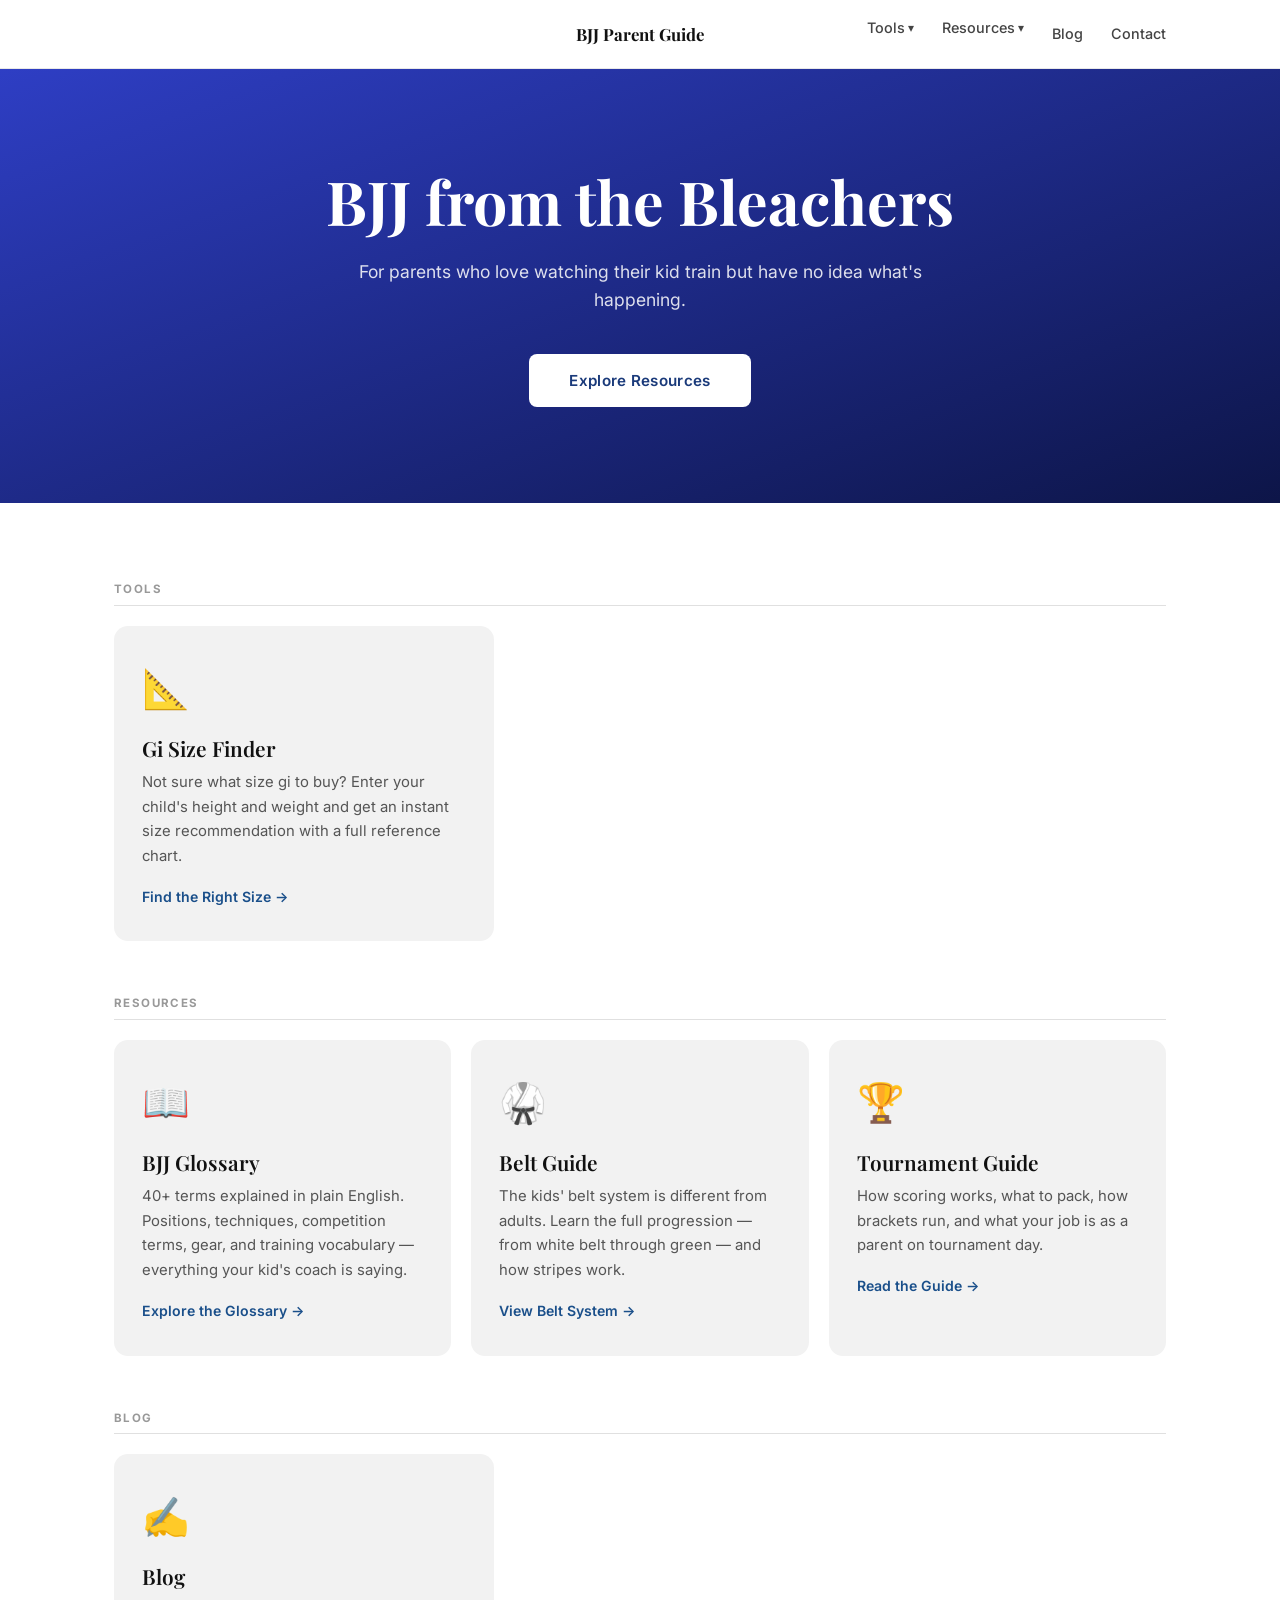
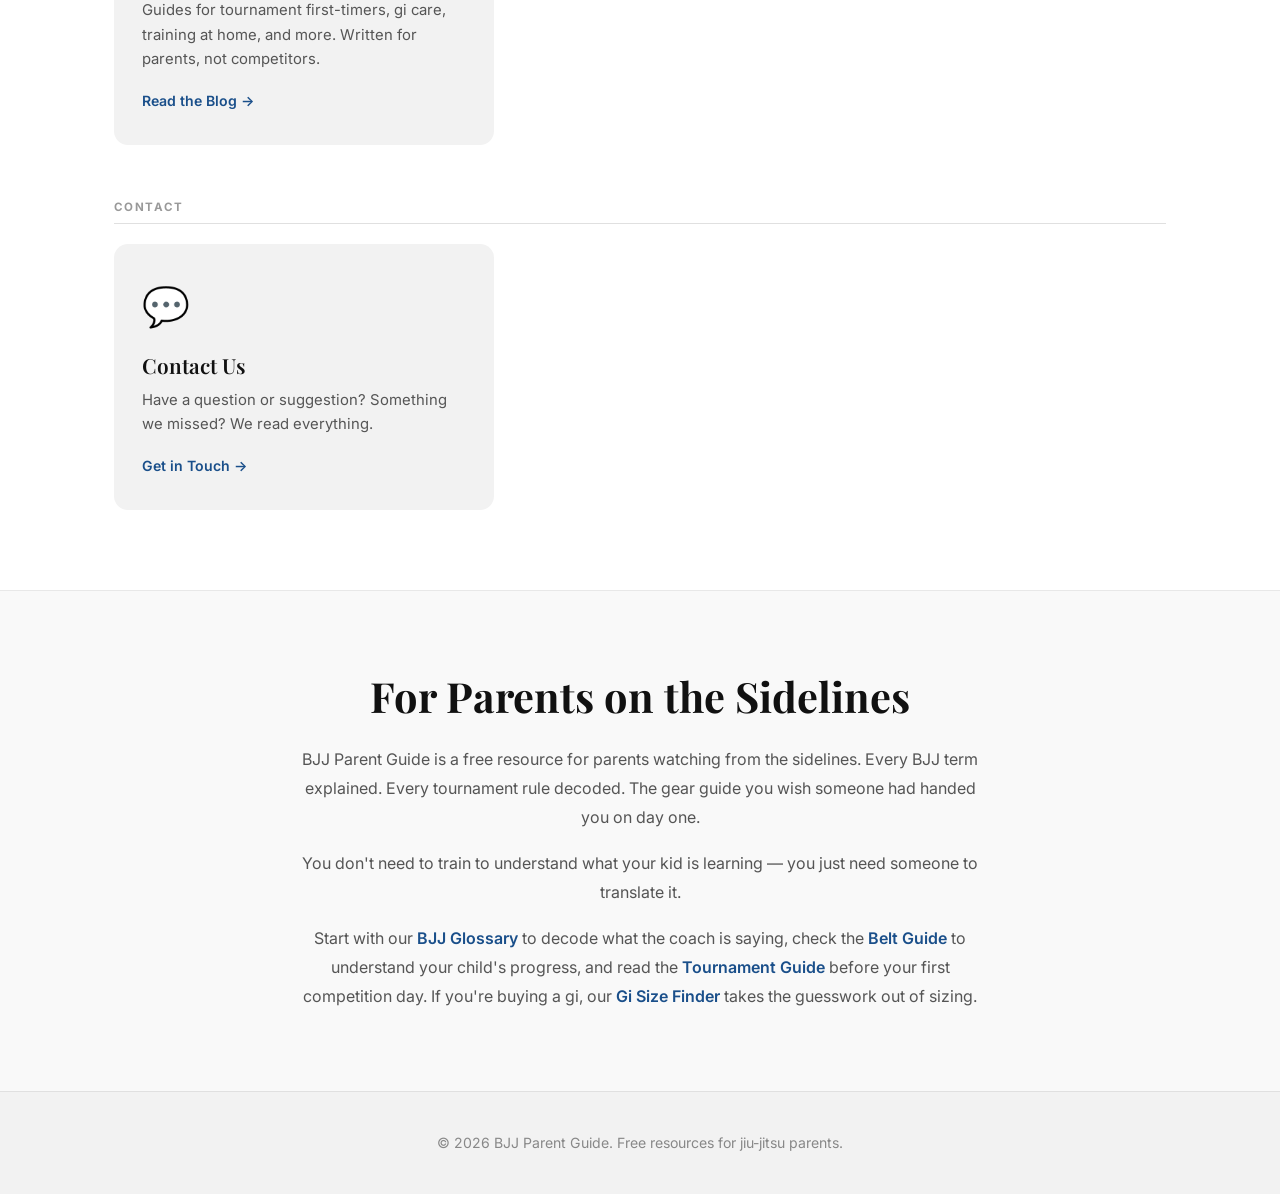
<file: Index.html>
<!DOCTYPE html>
<html lang="en">
<head>
  <meta charset="UTF-8" />
  <meta name="viewport" content="width=device-width, initial-scale=1.0" />
  <title>BJJ Parent Guide | Resources for Jiu-Jitsu Parents</title>
  <meta name="description" content="BJJ Parent Guide is a free resource for parents watching from the sidelines. Every BJJ term explained, every tournament rule decoded, and the gear guide you wish someone had given you on day one." />
  <link rel="stylesheet" href="css/style.css" />
</head>
<body>

  <nav>
    <div class="nav-container">
      <a href="index.html" class="nav-logo">BJJ Parent Guide</a>
      <button class="nav-toggle" aria-label="Toggle menu">&#9776;</button>
      <ul class="nav-links">
        <li class="nav-dropdown">
          <span class="nav-dropdown-toggle">Tools</span>
          <ul class="dropdown-menu">
            <li><a href="gi-size-finder.html">Gi Size Finder</a></li>
          </ul>
        </li>
        <li class="nav-dropdown">
          <span class="nav-dropdown-toggle">Resources</span>
          <ul class="dropdown-menu">
            <li><a href="glossary.html">BJJ Glossary</a></li>
            <li><a href="belts.html">Belt Guide</a></li>
            <li><a href="tournament.html">Tournament Guide</a></li>
          </ul>
        </li>
        <li><a href="blog.html">Blog</a></li>
        <li><a href="contact.html">Contact</a></li>
      </ul>
    </div>
  </nav>

  <!-- Hero -->
  <section class="hero">
    <h1>BJJ from the Bleachers</h1>
    <p>For parents who love watching their kid train but have no idea what's happening.</p>
    <a href="#resources" class="hero-btn">Explore Resources</a>
  </section>

  <!-- Resource Cards -->
  <section class="cards-section" id="resources">

    <!-- Tools -->
    <div class="card-group">
      <h3 class="card-group-label">Tools</h3>
      <div class="cards-grid cards-grid-sm">
        <a href="gi-size-finder.html" class="card card-gi-finder">
          <div class="card-icon">📐</div>
          <h3>Gi Size Finder</h3>
          <p>Not sure what size gi to buy? Enter your child's height and weight and get an instant size recommendation with a full reference chart.</p>
          <span class="card-arrow">Find the Right Size →</span>
        </a>
      </div>
    </div>

    <!-- Resources -->
    <div class="card-group">
      <h3 class="card-group-label">Resources</h3>
      <div class="cards-grid">
        <a href="glossary.html" class="card card-glossary">
          <div class="card-icon">📖</div>
          <h3>BJJ Glossary</h3>
          <p>40+ terms explained in plain English. Positions, techniques, competition terms, gear, and training vocabulary — everything your kid's coach is saying.</p>
          <span class="card-arrow">Explore the Glossary →</span>
        </a>
        <a href="belts.html" class="card card-belts">
          <div class="card-icon">🥋</div>
          <h3>Belt Guide</h3>
          <p>The kids' belt system is different from adults. Learn the full progression — from white belt through green — and how stripes work.</p>
          <span class="card-arrow">View Belt System →</span>
        </a>
        <a href="tournament.html" class="card card-tournament">
          <div class="card-icon">🏆</div>
          <h3>Tournament Guide</h3>
          <p>How scoring works, what to pack, how brackets run, and what your job is as a parent on tournament day.</p>
          <span class="card-arrow">Read the Guide →</span>
        </a>
      </div>
    </div>

    <!-- Blog -->
    <div class="card-group">
      <h3 class="card-group-label">Blog</h3>
      <div class="cards-grid cards-grid-sm">
        <a href="blog.html" class="card card-blog">
          <div class="card-icon">✍️</div>
          <h3>Blog</h3>
          <p>Guides for tournament first-timers, gi care, training at home, and more. Written for parents, not competitors.</p>
          <span class="card-arrow">Read the Blog →</span>
        </a>
      </div>
    </div>

    <!-- Contact -->
    <div class="card-group">
      <h3 class="card-group-label">Contact</h3>
      <div class="cards-grid cards-grid-sm">
        <a href="contact.html" class="card card-contact">
          <div class="card-icon">💬</div>
          <h3>Contact Us</h3>
          <p>Have a question or suggestion? Something we missed? We read everything.</p>
          <span class="card-arrow">Get in Touch →</span>
        </a>
      </div>
    </div>

  </section>

  <!-- About section -->
  <section class="home-about">
    <div class="home-about-inner">
      <h2>For Parents on the Sidelines</h2>
      <p>BJJ Parent Guide is a free resource for parents watching from the sidelines. Every BJJ term explained. Every tournament rule decoded. The gear guide you wish someone had handed you on day one.</p>
      <p>You don't need to train to understand what your kid is learning — you just need someone to translate it.</p>
      <p>Start with our <a href="glossary.html">BJJ Glossary</a> to decode what the coach is saying, check the <a href="belts.html">Belt Guide</a> to understand your child's progress, and read the <a href="tournament.html">Tournament Guide</a> before your first competition day. If you're buying a gi, our <a href="gi-size-finder.html">Gi Size Finder</a> takes the guesswork out of sizing.</p>
    </div>
  </section>

  <footer>
    <p>&copy; <span id="copyrightYear"></span> BJJ Parent Guide. Free resources for jiu-jitsu parents.</p>
  </footer>

  <script src="js/script.js"></script>
</body>
</html>
</file>
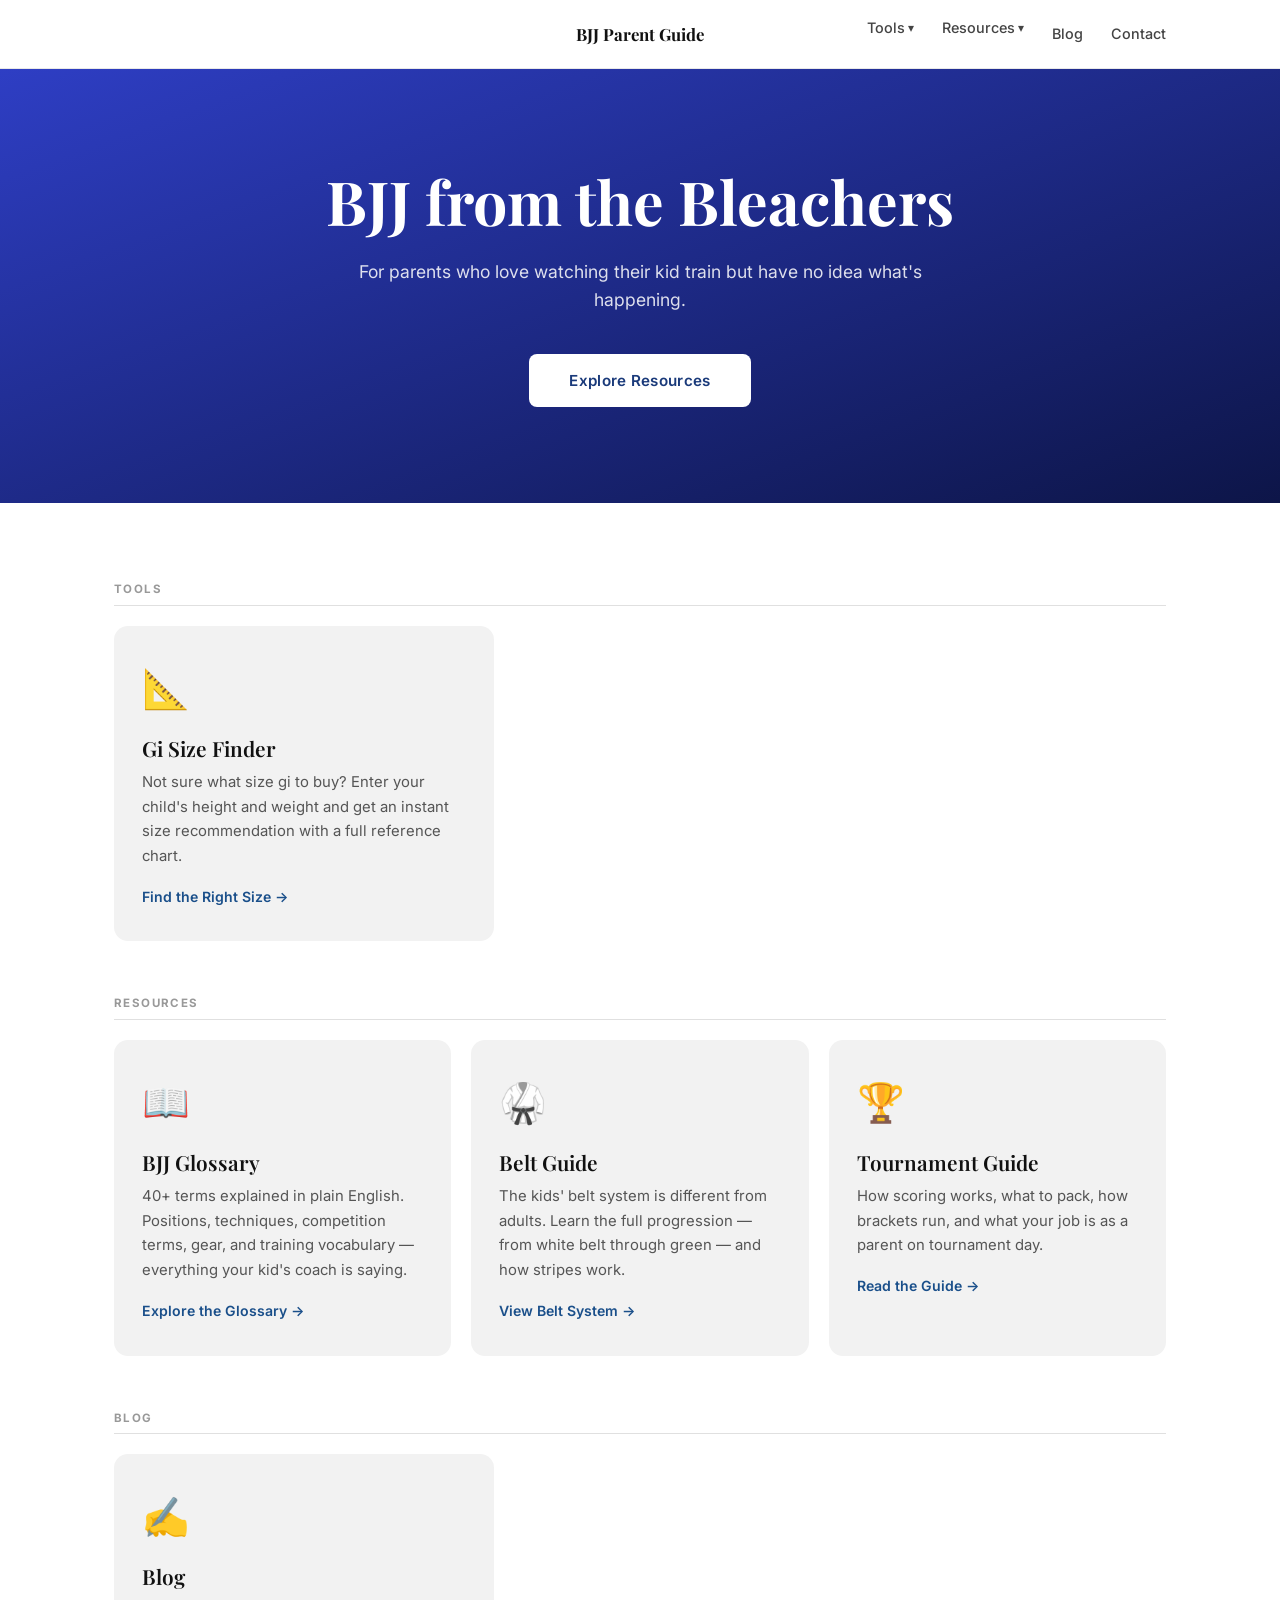
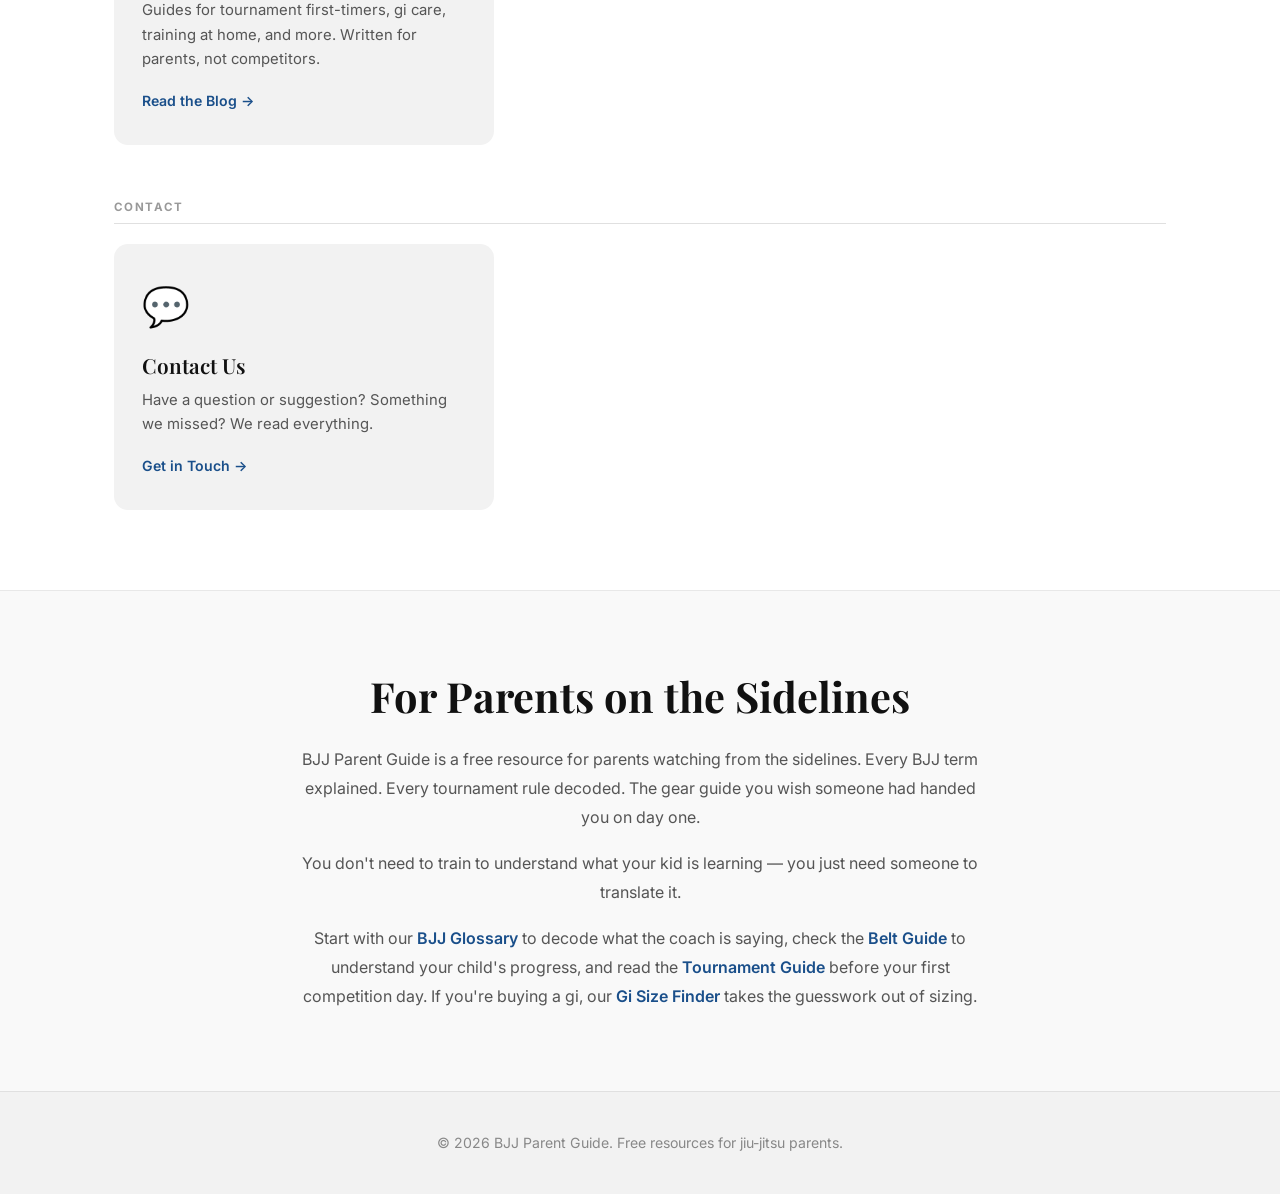
<file: index.html>
<!DOCTYPE html>
<html lang="en">
<head>
  <meta charset="UTF-8" />
  <meta name="viewport" content="width=device-width, initial-scale=1.0" />
  <title>BJJ Parent Guide | Resources for Jiu-Jitsu Parents</title>
  <meta name="description" content="BJJ Parent Guide is a free resource for parents watching from the sidelines. Every BJJ term explained, every tournament rule decoded, and the gear guide you wish someone had given you on day one." />
  <link rel="stylesheet" href="css/style.css" />
</head>
<body>

  <nav>
    <div class="nav-container">
      <a href="index.html" class="nav-logo">BJJ Parent Guide</a>
      <button class="nav-toggle" aria-label="Toggle menu">&#9776;</button>
      <ul class="nav-links">
        <li class="nav-dropdown">
          <span class="nav-dropdown-toggle">Tools</span>
          <ul class="dropdown-menu">
            <li><a href="gi-size-finder.html">Gi Size Finder</a></li>
          </ul>
        </li>
        <li class="nav-dropdown">
          <span class="nav-dropdown-toggle">Resources</span>
          <ul class="dropdown-menu">
            <li><a href="glossary.html">BJJ Glossary</a></li>
            <li><a href="belts.html">Belt Guide</a></li>
            <li><a href="tournament.html">Tournament Guide</a></li>
            <li><a href="articles.html">Articles Worth Reading</a></li>
          </ul>
        </li>
        <li><a href="blog.html">Blog</a></li>
        <li><a href="contact.html">Contact</a></li>
      </ul>
    </div>
  </nav>

  <!-- Hero -->
  <section class="hero">
    <h1>BJJ from the Bleachers</h1>
    <p>For parents who love watching their kid train but have no idea what's happening.</p>
    <a href="#resources" class="hero-btn">Explore Resources</a>
  </section>

  <!-- Resource Cards -->
  <section class="cards-section" id="resources">

    <!-- Tools -->
    <div class="card-group">
      <h3 class="card-group-label">Tools</h3>
      <div class="cards-grid cards-grid-sm">
        <a href="gi-size-finder.html" class="card card-gi-finder">
          <div class="card-icon">📐</div>
          <h3>Gi Size Finder</h3>
          <p>Not sure what size gi to buy? Enter your child's height and weight and get an instant size recommendation with a full reference chart.</p>
          <span class="card-arrow">Find the Right Size →</span>
        </a>
      </div>
    </div>

    <!-- Resources -->
    <div class="card-group">
      <h3 class="card-group-label">Resources</h3>
      <div class="cards-grid">
        <a href="glossary.html" class="card card-glossary">
          <div class="card-icon">📖</div>
          <h3>BJJ Glossary</h3>
          <p>40+ terms explained in plain English. Positions, techniques, competition terms, gear, and training vocabulary — everything your kid's coach is saying.</p>
          <span class="card-arrow">Explore the Glossary →</span>
        </a>
        <a href="belts.html" class="card card-belts">
          <div class="card-icon">🥋</div>
          <h3>Belt Guide</h3>
          <p>The kids' belt system is different from adults. Learn the full progression — from white belt through green — and how stripes work.</p>
          <span class="card-arrow">View Belt System →</span>
        </a>
        <a href="tournament.html" class="card card-tournament">
          <div class="card-icon">🏆</div>
          <h3>Tournament Guide</h3>
          <p>How scoring works, what to pack, how brackets run, and what your job is as a parent on tournament day.</p>
          <span class="card-arrow">Read the Guide →</span>
        </a>
      </div>
    </div>

    <!-- Blog -->
    <div class="card-group">
      <h3 class="card-group-label">Blog</h3>
      <div class="cards-grid cards-grid-sm">
        <a href="blog.html" class="card card-blog">
          <div class="card-icon">✍️</div>
          <h3>Blog</h3>
          <p>Guides for tournament first-timers, gi care, training at home, and more. Written for parents, not competitors.</p>
          <span class="card-arrow">Read the Blog →</span>
        </a>
      </div>
    </div>

    <!-- Contact -->
    <div class="card-group">
      <h3 class="card-group-label">Contact</h3>
      <div class="cards-grid cards-grid-sm">
        <a href="contact.html" class="card card-contact">
          <div class="card-icon">💬</div>
          <h3>Contact Us</h3>
          <p>Have a question or suggestion? Something we missed? We read everything.</p>
          <span class="card-arrow">Get in Touch →</span>
        </a>
      </div>
    </div>

  </section>

  <!-- About section -->
  <section class="home-about">
    <div class="home-about-inner">
      <h2>For Parents on the Sidelines</h2>
      <p>BJJ Parent Guide is a free resource for parents watching from the sidelines. Every BJJ term explained. Every tournament rule decoded. The gear guide you wish someone had handed you on day one.</p>
      <p>You don't need to train to understand what your kid is learning — you just need someone to translate it.</p>
      <p>Start with our <a href="glossary.html">BJJ Glossary</a> to decode what the coach is saying, check the <a href="belts.html">Belt Guide</a> to understand your child's progress, and read the <a href="tournament.html">Tournament Guide</a> before your first competition day. If you're buying a gi, our <a href="gi-size-finder.html">Gi Size Finder</a> takes the guesswork out of sizing.</p>
    </div>
  </section>

  <footer>
    <p>&copy; <span id="copyrightYear"></span> BJJ Parent Guide. Free resources for jiu-jitsu parents.</p>
  </footer>

  <script src="js/script.js"></script>
</body>
</html>
</file>
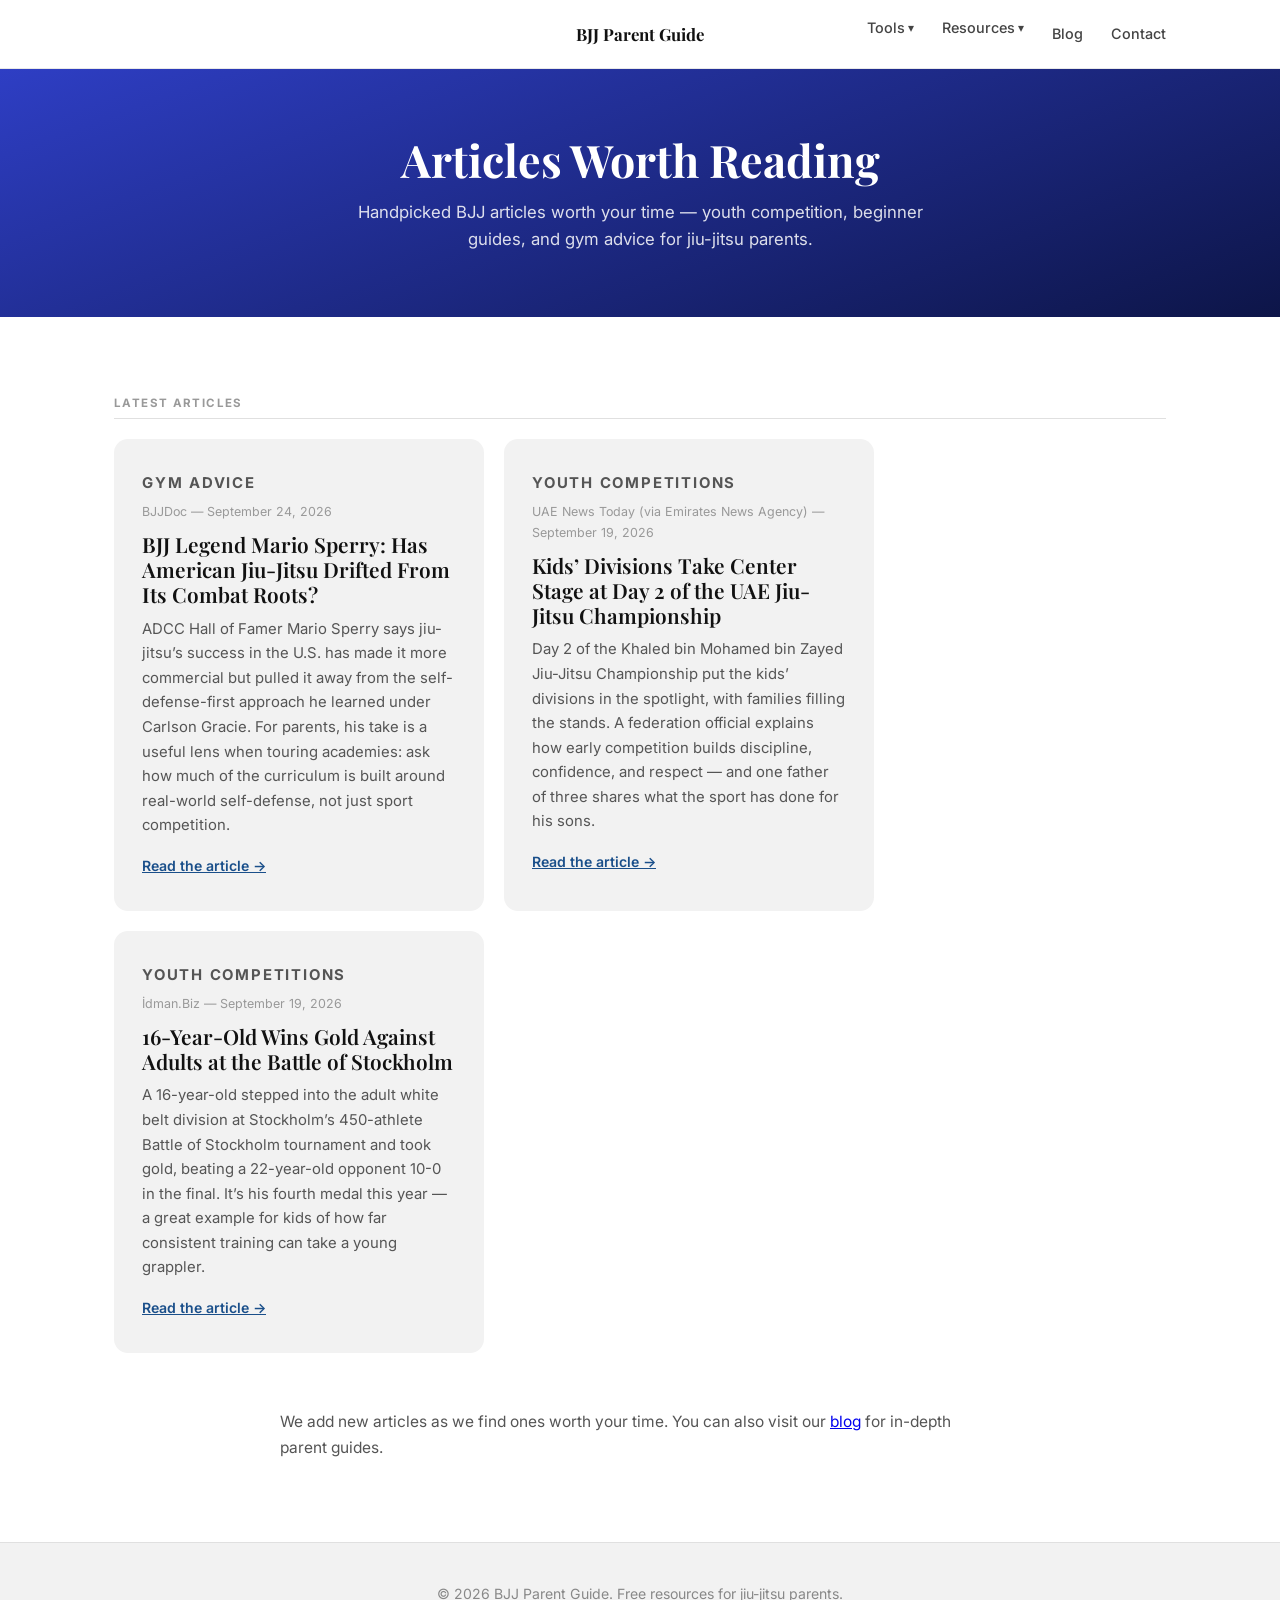
<file: articles.html>
<!DOCTYPE html>
<html lang="en">
<head>
  <meta charset="UTF-8" />
  <meta name="viewport" content="width=device-width, initial-scale=1.0" />
  <title>Articles Worth Reading | BJJ Parent Guide</title>
  <meta name="description" content="Handpicked BJJ articles worth your time: youth competition, beginner guides, gym advice, and parenting topics, curated for jiu-jitsu parents." />
  <link rel="stylesheet" href="css/style.css" />
</head>
<body>

  <nav>
    <div class="nav-container">
      <a href="index.html" class="nav-logo">BJJ Parent Guide</a>
      <button class="nav-toggle" aria-label="Toggle menu">&#9776;</button>
      <ul class="nav-links">
        <li class="nav-dropdown">
          <span class="nav-dropdown-toggle">Tools</span>
          <ul class="dropdown-menu">
            <li><a href="gi-size-finder.html">Gi Size Finder</a></li>
          </ul>
        </li>
        <li class="nav-dropdown">
          <span class="nav-dropdown-toggle">Resources</span>
          <ul class="dropdown-menu">
            <li><a href="glossary.html">BJJ Glossary</a></li>
            <li><a href="belts.html">Belt Guide</a></li>
            <li><a href="tournament.html">Tournament Guide</a></li>
            <li><a href="articles.html">Articles Worth Reading</a></li>
          </ul>
        </li>
        <li><a href="blog.html">Blog</a></li>
        <li><a href="contact.html">Contact</a></li>
      </ul>
    </div>
  </nav>

  <header class="page-header">
    <h1>Articles Worth Reading</h1>
    <p>Handpicked BJJ articles worth your time &mdash; youth competition, beginner guides, and gym advice for jiu-jitsu parents.</p>
  </header>

  <section class="cards-section">

    <div class="card-group">
      <h3 class="card-group-label">Latest Articles</h3>
      <div class="cards-grid cards-grid-md">

        <div class="card card-blog">
          <p class="card-group-label" style="border-bottom:none;padding-bottom:0;margin-bottom:0.4rem;">Gym Advice</p>
          <p style="font-size:0.78rem;color:#999;margin-bottom:0.6rem;">BJJDoc &mdash; September 24, 2026</p>
          <h3>BJJ Legend Mario Sperry: Has American Jiu-Jitsu Drifted From Its Combat Roots?</h3>
          <p>ADCC Hall of Famer Mario Sperry says jiu-jitsu&rsquo;s success in the U.S. has made it more commercial but pulled it away from the self-defense-first approach he learned under Carlson Gracie. For parents, his take is a useful lens when touring academies: ask how much of the curriculum is built around real-world self-defense, not just sport competition.</p>
          <a href="https://bjjdoc.com/2026/09/24/bjj-legend-blames-american-martial-arts-culture-for-commercialization-of-jiu-jitsu/" class="card-arrow" target="_blank" rel="noopener">Read the article &rarr;</a>
        </div>

        <div class="card card-blog">
          <p class="card-group-label" style="border-bottom:none;padding-bottom:0;margin-bottom:0.4rem;">Youth Competitions</p>
          <p style="font-size:0.78rem;color:#999;margin-bottom:0.6rem;">UAE News Today (via Emirates News Agency) &mdash; September 19, 2026</p>
          <h3>Kids&rsquo; Divisions Take Center Stage at Day 2 of the UAE Jiu-Jitsu Championship</h3>
          <p>Day 2 of the Khaled bin Mohamed bin Zayed Jiu-Jitsu Championship put the kids&rsquo; divisions in the spotlight, with families filling the stands. A federation official explains how early competition builds discipline, confidence, and respect &mdash; and one father of three shares what the sport has done for his sons.</p>
          <a href="https://uaenewstoday.com/baniyas-maintains-lead-on-day-2-of-round-7-of-khaled-bin-mohamed-bin-zayed-jiu-jitsu-championship/" class="card-arrow" target="_blank" rel="noopener">Read the article &rarr;</a>
        </div>


        <div class="card card-blog">
          <p class="card-group-label" style="border-bottom:none;padding-bottom:0;margin-bottom:0.4rem;">Youth Competitions</p>
          <p style="font-size:0.78rem;color:#999;margin-bottom:0.6rem;">&#304;dman.Biz &mdash; September 19, 2026</p>
          <h3>16-Year-Old Wins Gold Against Adults at the Battle of Stockholm</h3>
          <p>A 16-year-old stepped into the adult white belt division at Stockholm&rsquo;s 450-athlete Battle of Stockholm tournament and took gold, beating a 22-year-old opponent 10-0 in the final. It&rsquo;s his fourth medal this year &mdash; a great example for kids of how far consistent training can take a young grappler.</p>
          <a href="https://www.idman.biz/en/news/other/157012" class="card-arrow" target="_blank" rel="noopener">Read the article &rarr;</a>
        </div>

      </div>
    </div>

    <p style="max-width:720px;margin:2rem auto 0;color:#555;font-size:0.97rem;line-height:1.7;">We add new articles as we find ones worth your time. You can also visit our <a href="blog.html">blog</a> for in-depth parent guides.</p>

  </section>

  <footer>
    <p>&copy; <span id="copyrightYear"></span> BJJ Parent Guide. Free resources for jiu-jitsu parents.</p>
  </footer>

  <script src="js/script.js"></script>
</body>
</html>
</file>
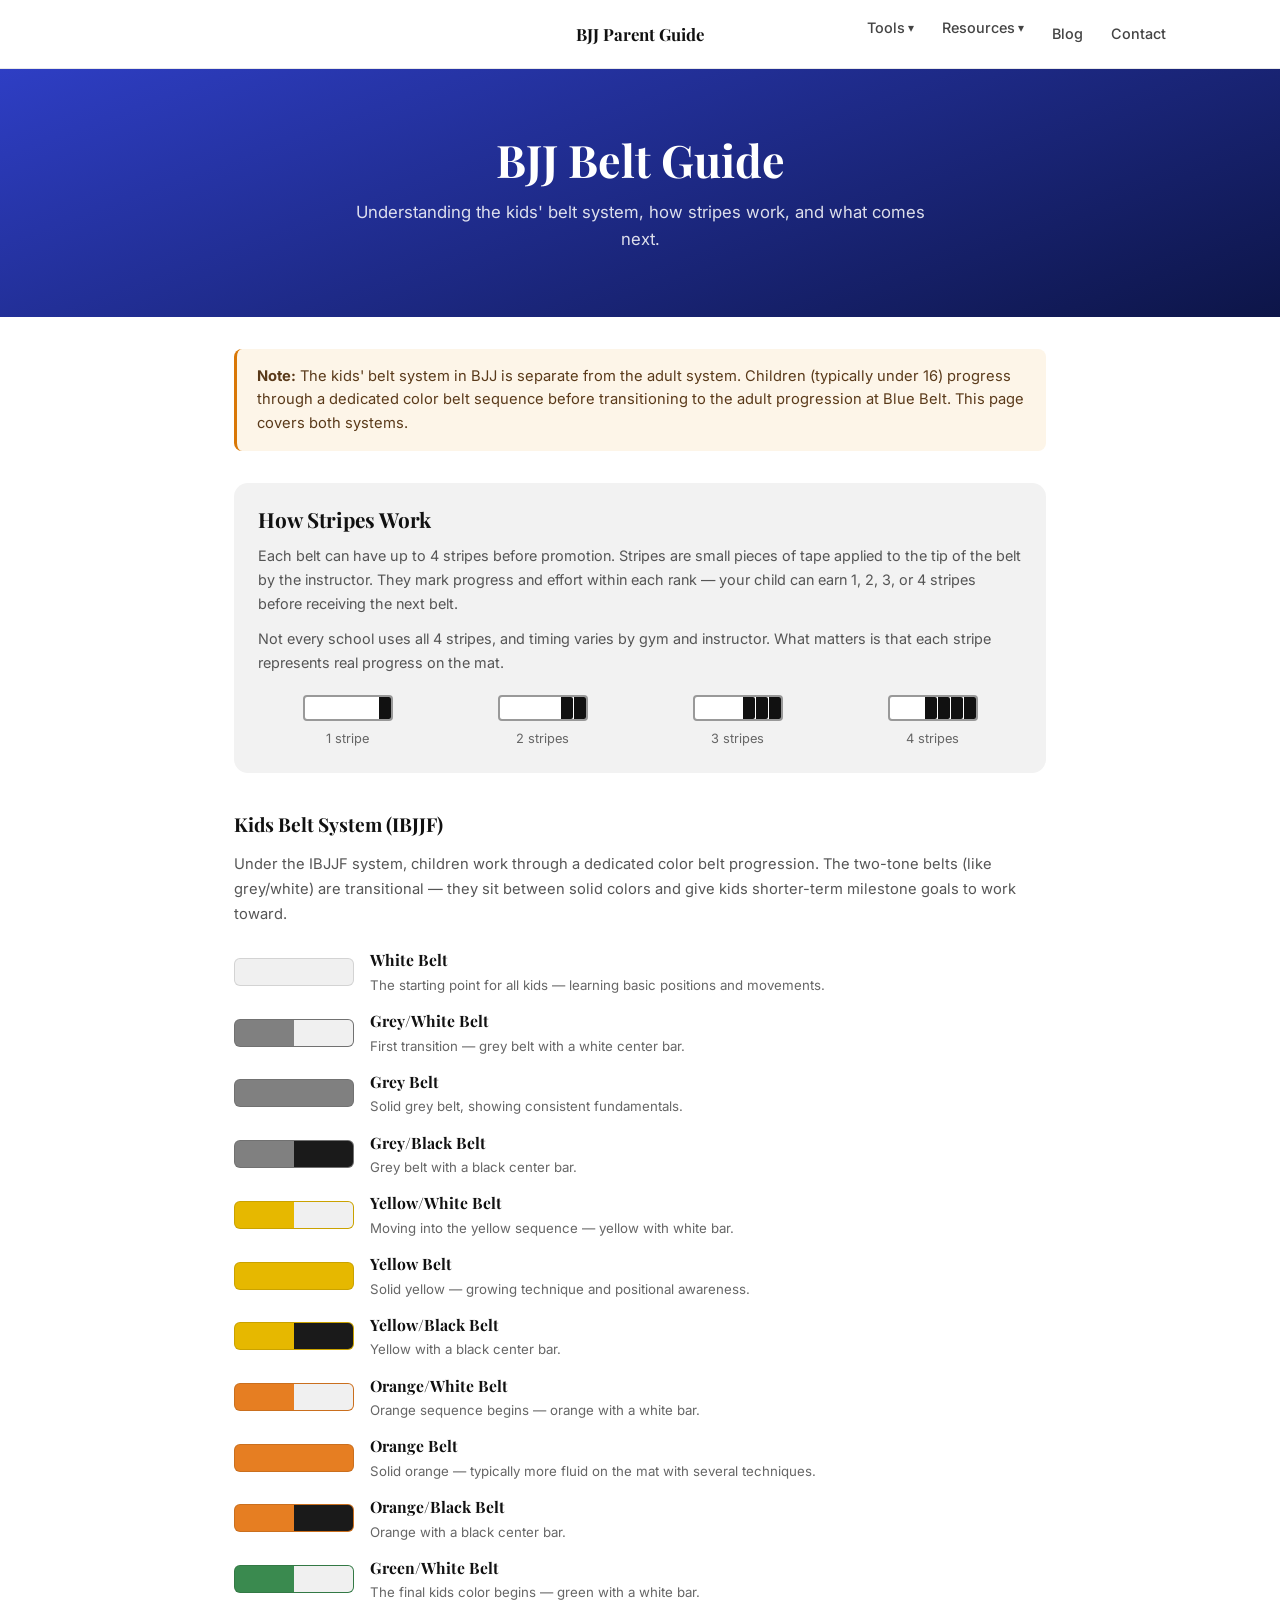
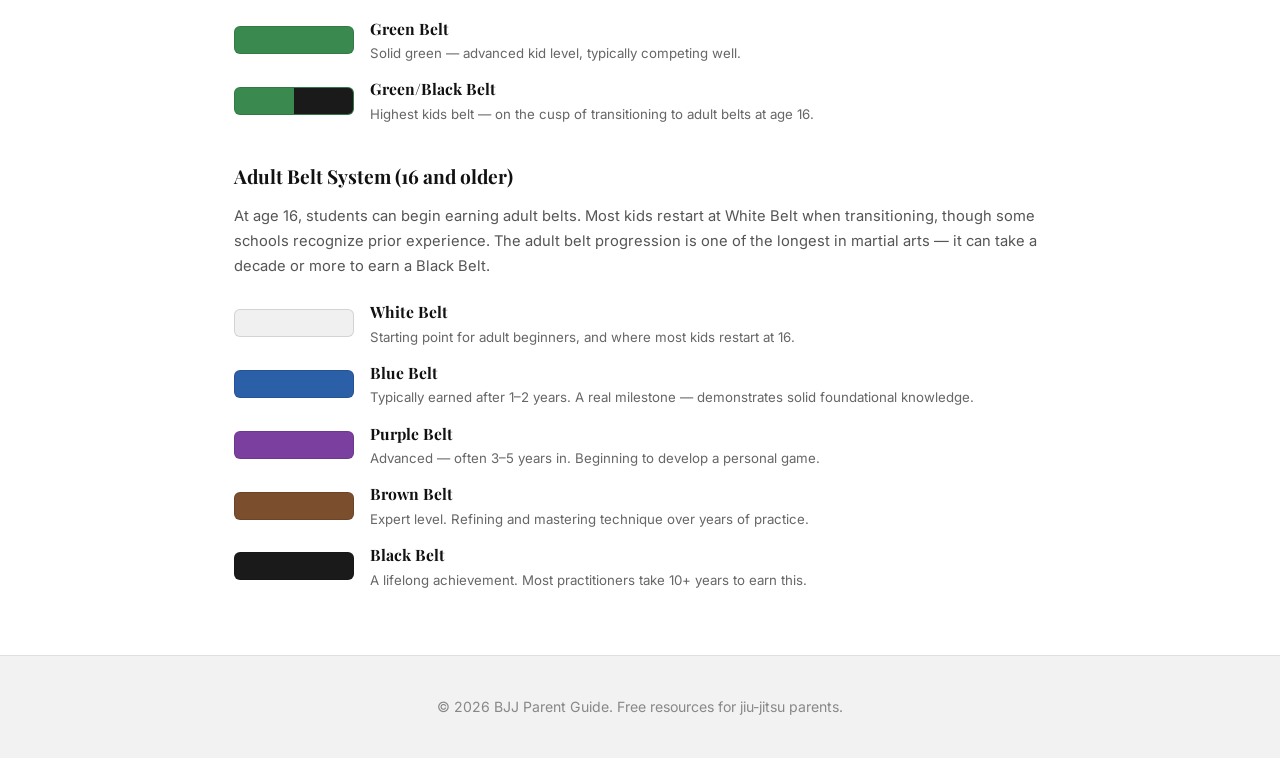
<file: belts.html>
<!DOCTYPE html>
<html lang="en">
<head>
  <meta charset="UTF-8" />
  <meta name="viewport" content="width=device-width, initial-scale=1.0" />
  <title>BJJ Belt Guide for Kids | BJJ Parent Guide</title>
  <meta name="description" content="A complete guide to the BJJ kids belt system — from white to green — plus the adult belt progression and a printable promotion tracker." />
  <link rel="stylesheet" href="css/style.css" />
</head>
<body>

  <nav>
    <div class="nav-container">
      <a href="index.html" class="nav-logo">BJJ Parent Guide</a>
      <button class="nav-toggle" aria-label="Toggle menu">&#9776;</button>
      <ul class="nav-links">
        <li class="nav-dropdown">
          <span class="nav-dropdown-toggle">Tools</span>
          <ul class="dropdown-menu">
            <li><a href="gi-size-finder.html">Gi Size Finder</a></li>
          </ul>
        </li>
        <li class="nav-dropdown">
          <span class="nav-dropdown-toggle">Resources</span>
          <ul class="dropdown-menu">
            <li><a href="glossary.html">BJJ Glossary</a></li>
            <li><a href="belts.html">Belt Guide</a></li>
            <li><a href="tournament.html">Tournament Guide</a></li>
            <li><a href="articles.html">Articles Worth Reading</a></li>
          </ul>
        </li>
        <li><a href="blog.html">Blog</a></li>
        <li><a href="contact.html">Contact</a></li>
      </ul>
    </div>
  </nav>

  <header class="page-header">
    <h1>BJJ Belt Guide</h1>
    <p>Understanding the kids' belt system, how stripes work, and what comes next.</p>
  </header>

  <div class="belts-container">

    <div class="belt-system-note">
      <strong>Note:</strong> The kids' belt system in BJJ is separate from the adult system. Children (typically under 16) progress through a dedicated color belt sequence before transitioning to the adult progression at Blue Belt. This page covers both systems.
    </div>

    <!-- Stripes Explainer -->
    <div class="stripe-explainer">
      <h2>How Stripes Work</h2>
      <p>Each belt can have up to 4 stripes before promotion. Stripes are small pieces of tape applied to the tip of the belt by the instructor. They mark progress and effort within each rank — your child can earn 1, 2, 3, or 4 stripes before receiving the next belt.</p>
      <p>Not every school uses all 4 stripes, and timing varies by gym and instructor. What matters is that each stripe represents real progress on the mat.</p>
      <div class="stripe-demo">
        <div class="stripe-demo-item">
          <div class="stripe-belt"><span class="stripe"></span></div>
          <span class="stripe-label">1 stripe</span>
        </div>
        <div class="stripe-demo-item">
          <div class="stripe-belt"><span class="stripe"></span><span class="stripe stripe-2"></span></div>
          <span class="stripe-label">2 stripes</span>
        </div>
        <div class="stripe-demo-item">
          <div class="stripe-belt"><span class="stripe"></span><span class="stripe stripe-2"></span><span class="stripe stripe-3"></span></div>
          <span class="stripe-label">3 stripes</span>
        </div>
        <div class="stripe-demo-item">
          <div class="stripe-belt"><span class="stripe"></span><span class="stripe stripe-2"></span><span class="stripe stripe-3"></span><span class="stripe stripe-4"></span></div>
          <span class="stripe-label">4 stripes</span>
        </div>
      </div>
    </div>

    <!-- Kids Belt System -->
    <h2 class="belt-section-heading">Kids Belt System (IBJJF)</h2>
    <p style="font-size:.92rem;color:#555;margin-bottom:1.25rem;line-height:1.7;">Under the IBJJF system, children work through a dedicated color belt progression. The two-tone belts (like grey/white) are transitional — they sit between solid colors and give kids shorter-term milestone goals to work toward.</p>

    <div class="belt-track">
      <div class="belt-row">
        <div class="belt-bar belt-bar-white"></div>
        <div class="belt-info">
          <div class="belt-name">White Belt</div>
          <div class="belt-note">The starting point for all kids — learning basic positions and movements.</div>
        </div>
      </div>
      <div class="belt-row">
        <div class="belt-bar belt-bar-grey belt-bar-half belt-bar-grey-white"></div>
        <div class="belt-info">
          <div class="belt-name">Grey/White Belt</div>
          <div class="belt-note">First transition — grey belt with a white center bar.</div>
        </div>
      </div>
      <div class="belt-row">
        <div class="belt-bar belt-bar-grey"></div>
        <div class="belt-info">
          <div class="belt-name">Grey Belt</div>
          <div class="belt-note">Solid grey belt, showing consistent fundamentals.</div>
        </div>
      </div>
      <div class="belt-row">
        <div class="belt-bar belt-bar-grey belt-bar-half belt-bar-grey-black"></div>
        <div class="belt-info">
          <div class="belt-name">Grey/Black Belt</div>
          <div class="belt-note">Grey belt with a black center bar.</div>
        </div>
      </div>
      <div class="belt-row">
        <div class="belt-bar belt-bar-yellow belt-bar-half belt-bar-yellow-white"></div>
        <div class="belt-info">
          <div class="belt-name">Yellow/White Belt</div>
          <div class="belt-note">Moving into the yellow sequence — yellow with white bar.</div>
        </div>
      </div>
      <div class="belt-row">
        <div class="belt-bar belt-bar-yellow"></div>
        <div class="belt-info">
          <div class="belt-name">Yellow Belt</div>
          <div class="belt-note">Solid yellow — growing technique and positional awareness.</div>
        </div>
      </div>
      <div class="belt-row">
        <div class="belt-bar belt-bar-yellow belt-bar-half belt-bar-yellow-black"></div>
        <div class="belt-info">
          <div class="belt-name">Yellow/Black Belt</div>
          <div class="belt-note">Yellow with a black center bar.</div>
        </div>
      </div>
      <div class="belt-row">
        <div class="belt-bar belt-bar-orange belt-bar-half belt-bar-orange-white"></div>
        <div class="belt-info">
          <div class="belt-name">Orange/White Belt</div>
          <div class="belt-note">Orange sequence begins — orange with a white bar.</div>
        </div>
      </div>
      <div class="belt-row">
        <div class="belt-bar belt-bar-orange"></div>
        <div class="belt-info">
          <div class="belt-name">Orange Belt</div>
          <div class="belt-note">Solid orange — typically more fluid on the mat with several techniques.</div>
        </div>
      </div>
      <div class="belt-row">
        <div class="belt-bar belt-bar-orange belt-bar-half belt-bar-orange-black"></div>
        <div class="belt-info">
          <div class="belt-name">Orange/Black Belt</div>
          <div class="belt-note">Orange with a black center bar.</div>
        </div>
      </div>
      <div class="belt-row">
        <div class="belt-bar belt-bar-green belt-bar-half belt-bar-green-white"></div>
        <div class="belt-info">
          <div class="belt-name">Green/White Belt</div>
          <div class="belt-note">The final kids color begins — green with a white bar.</div>
        </div>
      </div>
      <div class="belt-row">
        <div class="belt-bar belt-bar-green"></div>
        <div class="belt-info">
          <div class="belt-name">Green Belt</div>
          <div class="belt-note">Solid green — advanced kid level, typically competing well.</div>
        </div>
      </div>
      <div class="belt-row">
        <div class="belt-bar belt-bar-green belt-bar-half belt-bar-green-black"></div>
        <div class="belt-info">
          <div class="belt-name">Green/Black Belt</div>
          <div class="belt-note">Highest kids belt — on the cusp of transitioning to adult belts at age 16.</div>
        </div>
      </div>
    </div>

    <!-- Adult Belt System -->
    <h2 class="belt-section-heading">Adult Belt System (16 and older)</h2>
    <p style="font-size:.92rem;color:#555;margin-bottom:1.25rem;line-height:1.7;">At age 16, students can begin earning adult belts. Most kids restart at White Belt when transitioning, though some schools recognize prior experience. The adult belt progression is one of the longest in martial arts — it can take a decade or more to earn a Black Belt.</p>

    <div class="belt-track">
      <div class="belt-row">
        <div class="belt-bar belt-bar-white"></div>
        <div class="belt-info">
          <div class="belt-name">White Belt</div>
          <div class="belt-note">Starting point for adult beginners, and where most kids restart at 16.</div>
        </div>
      </div>
      <div class="belt-row">
        <div class="belt-bar belt-bar-blue"></div>
        <div class="belt-info">
          <div class="belt-name">Blue Belt</div>
          <div class="belt-note">Typically earned after 1–2 years. A real milestone — demonstrates solid foundational knowledge.</div>
        </div>
      </div>
      <div class="belt-row">
        <div class="belt-bar belt-bar-purple"></div>
        <div class="belt-info">
          <div class="belt-name">Purple Belt</div>
          <div class="belt-note">Advanced — often 3–5 years in. Beginning to develop a personal game.</div>
        </div>
      </div>
      <div class="belt-row">
        <div class="belt-bar belt-bar-brown"></div>
        <div class="belt-info">
          <div class="belt-name">Brown Belt</div>
          <div class="belt-note">Expert level. Refining and mastering technique over years of practice.</div>
        </div>
      </div>
      <div class="belt-row">
        <div class="belt-bar belt-bar-black"></div>
        <div class="belt-info">
          <div class="belt-name">Black Belt</div>
          <div class="belt-note">A lifelong achievement. Most practitioners take 10+ years to earn this.</div>
        </div>
      </div>
    </div>


  </div><!-- end .belts-container -->

  <footer>
    <p>&copy; <span id="copyrightYear"></span> BJJ Parent Guide. Free resources for jiu-jitsu parents.</p>
  </footer>

  <script src="js/script.js"></script>
</body>
</html>
</file>
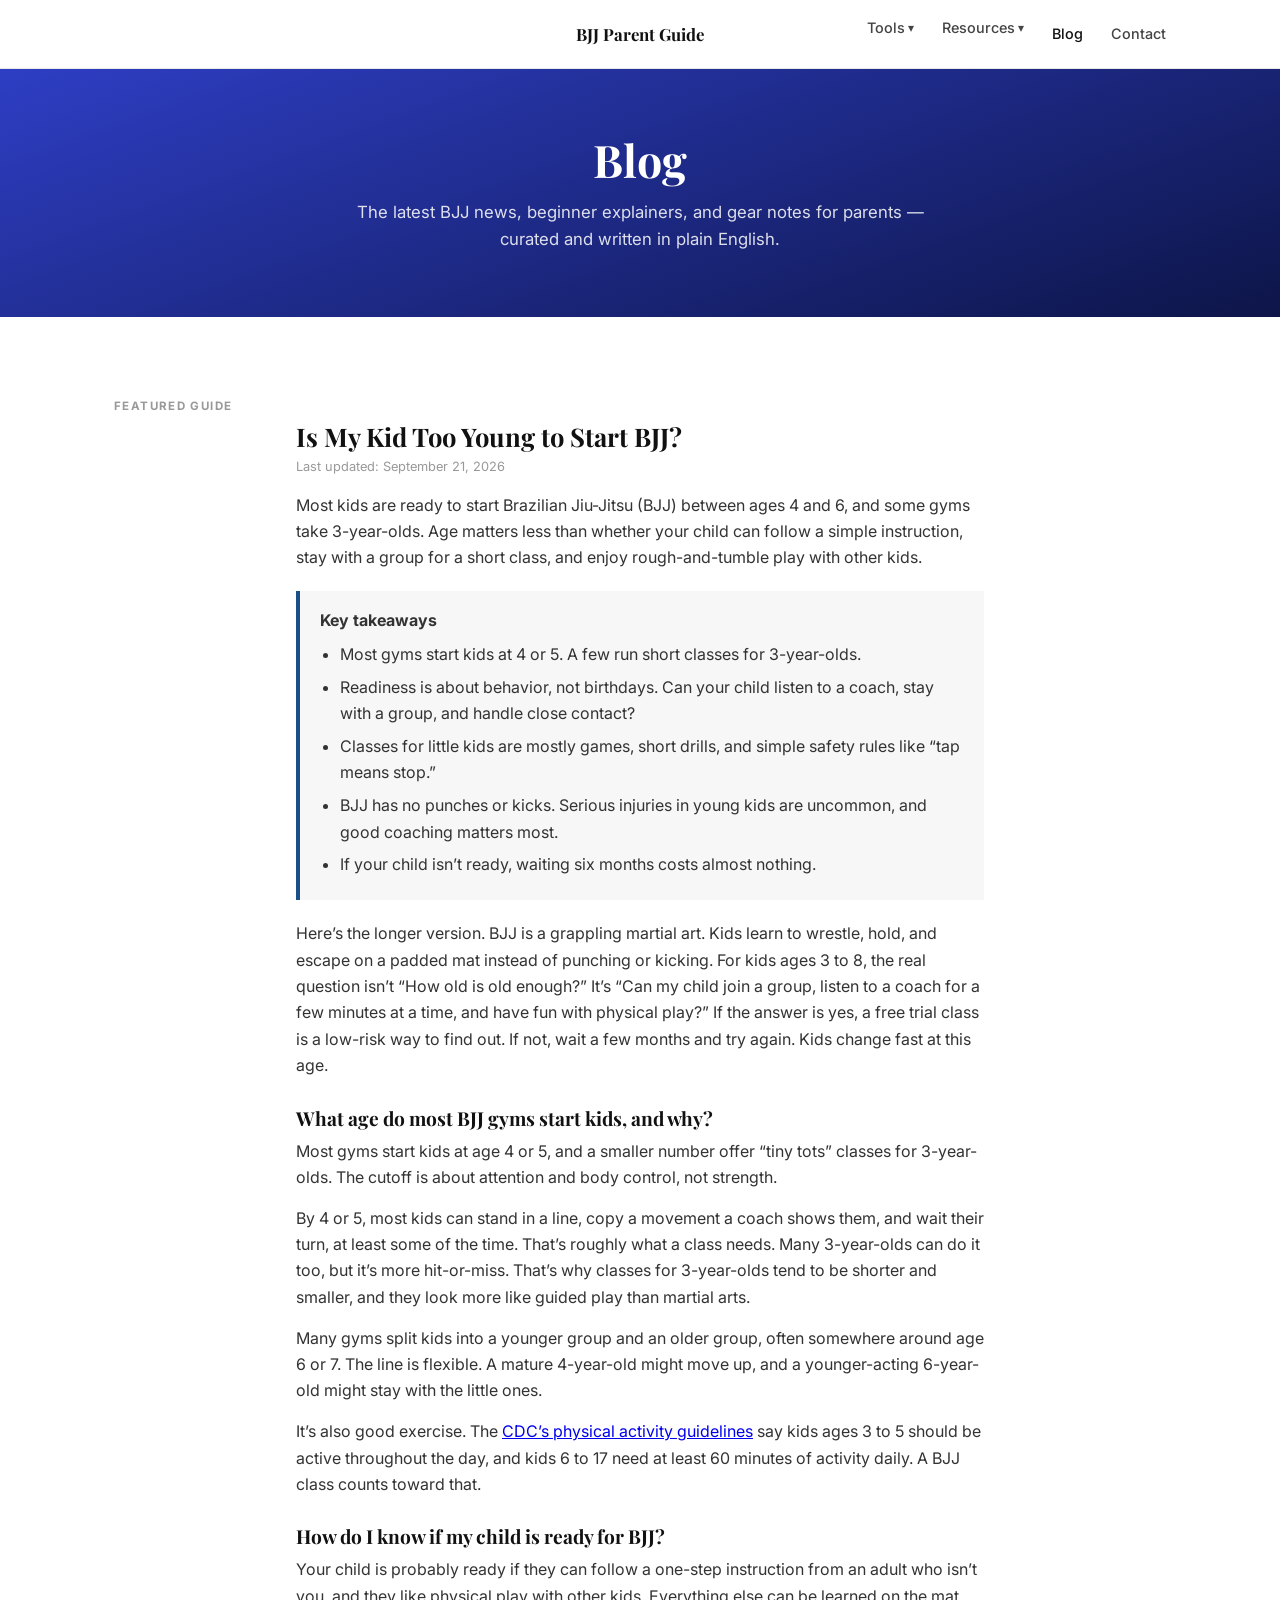
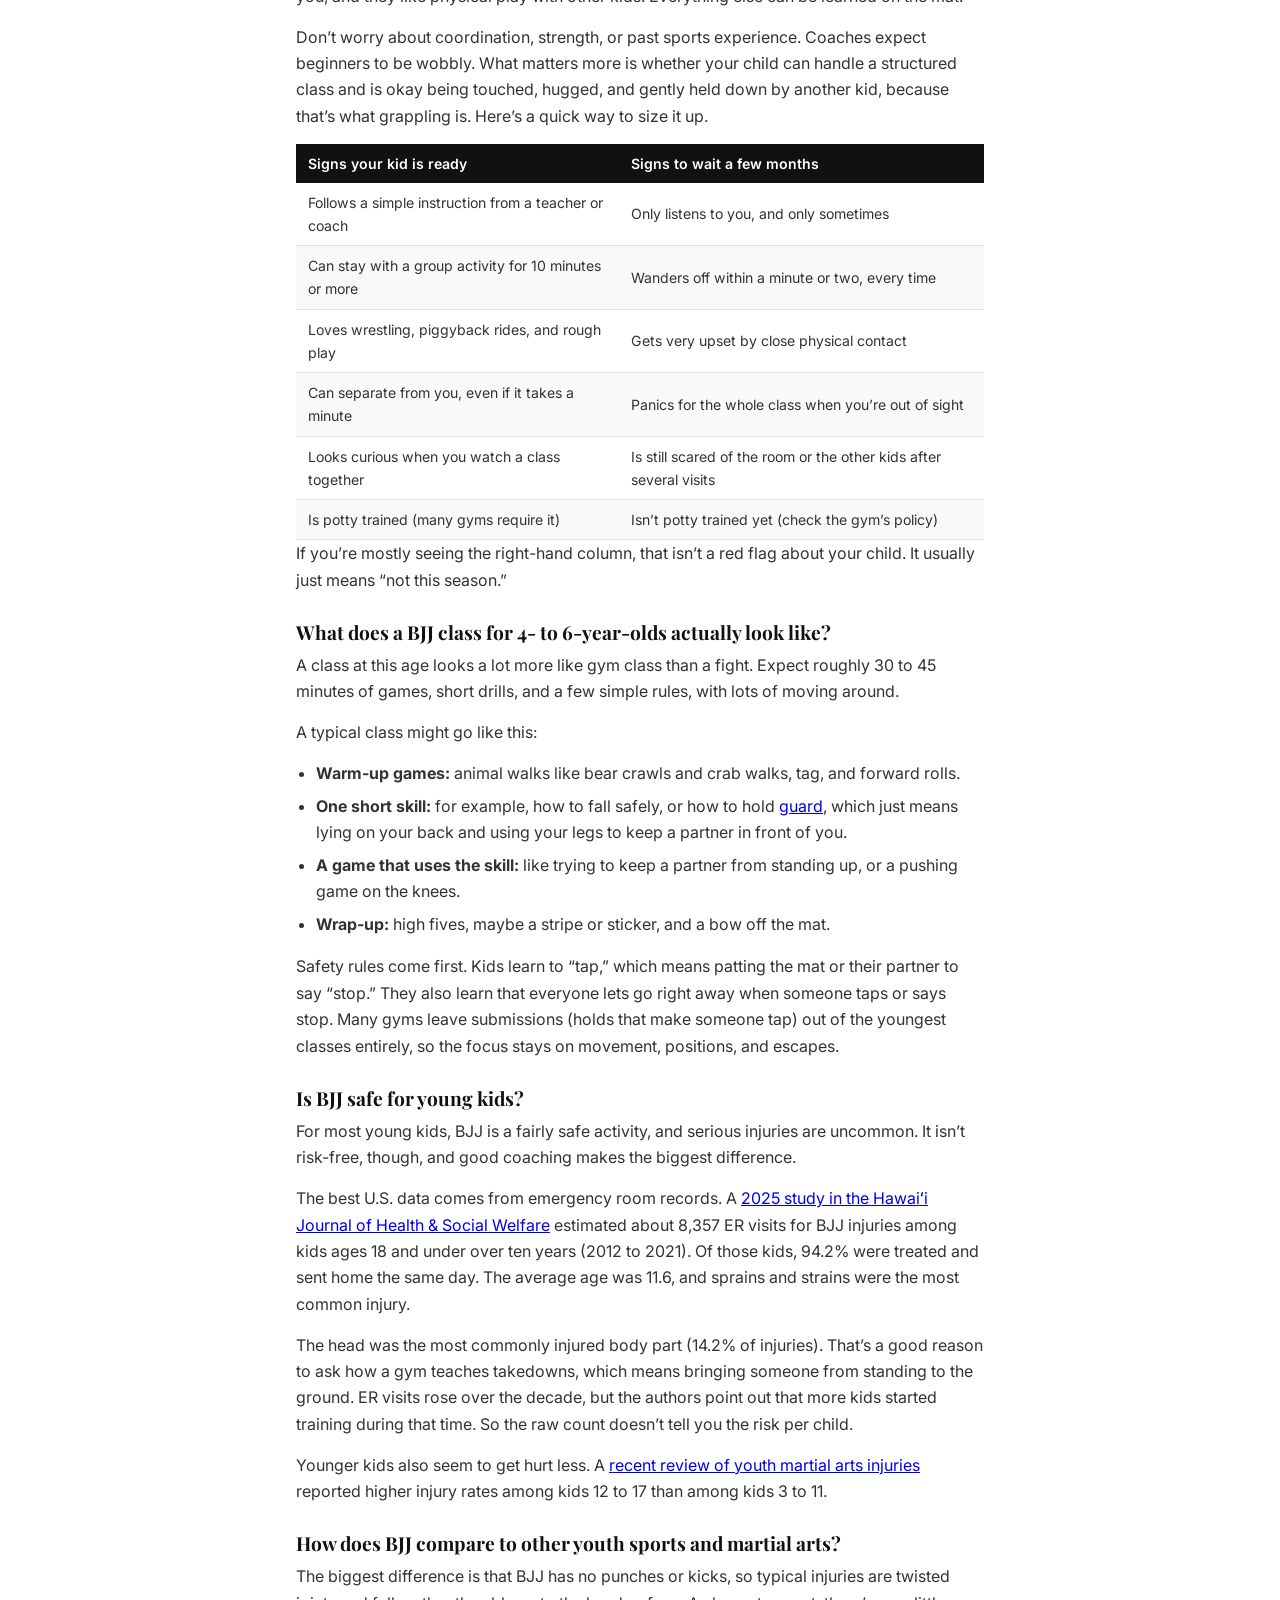
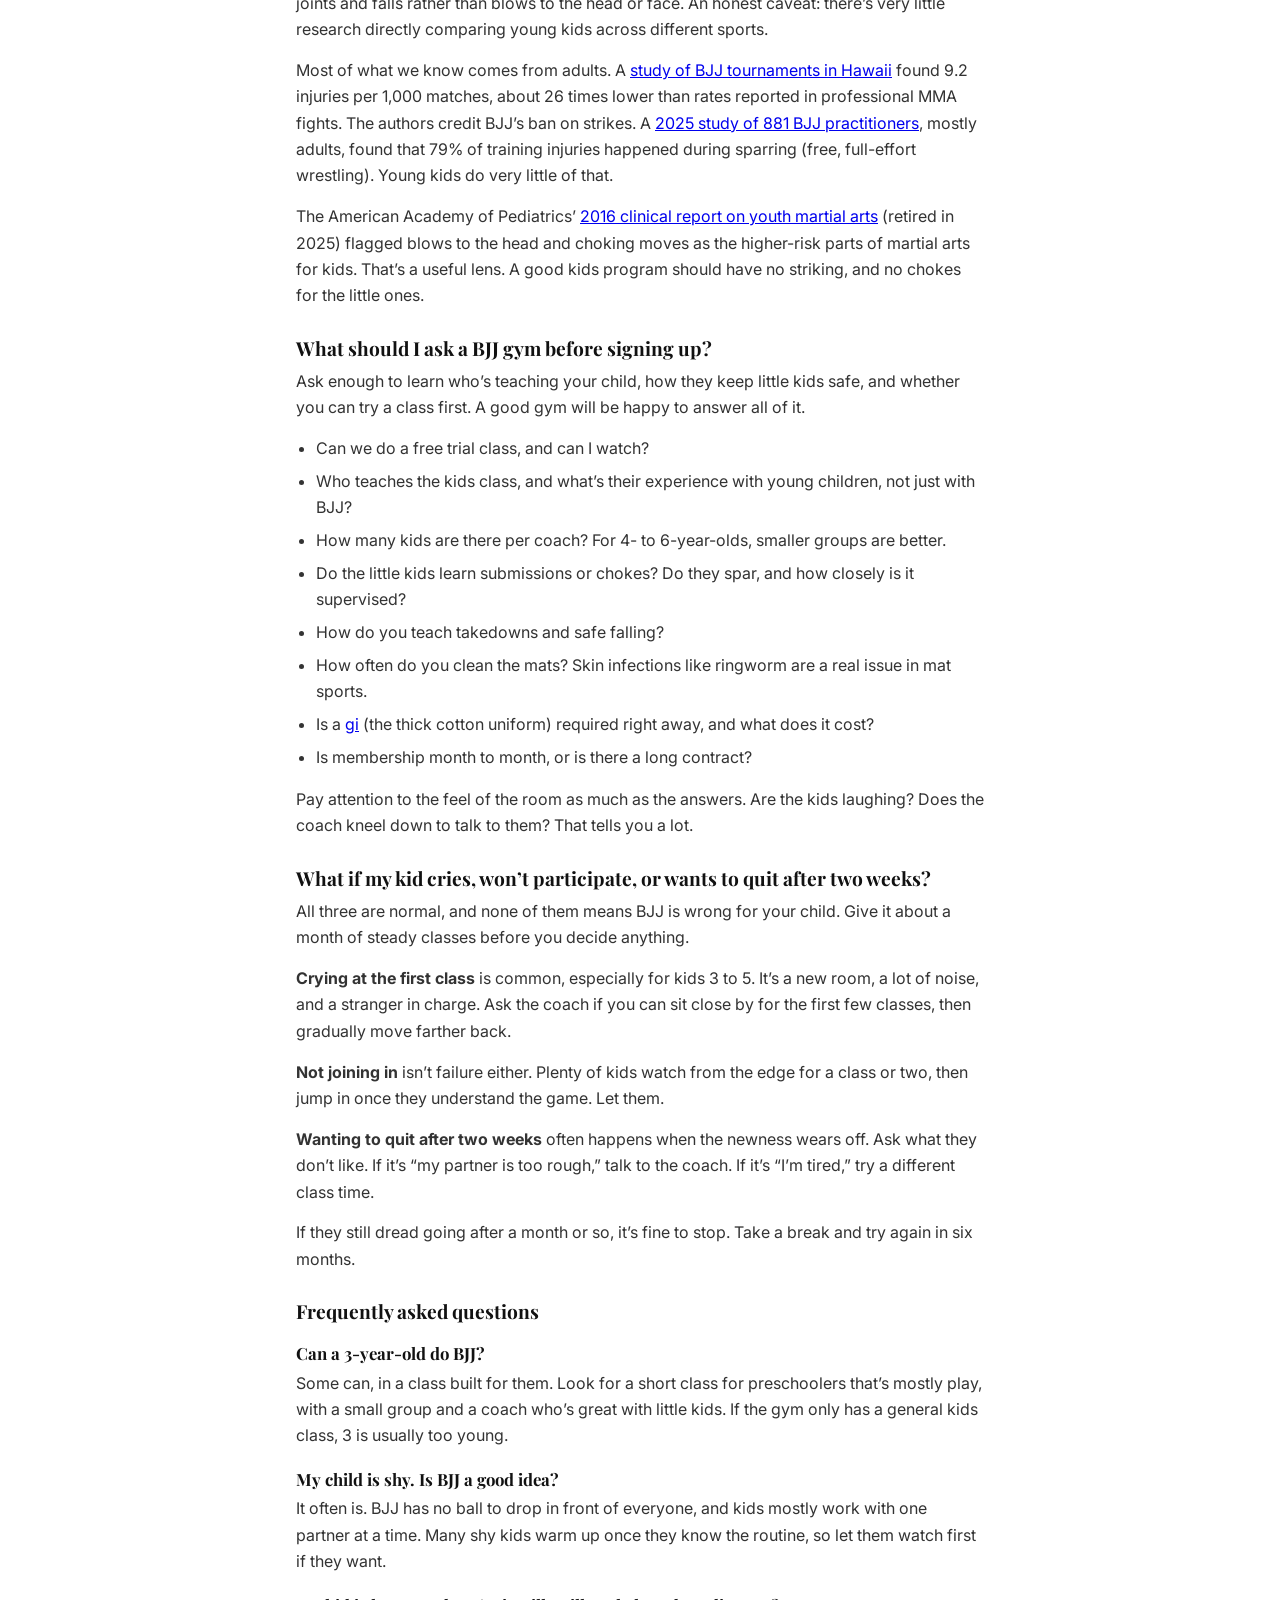
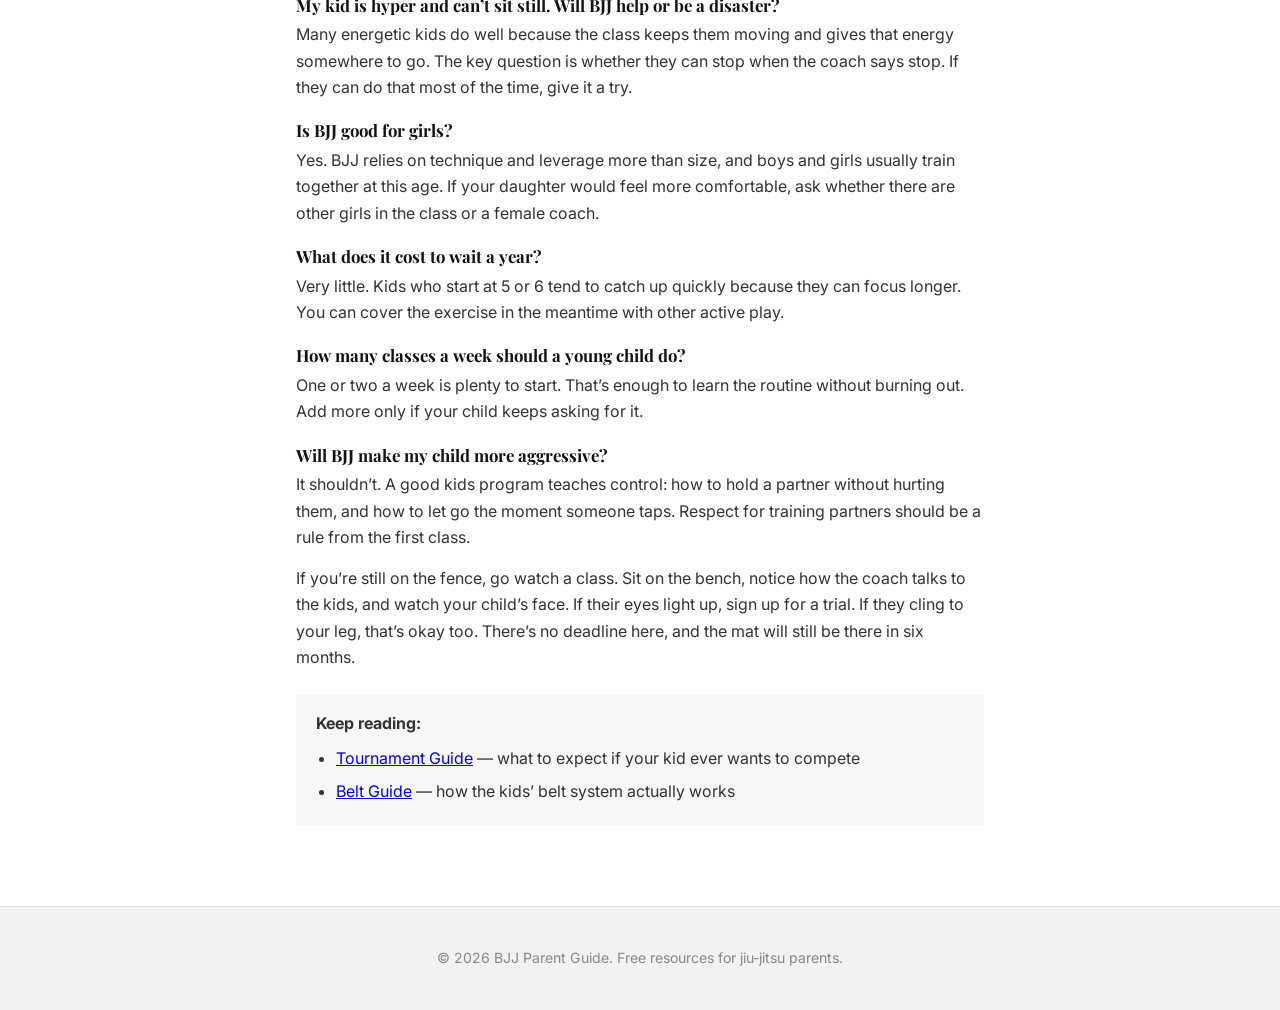
<file: blog.html>
<!DOCTYPE html>
<html lang="en">
<head>
  <meta charset="UTF-8" />
  <meta name="viewport" content="width=device-width, initial-scale=1.0" />
  <title>BJJ Blog for Parents | BJJ Parent Guide</title>
  <meta name="description" content="The BJJ Parent Guide blog: the latest jiu-jitsu news, beginner explainers, and gear notes for parents — curated and written in plain English." />
  <link rel="stylesheet" href="css/style.css" />
  <style>
    .guide-article { max-width: 720px; margin: 0 auto; padding: 0 1rem; color: #333; line-height: 1.65; }
    .guide-article h2 { font-size: 1.6rem; color: #111; margin-bottom: .25rem; }
    .guide-updated { font-size: .8rem; color: #999; margin-bottom: 1rem; }
    .guide-article h3 { font-size: 1.2rem; color: #111; margin: 1.75rem 0 .5rem; }
    .guide-article h4 { font-size: 1.05rem; color: #111; margin: 1.25rem 0 .4rem; }
    .guide-article p { margin: 0 0 .9rem; }
    .guide-article ul { margin: 0 0 1rem 1.25rem; }
    .guide-article li { margin-bottom: .4rem; }
    .guide-takeaways { background: #f7f7f7; border-left: 4px solid #1a4f8a; padding: 1rem 1.25rem; margin: 1.25rem 0; }
    .guide-takeaways p { margin-bottom: .5rem; }
    .guide-takeaways ul { margin-bottom: 0; }
    .guide-related { background: #f7f7f7; padding: 1rem 1.25rem; margin: 1.5rem 0; }
    .guide-related p { margin-bottom: .5rem; }
    .guide-related ul { margin-bottom: 0; }
  </style>
  <script type="application/ld+json">
  {
    "@context": "https://schema.org",
    "@graph": [
      {
        "@type": "Article",
        "headline": "Is My Kid Too Young to Start BJJ?",
        "description": "Most kids can start BJJ around age 4 or 5. See readiness signs, what a first class looks like, safety facts, and what to ask a gym before you sign up.",
        "datePublished": "2026-09-21",
        "dateModified": "2026-09-21",
        "publisher": {
          "@type": "Organization",
          "name": "BJJ Parent Guide",
          "url": "https://patjgmccabe.github.io/Bjj-parent-guide/"
        },
        "mainEntityOfPage": "https://patjgmccabe.github.io/Bjj-parent-guide/blog.html"
      },
      {
        "@type": "FAQPage",
        "mainEntity": [
          {"@type": "Question", "name": "Can a 3-year-old do BJJ?", "acceptedAnswer": {"@type": "Answer", "text": "Some can, in a class built for them. Look for a short class for preschoolers that's mostly play, with a small group and a coach who's great with little kids. If the gym only has a general kids class, 3 is usually too young."}},
          {"@type": "Question", "name": "My child is shy. Is BJJ a good idea?", "acceptedAnswer": {"@type": "Answer", "text": "It often is. BJJ has no ball to drop in front of everyone, and kids mostly work with one partner at a time. Many shy kids warm up once they know the routine, so let them watch first if they want."}},
          {"@type": "Question", "name": "My kid is hyper and can't sit still. Will BJJ help or be a disaster?", "acceptedAnswer": {"@type": "Answer", "text": "Many energetic kids do well because the class keeps them moving and gives that energy somewhere to go. The key question is whether they can stop when the coach says stop. If they can do that most of the time, give it a try."}},
          {"@type": "Question", "name": "Is BJJ good for girls?", "acceptedAnswer": {"@type": "Answer", "text": "Yes. BJJ relies on technique and leverage more than size, and boys and girls usually train together at this age. If your daughter would feel more comfortable, ask whether there are other girls in the class or a female coach."}},
          {"@type": "Question", "name": "What does it cost to wait a year?", "acceptedAnswer": {"@type": "Answer", "text": "Very little. Kids who start at 5 or 6 tend to catch up quickly because they can focus longer. You can cover the exercise in the meantime with other active play."}},
          {"@type": "Question", "name": "How many classes a week should a young child do?", "acceptedAnswer": {"@type": "Answer", "text": "One or two a week is plenty to start. That's enough to learn the routine without burning out. Add more only if your child keeps asking for it."}},
          {"@type": "Question", "name": "Will BJJ make my child more aggressive?", "acceptedAnswer": {"@type": "Answer", "text": "It shouldn't. A good kids program teaches control: how to hold a partner without hurting them, and how to let go the moment someone taps. Respect for training partners should be a rule from the first class."}}
        ]
      }
    ]
  }
  </script>
</head>
<body>

  <nav>
    <div class="nav-container">
      <a href="index.html" class="nav-logo">BJJ Parent Guide</a>
      <button class="nav-toggle" aria-label="Toggle menu">&#9776;</button>
      <ul class="nav-links">
        <li class="nav-dropdown">
          <span class="nav-dropdown-toggle">Tools</span>
          <ul class="dropdown-menu">
            <li><a href="gi-size-finder.html">Gi Size Finder</a></li>
          </ul>
        </li>
        <li class="nav-dropdown">
          <span class="nav-dropdown-toggle">Resources</span>
          <ul class="dropdown-menu">
            <li><a href="glossary.html">BJJ Glossary</a></li>
            <li><a href="belts.html">Belt Guide</a></li>
            <li><a href="tournament.html">Tournament Guide</a></li>
          </ul>
        </li>
        <li><a href="blog.html">Blog</a></li>
        <li><a href="contact.html">Contact</a></li>
      </ul>
    </div>
  </nav>

  <header class="page-header">
    <h1>Blog</h1>
    <p>The latest BJJ news, beginner explainers, and gear notes for parents — curated and written in plain English.</p>
  </header>

    <!-- Featured guide -->
  <section class="cards-section">
    <div class="card-group">
      <p class="card-group-label" style="border-bottom:none;padding-bottom:0;margin-bottom:0.4rem;">Featured Guide</p>
      <article class="guide-article">
        <h2>Is My Kid Too Young to Start BJJ?</h2>
        <p class="guide-updated">Last updated: September 21, 2026</p>

        <p>Most kids are ready to start Brazilian Jiu-Jitsu (BJJ) between ages 4 and 6, and some gyms take 3-year-olds. Age matters less than whether your child can follow a simple instruction, stay with a group for a short class, and enjoy rough-and-tumble play with other kids.</p>

        <div class="guide-takeaways">
          <p><strong>Key takeaways</strong></p>
          <ul>
            <li>Most gyms start kids at 4 or 5. A few run short classes for 3-year-olds.</li>
            <li>Readiness is about behavior, not birthdays. Can your child listen to a coach, stay with a group, and handle close contact?</li>
            <li>Classes for little kids are mostly games, short drills, and simple safety rules like &ldquo;tap means stop.&rdquo;</li>
            <li>BJJ has no punches or kicks. Serious injuries in young kids are uncommon, and good coaching matters most.</li>
            <li>If your child isn&rsquo;t ready, waiting six months costs almost nothing.</li>
          </ul>
        </div>

        <p>Here&rsquo;s the longer version. BJJ is a grappling martial art. Kids learn to wrestle, hold, and escape on a padded mat instead of punching or kicking. For kids ages 3 to 8, the real question isn&rsquo;t &ldquo;How old is old enough?&rdquo; It&rsquo;s &ldquo;Can my child join a group, listen to a coach for a few minutes at a time, and have fun with physical play?&rdquo; If the answer is yes, a free trial class is a low-risk way to find out. If not, wait a few months and try again. Kids change fast at this age.</p>

        <h3>What age do most BJJ gyms start kids, and why?</h3>

        <p>Most gyms start kids at age 4 or 5, and a smaller number offer &ldquo;tiny tots&rdquo; classes for 3-year-olds. The cutoff is about attention and body control, not strength.</p>

        <p>By 4 or 5, most kids can stand in a line, copy a movement a coach shows them, and wait their turn, at least some of the time. That&rsquo;s roughly what a class needs. Many 3-year-olds can do it too, but it&rsquo;s more hit-or-miss. That&rsquo;s why classes for 3-year-olds tend to be shorter and smaller, and they look more like guided play than martial arts.</p>

        <p>Many gyms split kids into a younger group and an older group, often somewhere around age 6 or 7. The line is flexible. A mature 4-year-old might move up, and a younger-acting 6-year-old might stay with the little ones.</p>

        <p>It&rsquo;s also good exercise. The <a href="https://www.cdc.gov/physical-activity-basics/guidelines/children.html" target="_blank" rel="noopener">CDC&rsquo;s physical activity guidelines</a> say kids ages 3 to 5 should be active throughout the day, and kids 6 to 17 need at least 60 minutes of activity daily. A BJJ class counts toward that.</p>

        <h3>How do I know if my child is ready for BJJ?</h3>

        <p>Your child is probably ready if they can follow a one-step instruction from an adult who isn&rsquo;t you, and they like physical play with other kids. Everything else can be learned on the mat.</p>

        <p>Don&rsquo;t worry about coordination, strength, or past sports experience. Coaches expect beginners to be wobbly. What matters more is whether your child can handle a structured class and is okay being touched, hugged, and gently held down by another kid, because that&rsquo;s what grappling is. Here&rsquo;s a quick way to size it up.</p>

        <table class="gi-table">
          <thead>
            <tr>
              <th>Signs your kid is ready</th>
              <th>Signs to wait a few months</th>
            </tr>
          </thead>
          <tbody>
            <tr>
              <td>Follows a simple instruction from a teacher or coach</td>
              <td>Only listens to you, and only sometimes</td>
            </tr>
            <tr>
              <td>Can stay with a group activity for 10 minutes or more</td>
              <td>Wanders off within a minute or two, every time</td>
            </tr>
            <tr>
              <td>Loves wrestling, piggyback rides, and rough play</td>
              <td>Gets very upset by close physical contact</td>
            </tr>
            <tr>
              <td>Can separate from you, even if it takes a minute</td>
              <td>Panics for the whole class when you&rsquo;re out of sight</td>
            </tr>
            <tr>
              <td>Looks curious when you watch a class together</td>
              <td>Is still scared of the room or the other kids after several visits</td>
            </tr>
            <tr>
              <td>Is potty trained (many gyms require it)</td>
              <td>Isn&rsquo;t potty trained yet (check the gym&rsquo;s policy)</td>
            </tr>
          </tbody>
        </table>

        <p>If you&rsquo;re mostly seeing the right-hand column, that isn&rsquo;t a red flag about your child. It usually just means &ldquo;not this season.&rdquo;</p>

        <h3>What does a BJJ class for 4- to 6-year-olds actually look like?</h3>

        <p>A class at this age looks a lot more like gym class than a fight. Expect roughly 30 to 45 minutes of games, short drills, and a few simple rules, with lots of moving around.</p>

        <p>A typical class might go like this:</p>

        <ul>
          <li><strong>Warm-up games:</strong> animal walks like bear crawls and crab walks, tag, and forward rolls.</li>
          <li><strong>One short skill:</strong> for example, how to fall safely, or how to hold <a href="glossary.html">guard</a>, which just means lying on your back and using your legs to keep a partner in front of you.</li>
          <li><strong>A game that uses the skill:</strong> like trying to keep a partner from standing up, or a pushing game on the knees.</li>
          <li><strong>Wrap-up:</strong> high fives, maybe a stripe or sticker, and a bow off the mat.</li>
        </ul>

        <p>Safety rules come first. Kids learn to &ldquo;tap,&rdquo; which means patting the mat or their partner to say &ldquo;stop.&rdquo; They also learn that everyone lets go right away when someone taps or says stop. Many gyms leave submissions (holds that make someone tap) out of the youngest classes entirely, so the focus stays on movement, positions, and escapes.</p>

        <h3>Is BJJ safe for young kids?</h3>

        <p>For most young kids, BJJ is a fairly safe activity, and serious injuries are uncommon. It isn&rsquo;t risk-free, though, and good coaching makes the biggest difference.</p>

        <p>The best U.S. data comes from emergency room records. A <a href="https://doi.org/10.62547/IYGC2678" target="_blank" rel="noopener">2025 study in the Hawaiʻi Journal of Health &amp; Social Welfare</a> estimated about 8,357 ER visits for BJJ injuries among kids ages 18 and under over ten years (2012 to 2021). Of those kids, 94.2% were treated and sent home the same day. The average age was 11.6, and sprains and strains were the most common injury.</p>

        <p>The head was the most commonly injured body part (14.2% of injuries). That&rsquo;s a good reason to ask how a gym teaches takedowns, which means bringing someone from standing to the ground. ER visits rose over the decade, but the authors point out that more kids started training during that time. So the raw count doesn&rsquo;t tell you the risk per child.</p>

        <p>Younger kids also seem to get hurt less. A <a href="https://pmc.ncbi.nlm.nih.gov/articles/PMC11889305/" target="_blank" rel="noopener">recent review of youth martial arts injuries</a> reported higher injury rates among kids 12 to 17 than among kids 3 to 11.</p>

        <h3>How does BJJ compare to other youth sports and martial arts?</h3>

        <p>The biggest difference is that BJJ has no punches or kicks, so typical injuries are twisted joints and falls rather than blows to the head or face. An honest caveat: there&rsquo;s very little research directly comparing young kids across different sports.</p>

        <p>Most of what we know comes from adults. A <a href="https://pmc.ncbi.nlm.nih.gov/articles/PMC4555620/" target="_blank" rel="noopener">study of BJJ tournaments in Hawaii</a> found 9.2 injuries per 1,000 matches, about 26 times lower than rates reported in professional MMA fights. The authors credit BJJ&rsquo;s ban on strikes. A <a href="https://pubmed.ncbi.nlm.nih.gov/40092168/" target="_blank" rel="noopener">2025 study of 881 BJJ practitioners</a>, mostly adults, found that 79% of training injuries happened during sparring (free, full-effort wrestling). Young kids do very little of that.</p>

        <p>The American Academy of Pediatrics&rsquo; <a href="https://publications.aap.org/pediatrics/article/138/6/e20163022/52609/Youth-Participation-and-Injury-Risk-in-Martial" target="_blank" rel="noopener">2016 clinical report on youth martial arts</a> (retired in 2025) flagged blows to the head and choking moves as the higher-risk parts of martial arts for kids. That&rsquo;s a useful lens. A good kids program should have no striking, and no chokes for the little ones.</p>

        <h3>What should I ask a BJJ gym before signing up?</h3>

        <p>Ask enough to learn who&rsquo;s teaching your child, how they keep little kids safe, and whether you can try a class first. A good gym will be happy to answer all of it.</p>

        <ul>
          <li>Can we do a free trial class, and can I watch?</li>
          <li>Who teaches the kids class, and what&rsquo;s their experience with young children, not just with BJJ?</li>
          <li>How many kids are there per coach? For 4- to 6-year-olds, smaller groups are better.</li>
          <li>Do the little kids learn submissions or chokes? Do they spar, and how closely is it supervised?</li>
          <li>How do you teach takedowns and safe falling?</li>
          <li>How often do you clean the mats? Skin infections like ringworm are a real issue in mat sports.</li>
          <li>Is a <a href="gi-size-finder.html">gi</a> (the thick cotton uniform) required right away, and what does it cost?</li>
          <li>Is membership month to month, or is there a long contract?</li>
        </ul>

        <p>Pay attention to the feel of the room as much as the answers. Are the kids laughing? Does the coach kneel down to talk to them? That tells you a lot.</p>

        <h3>What if my kid cries, won&rsquo;t participate, or wants to quit after two weeks?</h3>

        <p>All three are normal, and none of them means BJJ is wrong for your child. Give it about a month of steady classes before you decide anything.</p>

        <p><strong>Crying at the first class</strong> is common, especially for kids 3 to 5. It&rsquo;s a new room, a lot of noise, and a stranger in charge. Ask the coach if you can sit close by for the first few classes, then gradually move farther back.</p>

        <p><strong>Not joining in</strong> isn&rsquo;t failure either. Plenty of kids watch from the edge for a class or two, then jump in once they understand the game. Let them.</p>

        <p><strong>Wanting to quit after two weeks</strong> often happens when the newness wears off. Ask what they don&rsquo;t like. If it&rsquo;s &ldquo;my partner is too rough,&rdquo; talk to the coach. If it&rsquo;s &ldquo;I&rsquo;m tired,&rdquo; try a different class time.</p>

        <p>If they still dread going after a month or so, it&rsquo;s fine to stop. Take a break and try again in six months.</p>

        <h3>Frequently asked questions</h3>

        <h4>Can a 3-year-old do BJJ?</h4>
        <p>Some can, in a class built for them. Look for a short class for preschoolers that&rsquo;s mostly play, with a small group and a coach who&rsquo;s great with little kids. If the gym only has a general kids class, 3 is usually too young.</p>

        <h4>My child is shy. Is BJJ a good idea?</h4>
        <p>It often is. BJJ has no ball to drop in front of everyone, and kids mostly work with one partner at a time. Many shy kids warm up once they know the routine, so let them watch first if they want.</p>

        <h4>My kid is hyper and can&rsquo;t sit still. Will BJJ help or be a disaster?</h4>
        <p>Many energetic kids do well because the class keeps them moving and gives that energy somewhere to go. The key question is whether they can stop when the coach says stop. If they can do that most of the time, give it a try.</p>

        <h4>Is BJJ good for girls?</h4>
        <p>Yes. BJJ relies on technique and leverage more than size, and boys and girls usually train together at this age. If your daughter would feel more comfortable, ask whether there are other girls in the class or a female coach.</p>

        <h4>What does it cost to wait a year?</h4>
        <p>Very little. Kids who start at 5 or 6 tend to catch up quickly because they can focus longer. You can cover the exercise in the meantime with other active play.</p>

        <h4>How many classes a week should a young child do?</h4>
        <p>One or two a week is plenty to start. That&rsquo;s enough to learn the routine without burning out. Add more only if your child keeps asking for it.</p>

        <h4>Will BJJ make my child more aggressive?</h4>
        <p>It shouldn&rsquo;t. A good kids program teaches control: how to hold a partner without hurting them, and how to let go the moment someone taps. Respect for training partners should be a rule from the first class.</p>

        <p>If you&rsquo;re still on the fence, go watch a class. Sit on the bench, notice how the coach talks to the kids, and watch your child&rsquo;s face. If their eyes light up, sign up for a trial. If they cling to your leg, that&rsquo;s okay too. There&rsquo;s no deadline here, and the mat will still be there in six months.</p>

        <div class="guide-related">
          <p><strong>Keep reading:</strong></p>
          <ul>
            <li><a href="tournament.html">Tournament Guide</a> &mdash; what to expect if your kid ever wants to compete</li>
            <li><a href="belts.html">Belt Guide</a> &mdash; how the kids&rsquo; belt system actually works</li>
          </ul>
        </div>
      </article>
    </div>

  </section>

  <!-- Blog posts -->
  <section class="cards-section">

  </section>

  <footer>
    <p>&copy; <span id="copyrightYear"></span> BJJ Parent Guide. Free resources for jiu-jitsu parents.</p>
  </footer>

  <script src="js/script.js"></script>
</body>
</html>
</file>
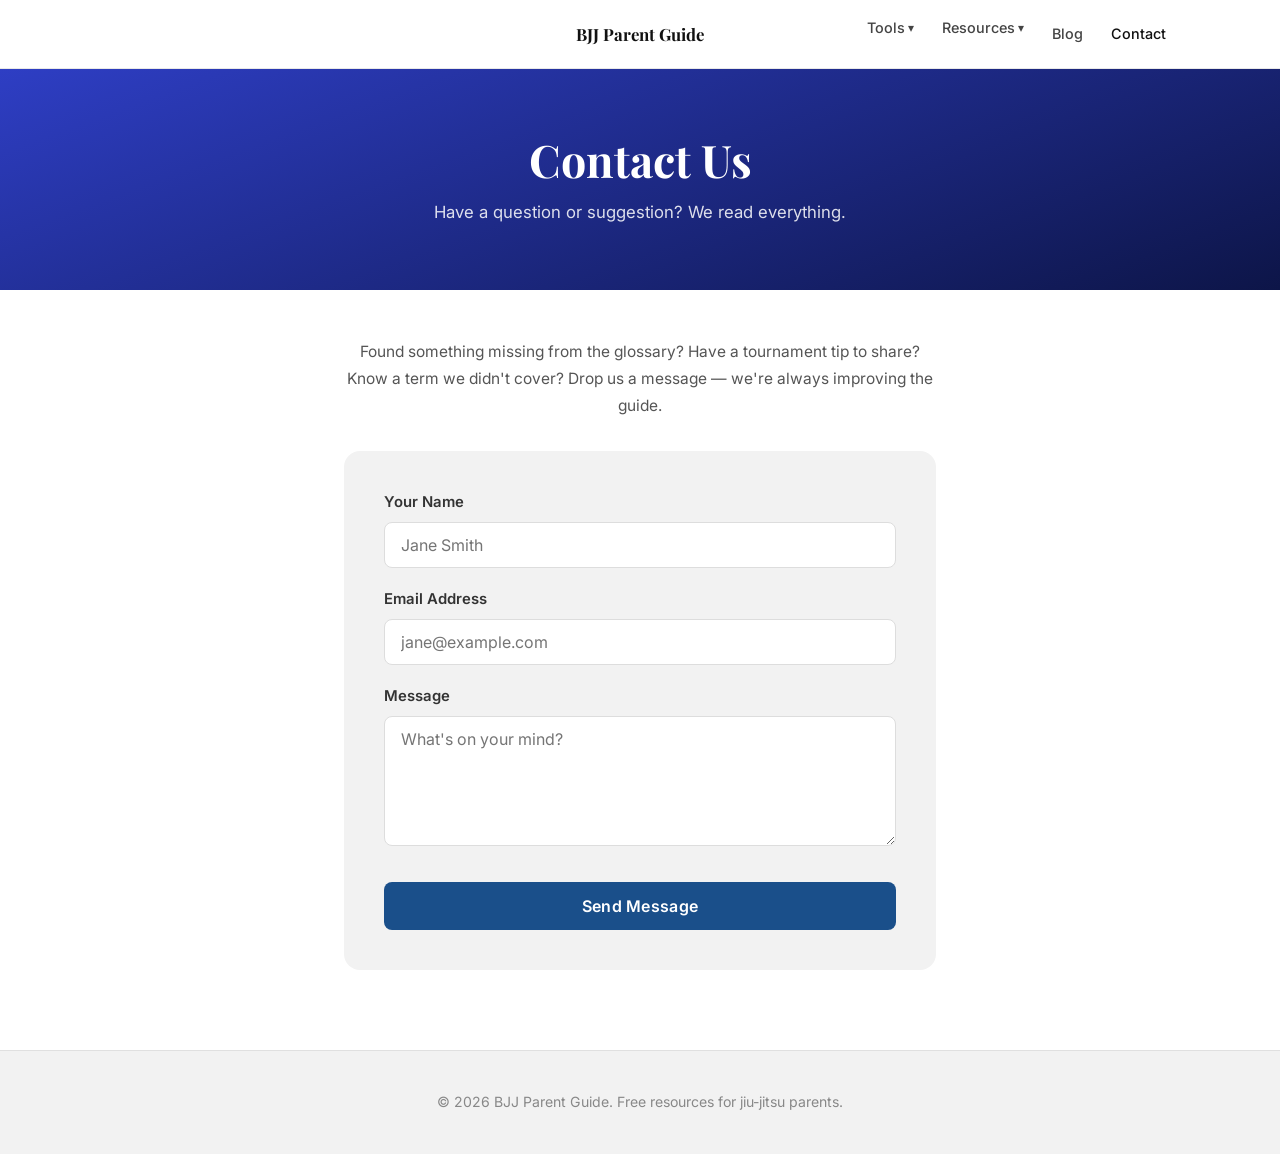
<file: contact.html>
<!DOCTYPE html>
<html lang="en">
<head>
  <meta charset="UTF-8" />
  <meta name="viewport" content="width=device-width, initial-scale=1.0" />
  <title>Contact | BJJ Parent Guide</title>
  <meta name="description" content="Have a question or suggestion for BJJ Parent Guide? Send us a message — we read everything." />
  <link rel="stylesheet" href="css/style.css" />
</head>
<body>

  <nav>
    <div class="nav-container">
      <a href="index.html" class="nav-logo">BJJ Parent Guide</a>
      <button class="nav-toggle" aria-label="Toggle menu">&#9776;</button>
      <ul class="nav-links">
        <li class="nav-dropdown">
          <span class="nav-dropdown-toggle">Tools</span>
          <ul class="dropdown-menu">
            <li><a href="gi-size-finder.html">Gi Size Finder</a></li>
          </ul>
        </li>
        <li class="nav-dropdown">
          <span class="nav-dropdown-toggle">Resources</span>
          <ul class="dropdown-menu">
            <li><a href="glossary.html">BJJ Glossary</a></li>
            <li><a href="belts.html">Belt Guide</a></li>
            <li><a href="tournament.html">Tournament Guide</a></li>
            <li><a href="articles.html">Articles Worth Reading</a></li>
          </ul>
        </li>
        <li><a href="blog.html">Blog</a></li>
        <li><a href="contact.html">Contact</a></li>
      </ul>
    </div>
  </nav>

  <header class="page-header">
    <h1>Contact Us</h1>
    <p>Have a question or suggestion? We read everything.</p>
  </header>

  <section class="contact-section">
    <p class="contact-note">Found something missing from the glossary? Have a tournament tip to share? Know a term we didn't cover? Drop us a message — we're always improving the guide.</p>

    <div class="contact-card">
      <form action="https://formspree.io/f/placeholder" method="POST" id="contactForm">
        <div class="form-group">
          <label for="name">Your Name</label>
          <input type="text" class="form-control" id="name" name="name" placeholder="Jane Smith" required />
        </div>
        <div class="form-group">
          <label for="email">Email Address</label>
          <input type="email" class="form-control" id="email" name="email" placeholder="jane@example.com" required />
        </div>
        <div class="form-group">
          <label for="message">Message</label>
          <textarea class="form-control" id="message" name="message" placeholder="What's on your mind?" required></textarea>
        </div>
        <button type="submit" class="btn-submit">Send Message</button>
      </form>
      <div class="form-success" id="formSuccess">
        Thank you! Your message has been received.
      </div>
    </div>
  </section>

  <footer>
    <p>&copy; <span id="copyrightYear"></span> BJJ Parent Guide. Free resources for jiu-jitsu parents.</p>
  </footer>

  <script src="js/script.js"></script>
  <script>
    document.getElementById('contactForm').addEventListener('submit', function(e) {
      e.preventDefault();
      const form = this;
      const data = new FormData(form);
      fetch(form.action, {
        method: 'POST',
        body: data,
        headers: { 'Accept': 'application/json' }
      }).then(response => {
        if (response.ok) {
          form.style.display = 'none';
          document.getElementById('formSuccess').style.display = 'block';
        } else {
          alert('Something went wrong. Please try again.');
        }
      }).catch(() => {
        alert('Something went wrong. Please try again.');
      });
    });
  </script>
</body>
</html>
</file>
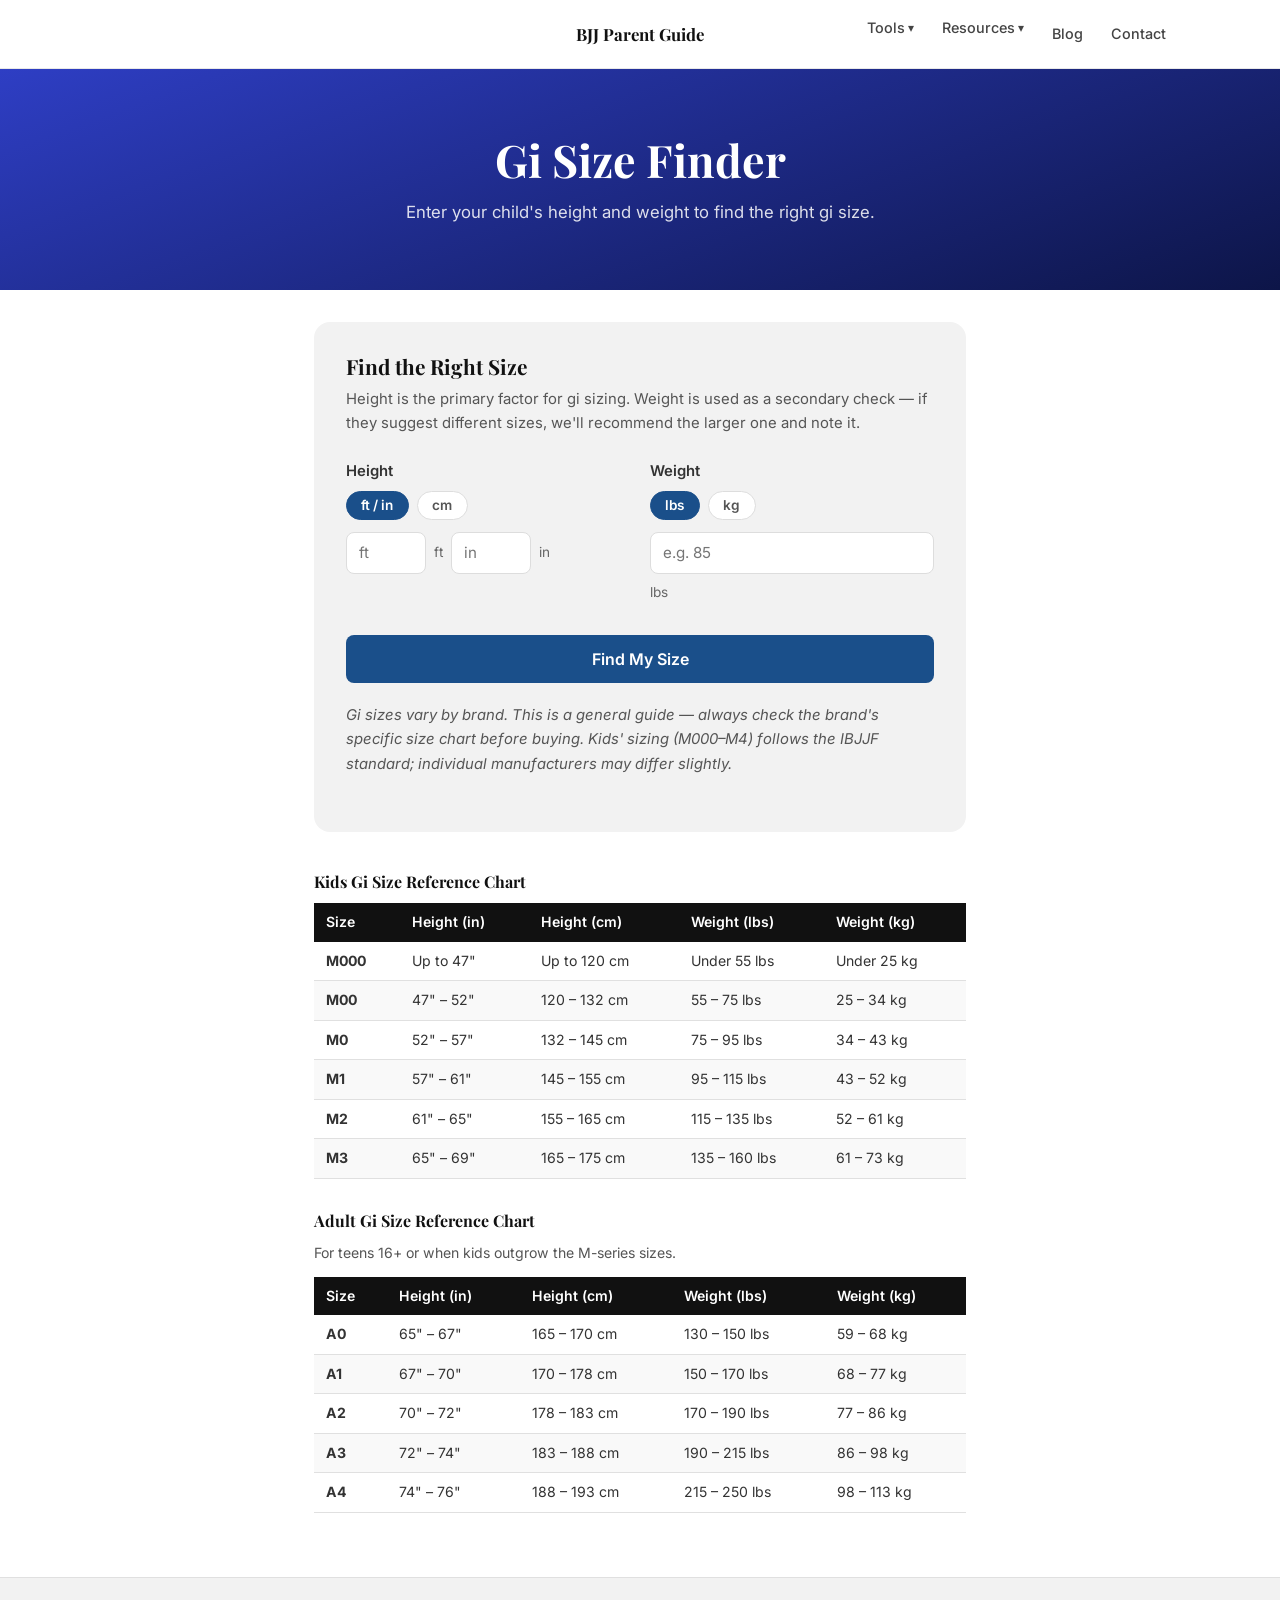
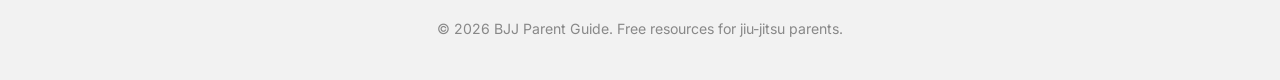
<file: gi-size-finder.html>
<!DOCTYPE html>
<html lang="en">
<head>
  <meta charset="UTF-8" />
  <meta name="viewport" content="width=device-width, initial-scale=1.0" />
  <title>Gi Size Finder | BJJ Parent Guide</title>
  <meta name="description" content="Find the right gi size for your child. Enter height and weight in inches/pounds or cm/kg and get an instant recommendation with a full size reference chart." />
  <link rel="stylesheet" href="css/style.css" />
</head>
<body>

  <nav>
    <div class="nav-container">
      <a href="index.html" class="nav-logo">BJJ Parent Guide</a>
      <button class="nav-toggle" aria-label="Toggle menu">&#9776;</button>
      <ul class="nav-links">
        <li class="nav-dropdown">
          <span class="nav-dropdown-toggle">Tools</span>
          <ul class="dropdown-menu">
            <li><a href="gi-size-finder.html">Gi Size Finder</a></li>
          </ul>
        </li>
        <li class="nav-dropdown">
          <span class="nav-dropdown-toggle">Resources</span>
          <ul class="dropdown-menu">
            <li><a href="glossary.html">BJJ Glossary</a></li>
            <li><a href="belts.html">Belt Guide</a></li>
            <li><a href="tournament.html">Tournament Guide</a></li>
            <li><a href="articles.html">Articles Worth Reading</a></li>
          </ul>
        </li>
        <li><a href="blog.html">Blog</a></li>
        <li><a href="contact.html">Contact</a></li>
      </ul>
    </div>
  </nav>

  <header class="page-header">
    <h1>Gi Size Finder</h1>
    <p>Enter your child's height and weight to find the right gi size.</p>
  </header>

  <div class="gi-finder-container">

    <div class="gi-finder-card">
      <h2>Find the Right Size</h2>
      <p>Height is the primary factor for gi sizing. Weight is used as a secondary check — if they suggest different sizes, we'll recommend the larger one and note it.</p>

      <!-- Height inputs -->
      <div class="gi-form-row">
        <div>
          <label class="gi-field-label">Height</label>
          <div class="gi-unit-toggle" id="heightUnitToggle">
            <button class="gi-unit-btn active" data-unit="imperial" onclick="setHeightUnit('imperial')">ft / in</button>
            <button class="gi-unit-btn" data-unit="metric" onclick="setHeightUnit('metric')">cm</button>
          </div>
          <div id="heightImperial" class="gi-inputs">
            <input type="number" class="gi-input" id="heightFt" min="0" max="8" placeholder="ft" aria-label="Height feet" />
            <span class="gi-input-label">ft</span>
            <input type="number" class="gi-input" id="heightIn" min="0" max="11" placeholder="in" aria-label="Height inches" />
            <span class="gi-input-label">in</span>
          </div>
          <div id="heightMetric" style="display:none;">
            <input type="number" class="gi-input gi-input-wide" id="heightCm" min="0" max="250" placeholder="e.g. 130" aria-label="Height cm" />
            <span class="gi-input-label" style="margin-left:.4rem;">cm</span>
          </div>
        </div>

        <!-- Weight inputs -->
        <div>
          <label class="gi-field-label">Weight</label>
          <div class="gi-unit-toggle" id="weightUnitToggle">
            <button class="gi-unit-btn active" data-unit="imperial" onclick="setWeightUnit('imperial')">lbs</button>
            <button class="gi-unit-btn" data-unit="metric" onclick="setWeightUnit('metric')">kg</button>
          </div>
          <div id="weightImperial" class="gi-inputs">
            <input type="number" class="gi-input gi-input-wide" id="weightLbs" min="0" max="500" placeholder="e.g. 85" aria-label="Weight pounds" />
            <span class="gi-input-label">lbs</span>
          </div>
          <div id="weightMetric" style="display:none;" class="gi-inputs">
            <input type="number" class="gi-input gi-input-wide" id="weightKg" min="0" max="250" placeholder="e.g. 38" aria-label="Weight kg" />
            <span class="gi-input-label">kg</span>
          </div>
        </div>
      </div>

      <button class="gi-submit" onclick="findGiSize()">Find My Size</button>

      <!-- Result -->
      <div class="gi-result" id="giResult">
        <div class="gi-result-size" id="giResultSize"></div>
        <div class="gi-result-label" id="giResultLabel"></div>
        <div class="gi-result-note" id="giResultNote"></div>
      </div>

      <p class="gi-disclaimer">Gi sizes vary by brand. This is a general guide — always check the brand's specific size chart before buying. Kids' sizing (M000–M4) follows the IBJJF standard; individual manufacturers may differ slightly.</p>
    </div>

    <!-- Size Reference Table -->
    <div class="gi-chart">
      <h3>Kids Gi Size Reference Chart</h3>
      <table class="gi-table" id="kidsTable">
        <thead>
          <tr>
            <th>Size</th>
            <th>Height (in)</th>
            <th>Height (cm)</th>
            <th>Weight (lbs)</th>
            <th>Weight (kg)</th>
          </tr>
        </thead>
        <tbody>
          <tr data-size="M000">
            <td><strong>M000</strong></td>
            <td>Up to 47"</td>
            <td>Up to 120 cm</td>
            <td>Under 55 lbs</td>
            <td>Under 25 kg</td>
          </tr>
          <tr data-size="M00">
            <td><strong>M00</strong></td>
            <td>47" – 52"</td>
            <td>120 – 132 cm</td>
            <td>55 – 75 lbs</td>
            <td>25 – 34 kg</td>
          </tr>
          <tr data-size="M0">
            <td><strong>M0</strong></td>
            <td>52" – 57"</td>
            <td>132 – 145 cm</td>
            <td>75 – 95 lbs</td>
            <td>34 – 43 kg</td>
          </tr>
          <tr data-size="M1">
            <td><strong>M1</strong></td>
            <td>57" – 61"</td>
            <td>145 – 155 cm</td>
            <td>95 – 115 lbs</td>
            <td>43 – 52 kg</td>
          </tr>
          <tr data-size="M2">
            <td><strong>M2</strong></td>
            <td>61" – 65"</td>
            <td>155 – 165 cm</td>
            <td>115 – 135 lbs</td>
            <td>52 – 61 kg</td>
          </tr>
          <tr data-size="M3">
            <td><strong>M3</strong></td>
            <td>65" – 69"</td>
            <td>165 – 175 cm</td>
            <td>135 – 160 lbs</td>
            <td>61 – 73 kg</td>
          </tr>
        </tbody>
      </table>
    </div>

    <div class="gi-chart" style="margin-top:2rem;">
      <h3>Adult Gi Size Reference Chart</h3>
      <p style="font-size:.88rem;color:#555;margin-bottom:.75rem;line-height:1.6;">For teens 16+ or when kids outgrow the M-series sizes.</p>
      <table class="gi-table" id="adultTable">
        <thead>
          <tr>
            <th>Size</th>
            <th>Height (in)</th>
            <th>Height (cm)</th>
            <th>Weight (lbs)</th>
            <th>Weight (kg)</th>
          </tr>
        </thead>
        <tbody>
          <tr data-size="A0">
            <td><strong>A0</strong></td>
            <td>65" – 67"</td>
            <td>165 – 170 cm</td>
            <td>130 – 150 lbs</td>
            <td>59 – 68 kg</td>
          </tr>
          <tr data-size="A1">
            <td><strong>A1</strong></td>
            <td>67" – 70"</td>
            <td>170 – 178 cm</td>
            <td>150 – 170 lbs</td>
            <td>68 – 77 kg</td>
          </tr>
          <tr data-size="A2">
            <td><strong>A2</strong></td>
            <td>70" – 72"</td>
            <td>178 – 183 cm</td>
            <td>170 – 190 lbs</td>
            <td>77 – 86 kg</td>
          </tr>
          <tr data-size="A3">
            <td><strong>A3</strong></td>
            <td>72" – 74"</td>
            <td>183 – 188 cm</td>
            <td>190 – 215 lbs</td>
            <td>86 – 98 kg</td>
          </tr>
          <tr data-size="A4">
            <td><strong>A4</strong></td>
            <td>74" – 76"</td>
            <td>188 – 193 cm</td>
            <td>215 – 250 lbs</td>
            <td>98 – 113 kg</td>
          </tr>
        </tbody>
      </table>
    </div>

  </div><!-- end .gi-finder-container -->

  <footer>
    <p>&copy; <span id="copyrightYear"></span> BJJ Parent Guide. Free resources for jiu-jitsu parents.</p>
  </footer>

  <script src="js/script.js"></script>
  <script>
    // Unit state
    let heightUnit = 'imperial'; // 'imperial' | 'metric'
    let weightUnit = 'imperial'; // 'imperial' | 'metric'

    function setHeightUnit(unit) {
      heightUnit = unit;
      document.getElementById('heightImperial').style.display = unit === 'imperial' ? '' : 'none';
      document.getElementById('heightMetric').style.display   = unit === 'metric'   ? '' : 'none';
      document.querySelectorAll('#heightUnitToggle .gi-unit-btn').forEach(b => {
        b.classList.toggle('active', b.dataset.unit === unit);
      });
    }

    function setWeightUnit(unit) {
      weightUnit = unit;
      document.getElementById('weightImperial').style.display = unit === 'imperial' ? '' : 'none';
      document.getElementById('weightMetric').style.display   = unit === 'metric'   ? '' : 'none';
      document.querySelectorAll('#weightUnitToggle .gi-unit-btn').forEach(b => {
        b.classList.toggle('active', b.dataset.unit === unit);
      });
    }

    // Sizing data — all stored internally in inches and lbs
    // Kids: { size, heightMin (in), heightMax (in), weightMin (lbs), weightMax (lbs) }
    const kidsSizes = [
      { size: 'M000', heightMin: 0,    heightMax: 47,  weightMin: 0,   weightMax: 55  },
      { size: 'M00',  heightMin: 47,   heightMax: 52,  weightMin: 55,  weightMax: 75  },
      { size: 'M0',   heightMin: 52,   heightMax: 57,  weightMin: 75,  weightMax: 95  },
      { size: 'M1',   heightMin: 57,   heightMax: 61,  weightMin: 95,  weightMax: 115 },
      { size: 'M2',   heightMin: 61,   heightMax: 65,  weightMin: 115, weightMax: 135 },
      { size: 'M3',   heightMin: 65,   heightMax: 69,  weightMin: 135, weightMax: 160 },
    ];

    const adultSizes = [
      { size: 'A0', heightMin: 65,  heightMax: 67,  weightMin: 130, weightMax: 150 },
      { size: 'A1', heightMin: 67,  heightMax: 70,  weightMin: 150, weightMax: 170 },
      { size: 'A2', heightMin: 70,  heightMax: 72,  weightMin: 170, weightMax: 190 },
      { size: 'A3', heightMin: 72,  heightMax: 74,  weightMin: 190, weightMax: 215 },
      { size: 'A4', heightMin: 74,  heightMax: 76,  weightMin: 215, weightMax: 250 },
    ];

    function getSizeByHeight(heightIn, sizeList) {
      for (let i = 0; i < sizeList.length; i++) {
        const s = sizeList[i];
        // Last entry: accept >= min (no upper bound cap)
        if (i === sizeList.length - 1) {
          if (heightIn >= s.heightMin) return s.size;
        } else {
          if (heightIn >= s.heightMin && heightIn < s.heightMax) return s.size;
        }
      }
      return null;
    }

    function getSizeByWeight(weightLbs, sizeList) {
      for (let i = 0; i < sizeList.length; i++) {
        const s = sizeList[i];
        if (i === sizeList.length - 1) {
          if (weightLbs >= s.weightMin) return s.size;
        } else {
          if (weightLbs >= s.weightMin && weightLbs < s.weightMax) return s.size;
        }
      }
      return null;
    }

    function sizeIndex(size, list) {
      return list.findIndex(s => s.size === size);
    }

    function findGiSize() {
      // Gather inputs
      let heightIn = null;
      let weightLbs = null;

      if (heightUnit === 'imperial') {
        const ft = parseFloat(document.getElementById('heightFt').value) || 0;
        const inches = parseFloat(document.getElementById('heightIn').value) || 0;
        heightIn = ft * 12 + inches;
      } else {
        const cm = parseFloat(document.getElementById('heightCm').value);
        if (!isNaN(cm)) heightIn = cm / 2.54;
      }

      if (weightUnit === 'imperial') {
        weightLbs = parseFloat(document.getElementById('weightLbs').value);
      } else {
        const kg = parseFloat(document.getElementById('weightKg').value);
        if (!isNaN(kg)) weightLbs = kg * 2.20462;
      }

      if (!heightIn || heightIn <= 0) {
        alert('Please enter a valid height.');
        return;
      }
      if (!weightLbs || weightLbs <= 0) {
        alert('Please enter a valid weight.');
        return;
      }

      // Determine if we're in kids or adult territory.
      // Kids M3 covers 65"–69". At 69"+ we switch to adult.
      // Weight >= 160 lbs also pushes to adult territory.
      let isAdult = false;
      let sizeList = kidsSizes;
      let heightSize = getSizeByHeight(heightIn, kidsSizes);
      let weightSize = getSizeByWeight(weightLbs, kidsSizes);

      // Switch to adult if height is at/above top of kids range OR weight beyond kids max
      if (heightIn >= 69 || weightLbs >= 160) {
        isAdult = true;
        sizeList = adultSizes;
        heightSize = getSizeByHeight(heightIn, adultSizes);
        weightSize = getSizeByWeight(weightLbs, adultSizes);
      }

      // Resolve: if sizes differ, go with larger
      let finalSize = heightSize;
      let sizeNote = '';
      let mismatch = false;

      if (heightSize && weightSize && heightSize !== weightSize) {
        const hi = sizeIndex(heightSize, sizeList);
        const wi = sizeIndex(weightSize, sizeList);
        if (wi > hi) {
          finalSize = weightSize;
          mismatch = true;
          sizeNote = 'Your child\'s weight suggests a size up from their height alone. We recommend the larger size (' + finalSize + ') for a better fit.';
        } else {
          finalSize = heightSize;
          mismatch = true;
          sizeNote = 'Height and weight suggest slightly different sizes. We recommend ' + finalSize + ' based on height, which is the primary fit factor.';
        }
      }

      if (!finalSize) {
        finalSize = isAdult ? 'A4+' : 'M3+';
        sizeNote = 'Your measurements are at the top of our standard chart. Check with the brand directly for larger sizes.';
      }

      // Show result
      const resultEl = document.getElementById('giResult');
      document.getElementById('giResultSize').textContent = finalSize;
      document.getElementById('giResultLabel').textContent = isAdult ? 'Adult Gi Size' : 'Kids Gi Size';
      document.getElementById('giResultNote').textContent = sizeNote || 'This is our recommended starting point. Remember to check the brand\'s own size chart before purchasing, as sizing varies between manufacturers.';
      resultEl.style.display = 'block';

      // Highlight table row
      document.querySelectorAll('.gi-table tr').forEach(row => row.classList.remove('highlight'));
      const targetRow = document.querySelector('.gi-table tr[data-size="' + finalSize + '"]');
      if (targetRow) {
        targetRow.classList.add('highlight');
        targetRow.scrollIntoView({ behavior: 'smooth', block: 'nearest' });
      }
    }

    // Allow Enter key to submit
    document.addEventListener('keydown', e => {
      if (e.key === 'Enter') findGiSize();
    });
  </script>
</body>
</html>
</file>
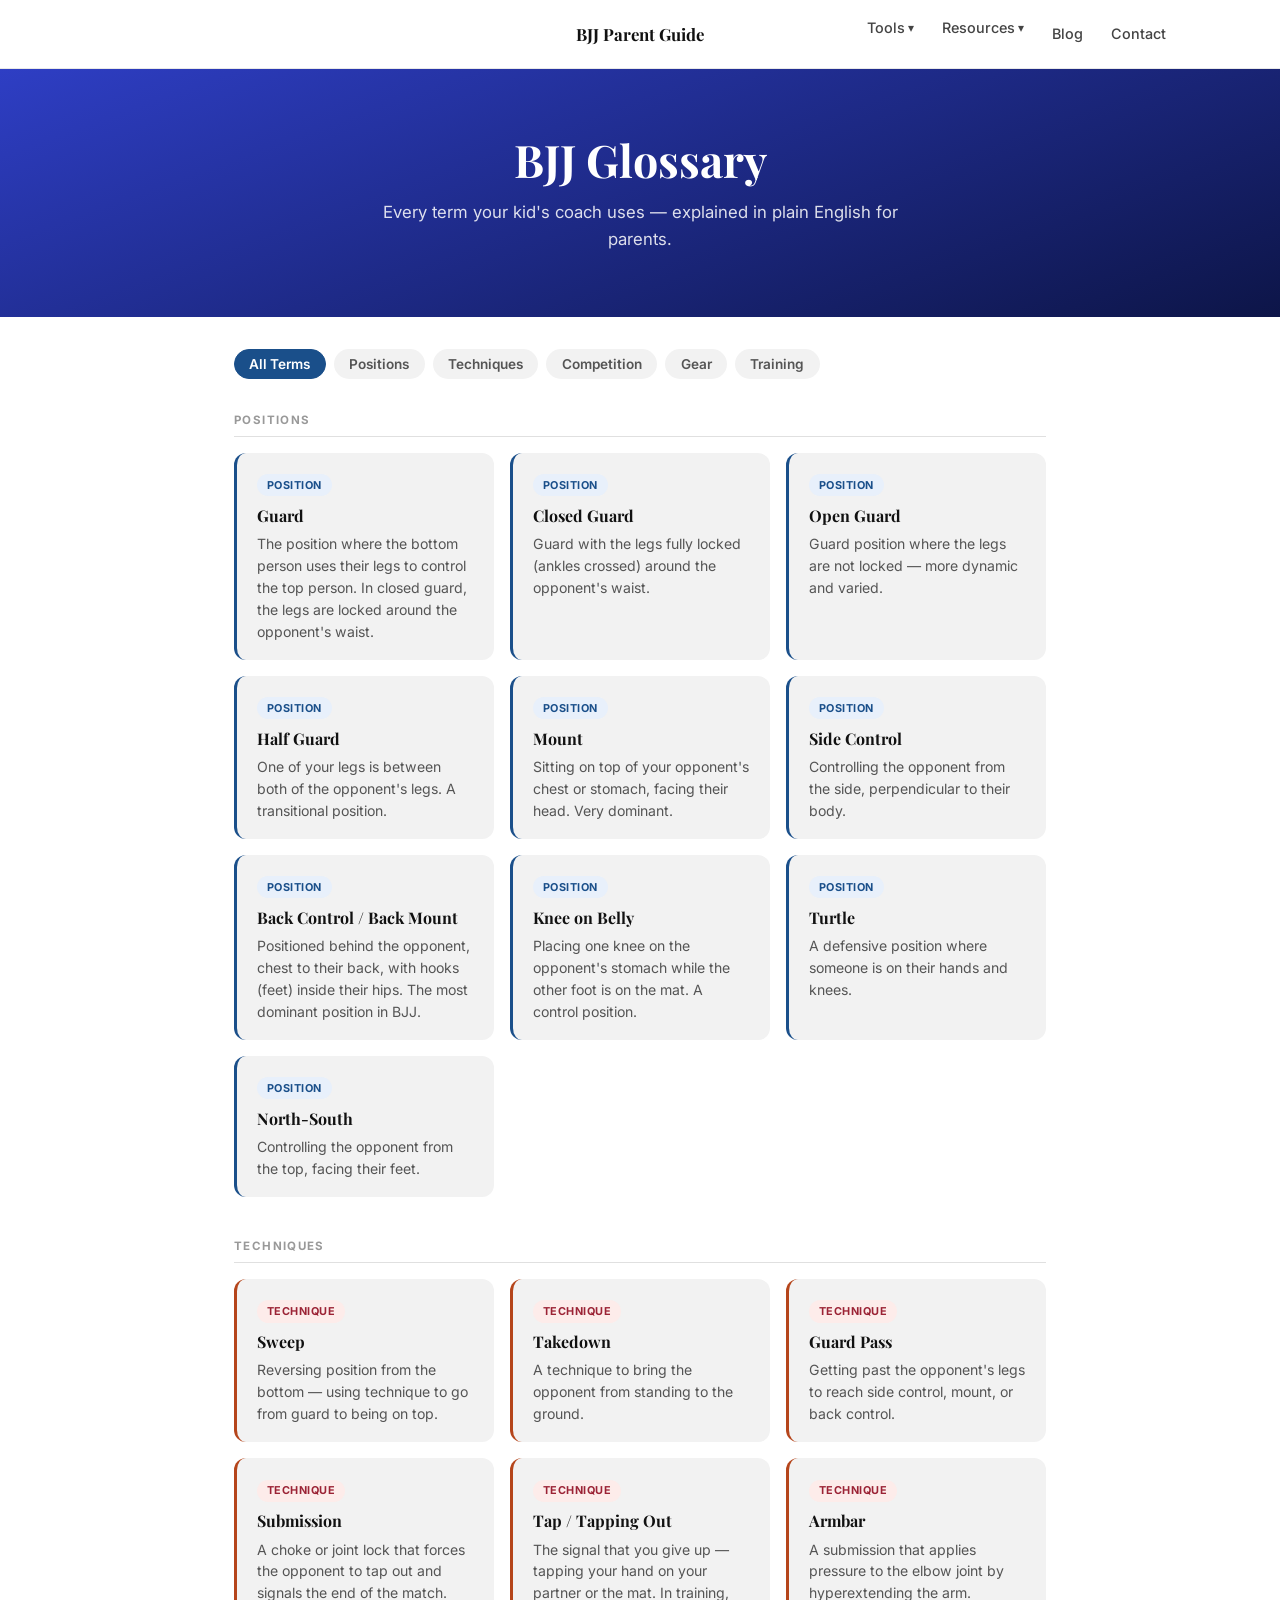
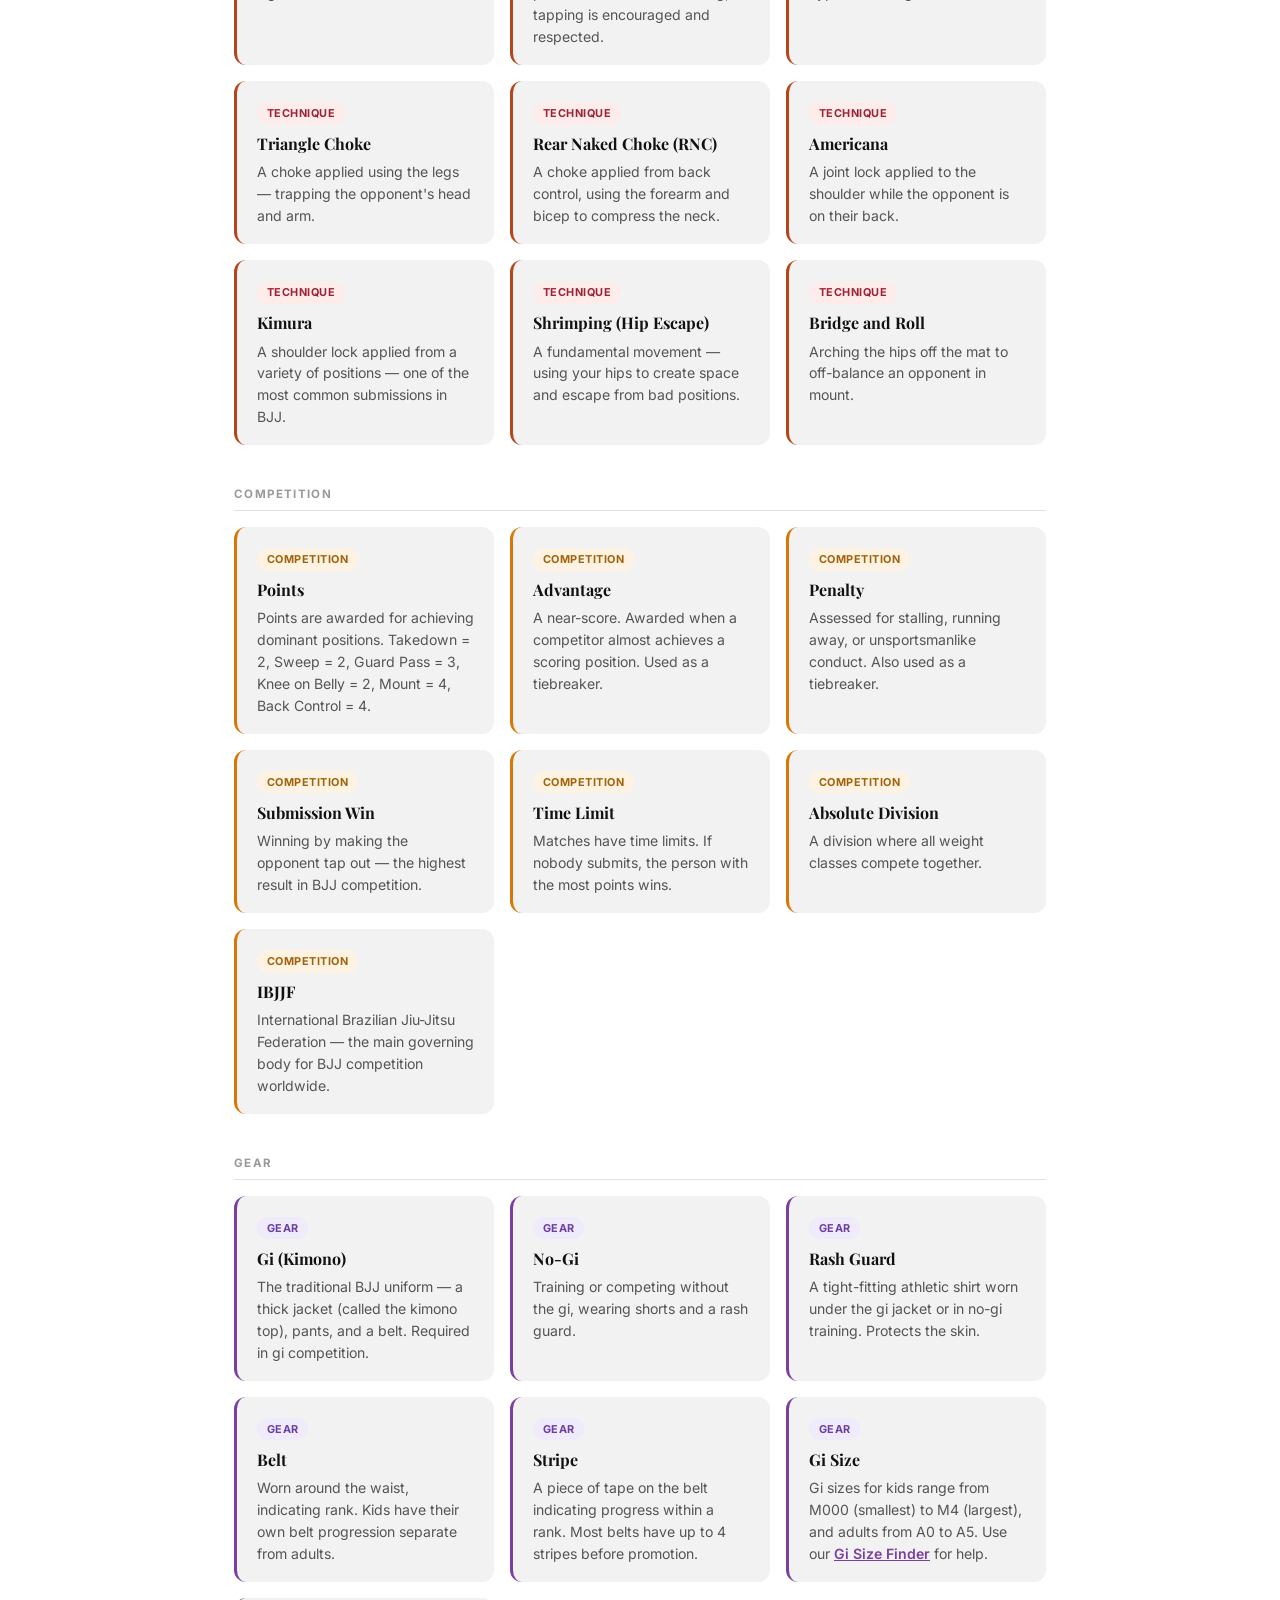
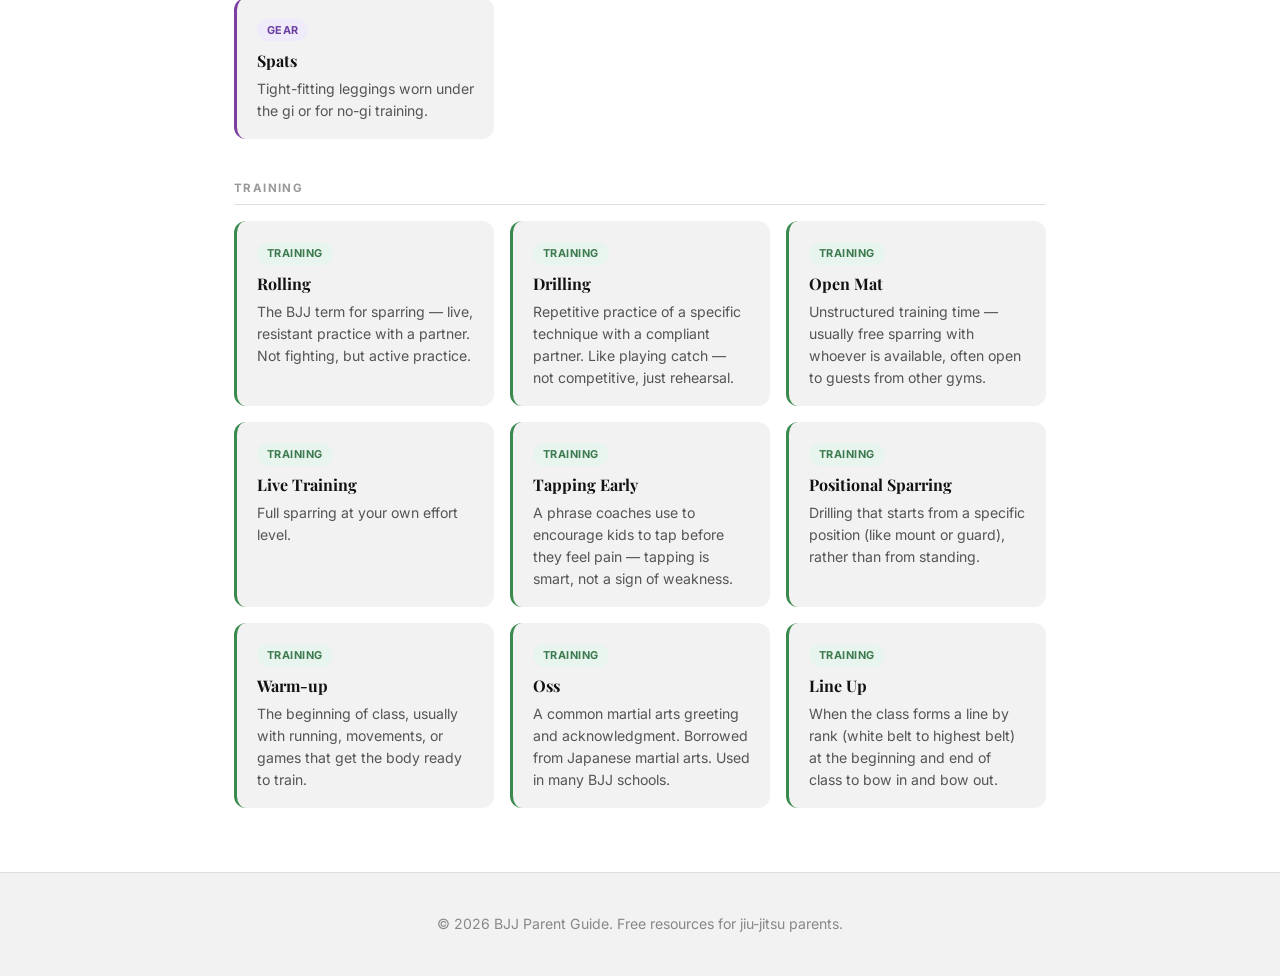
<file: Glossary.html>
<!DOCTYPE html>
<html lang="en">
<head>
  <meta charset="UTF-8" />
  <meta name="viewport" content="width=device-width, initial-scale=1.0" />
  <title>BJJ Glossary | BJJ Parent Guide</title>
  <meta name="description" content="40+ BJJ terms explained in plain English. Positions, techniques, competition, gear, and training — everything parents need to understand what's happening on the mat." />
  <link rel="stylesheet" href="css/style.css" />
</head>
<body>

  <nav>
    <div class="nav-container">
      <a href="index.html" class="nav-logo">BJJ Parent Guide</a>
      <button class="nav-toggle" aria-label="Toggle menu">&#9776;</button>
      <ul class="nav-links">
        <li class="nav-dropdown">
          <span class="nav-dropdown-toggle">Tools</span>
          <ul class="dropdown-menu">
            <li><a href="gi-size-finder.html">Gi Size Finder</a></li>
          </ul>
        </li>
        <li class="nav-dropdown">
          <span class="nav-dropdown-toggle">Resources</span>
          <ul class="dropdown-menu">
            <li><a href="glossary.html">BJJ Glossary</a></li>
            <li><a href="belts.html">Belt Guide</a></li>
            <li><a href="tournament.html">Tournament Guide</a></li>
          </ul>
        </li>
        <li><a href="blog.html">Blog</a></li>
        <li><a href="contact.html">Contact</a></li>
      </ul>
    </div>
  </nav>

  <header class="page-header">
    <h1>BJJ Glossary</h1>
    <p>Every term your kid's coach uses — explained in plain English for parents.</p>
  </header>

  <div class="glossary-container">

    <!-- Filter buttons -->
    <div class="glossary-filters">
      <button class="gloss-filter-btn active" data-filter="all">All Terms</button>
      <button class="gloss-filter-btn" data-filter="position">Positions</button>
      <button class="gloss-filter-btn" data-filter="technique">Techniques</button>
      <button class="gloss-filter-btn" data-filter="competition">Competition</button>
      <button class="gloss-filter-btn" data-filter="gear">Gear</button>
      <button class="gloss-filter-btn" data-filter="training">Training</button>
    </div>

    <!-- POSITIONS -->
    <div class="gloss-section" data-section="position">
      <div class="gloss-section-label">Positions</div>
      <div class="gloss-grid">

        <div class="gloss-card" data-category="position">
          <span class="gloss-badge gloss-badge-position">Position</span>
          <div class="gloss-term">Guard</div>
          <p class="gloss-def">The position where the bottom person uses their legs to control the top person. In closed guard, the legs are locked around the opponent's waist.</p>
        </div>

        <div class="gloss-card" data-category="position">
          <span class="gloss-badge gloss-badge-position">Position</span>
          <div class="gloss-term">Closed Guard</div>
          <p class="gloss-def">Guard with the legs fully locked (ankles crossed) around the opponent's waist.</p>
        </div>

        <div class="gloss-card" data-category="position">
          <span class="gloss-badge gloss-badge-position">Position</span>
          <div class="gloss-term">Open Guard</div>
          <p class="gloss-def">Guard position where the legs are not locked — more dynamic and varied.</p>
        </div>

        <div class="gloss-card" data-category="position">
          <span class="gloss-badge gloss-badge-position">Position</span>
          <div class="gloss-term">Half Guard</div>
          <p class="gloss-def">One of your legs is between both of the opponent's legs. A transitional position.</p>
        </div>

        <div class="gloss-card" data-category="position">
          <span class="gloss-badge gloss-badge-position">Position</span>
          <div class="gloss-term">Mount</div>
          <p class="gloss-def">Sitting on top of your opponent's chest or stomach, facing their head. Very dominant.</p>
        </div>

        <div class="gloss-card" data-category="position">
          <span class="gloss-badge gloss-badge-position">Position</span>
          <div class="gloss-term">Side Control</div>
          <p class="gloss-def">Controlling the opponent from the side, perpendicular to their body.</p>
        </div>

        <div class="gloss-card" data-category="position">
          <span class="gloss-badge gloss-badge-position">Position</span>
          <div class="gloss-term">Back Control / Back Mount</div>
          <p class="gloss-def">Positioned behind the opponent, chest to their back, with hooks (feet) inside their hips. The most dominant position in BJJ.</p>
        </div>

        <div class="gloss-card" data-category="position">
          <span class="gloss-badge gloss-badge-position">Position</span>
          <div class="gloss-term">Knee on Belly</div>
          <p class="gloss-def">Placing one knee on the opponent's stomach while the other foot is on the mat. A control position.</p>
        </div>

        <div class="gloss-card" data-category="position">
          <span class="gloss-badge gloss-badge-position">Position</span>
          <div class="gloss-term">Turtle</div>
          <p class="gloss-def">A defensive position where someone is on their hands and knees.</p>
        </div>

        <div class="gloss-card" data-category="position">
          <span class="gloss-badge gloss-badge-position">Position</span>
          <div class="gloss-term">North-South</div>
          <p class="gloss-def">Controlling the opponent from the top, facing their feet.</p>
        </div>

      </div>
    </div>

    <!-- TECHNIQUES -->
    <div class="gloss-section" data-section="technique">
      <div class="gloss-section-label">Techniques</div>
      <div class="gloss-grid">

        <div class="gloss-card red" data-category="technique">
          <span class="gloss-badge gloss-badge-technique">Technique</span>
          <div class="gloss-term">Sweep</div>
          <p class="gloss-def">Reversing position from the bottom — using technique to go from guard to being on top.</p>
        </div>

        <div class="gloss-card red" data-category="technique">
          <span class="gloss-badge gloss-badge-technique">Technique</span>
          <div class="gloss-term">Takedown</div>
          <p class="gloss-def">A technique to bring the opponent from standing to the ground.</p>
        </div>

        <div class="gloss-card red" data-category="technique">
          <span class="gloss-badge gloss-badge-technique">Technique</span>
          <div class="gloss-term">Guard Pass</div>
          <p class="gloss-def">Getting past the opponent's legs to reach side control, mount, or back control.</p>
        </div>

        <div class="gloss-card red" data-category="technique">
          <span class="gloss-badge gloss-badge-technique">Technique</span>
          <div class="gloss-term">Submission</div>
          <p class="gloss-def">A choke or joint lock that forces the opponent to tap out and signals the end of the match.</p>
        </div>

        <div class="gloss-card red" data-category="technique">
          <span class="gloss-badge gloss-badge-technique">Technique</span>
          <div class="gloss-term">Tap / Tapping Out</div>
          <p class="gloss-def">The signal that you give up — tapping your hand on your partner or the mat. In training, tapping is encouraged and respected.</p>
        </div>

        <div class="gloss-card red" data-category="technique">
          <span class="gloss-badge gloss-badge-technique">Technique</span>
          <div class="gloss-term">Armbar</div>
          <p class="gloss-def">A submission that applies pressure to the elbow joint by hyperextending the arm.</p>
        </div>

        <div class="gloss-card red" data-category="technique">
          <span class="gloss-badge gloss-badge-technique">Technique</span>
          <div class="gloss-term">Triangle Choke</div>
          <p class="gloss-def">A choke applied using the legs — trapping the opponent's head and arm.</p>
        </div>

        <div class="gloss-card red" data-category="technique">
          <span class="gloss-badge gloss-badge-technique">Technique</span>
          <div class="gloss-term">Rear Naked Choke (RNC)</div>
          <p class="gloss-def">A choke applied from back control, using the forearm and bicep to compress the neck.</p>
        </div>

        <div class="gloss-card red" data-category="technique">
          <span class="gloss-badge gloss-badge-technique">Technique</span>
          <div class="gloss-term">Americana</div>
          <p class="gloss-def">A joint lock applied to the shoulder while the opponent is on their back.</p>
        </div>

        <div class="gloss-card red" data-category="technique">
          <span class="gloss-badge gloss-badge-technique">Technique</span>
          <div class="gloss-term">Kimura</div>
          <p class="gloss-def">A shoulder lock applied from a variety of positions — one of the most common submissions in BJJ.</p>
        </div>

        <div class="gloss-card red" data-category="technique">
          <span class="gloss-badge gloss-badge-technique">Technique</span>
          <div class="gloss-term">Shrimping (Hip Escape)</div>
          <p class="gloss-def">A fundamental movement — using your hips to create space and escape from bad positions.</p>
        </div>

        <div class="gloss-card red" data-category="technique">
          <span class="gloss-badge gloss-badge-technique">Technique</span>
          <div class="gloss-term">Bridge and Roll</div>
          <p class="gloss-def">Arching the hips off the mat to off-balance an opponent in mount.</p>
        </div>

      </div>
    </div>

    <!-- COMPETITION -->
    <div class="gloss-section" data-section="competition">
      <div class="gloss-section-label">Competition</div>
      <div class="gloss-grid">

        <div class="gloss-card orange" data-category="competition">
          <span class="gloss-badge gloss-badge-competition">Competition</span>
          <div class="gloss-term">Points</div>
          <p class="gloss-def">Points are awarded for achieving dominant positions. Takedown = 2, Sweep = 2, Guard Pass = 3, Knee on Belly = 2, Mount = 4, Back Control = 4.</p>
        </div>

        <div class="gloss-card orange" data-category="competition">
          <span class="gloss-badge gloss-badge-competition">Competition</span>
          <div class="gloss-term">Advantage</div>
          <p class="gloss-def">A near-score. Awarded when a competitor almost achieves a scoring position. Used as a tiebreaker.</p>
        </div>

        <div class="gloss-card orange" data-category="competition">
          <span class="gloss-badge gloss-badge-competition">Competition</span>
          <div class="gloss-term">Penalty</div>
          <p class="gloss-def">Assessed for stalling, running away, or unsportsmanlike conduct. Also used as a tiebreaker.</p>
        </div>

        <div class="gloss-card orange" data-category="competition">
          <span class="gloss-badge gloss-badge-competition">Competition</span>
          <div class="gloss-term">Submission Win</div>
          <p class="gloss-def">Winning by making the opponent tap out — the highest result in BJJ competition.</p>
        </div>

        <div class="gloss-card orange" data-category="competition">
          <span class="gloss-badge gloss-badge-competition">Competition</span>
          <div class="gloss-term">Time Limit</div>
          <p class="gloss-def">Matches have time limits. If nobody submits, the person with the most points wins.</p>
        </div>

        <div class="gloss-card orange" data-category="competition">
          <span class="gloss-badge gloss-badge-competition">Competition</span>
          <div class="gloss-term">Absolute Division</div>
          <p class="gloss-def">A division where all weight classes compete together.</p>
        </div>

        <div class="gloss-card orange" data-category="competition">
          <span class="gloss-badge gloss-badge-competition">Competition</span>
          <div class="gloss-term">IBJJF</div>
          <p class="gloss-def">International Brazilian Jiu-Jitsu Federation — the main governing body for BJJ competition worldwide.</p>
        </div>

      </div>
    </div>

    <!-- GEAR -->
    <div class="gloss-section" data-section="gear">
      <div class="gloss-section-label">Gear</div>
      <div class="gloss-grid">

        <div class="gloss-card purple" data-category="gear">
          <span class="gloss-badge gloss-badge-gear">Gear</span>
          <div class="gloss-term">Gi (Kimono)</div>
          <p class="gloss-def">The traditional BJJ uniform — a thick jacket (called the kimono top), pants, and a belt. Required in gi competition.</p>
        </div>

        <div class="gloss-card purple" data-category="gear">
          <span class="gloss-badge gloss-badge-gear">Gear</span>
          <div class="gloss-term">No-Gi</div>
          <p class="gloss-def">Training or competing without the gi, wearing shorts and a rash guard.</p>
        </div>

        <div class="gloss-card purple" data-category="gear">
          <span class="gloss-badge gloss-badge-gear">Gear</span>
          <div class="gloss-term">Rash Guard</div>
          <p class="gloss-def">A tight-fitting athletic shirt worn under the gi jacket or in no-gi training. Protects the skin.</p>
        </div>

        <div class="gloss-card purple" data-category="gear">
          <span class="gloss-badge gloss-badge-gear">Gear</span>
          <div class="gloss-term">Belt</div>
          <p class="gloss-def">Worn around the waist, indicating rank. Kids have their own belt progression separate from adults.</p>
        </div>

        <div class="gloss-card purple" data-category="gear">
          <span class="gloss-badge gloss-badge-gear">Gear</span>
          <div class="gloss-term">Stripe</div>
          <p class="gloss-def">A piece of tape on the belt indicating progress within a rank. Most belts have up to 4 stripes before promotion.</p>
        </div>

        <div class="gloss-card purple" data-category="gear">
          <span class="gloss-badge gloss-badge-gear">Gear</span>
          <div class="gloss-term">Gi Size</div>
          <p class="gloss-def">Gi sizes for kids range from M000 (smallest) to M4 (largest), and adults from A0 to A5. Use our <a href="gi-size-finder.html" style="color:#7b3fa0;font-weight:600;">Gi Size Finder</a> for help.</p>
        </div>

        <div class="gloss-card purple" data-category="gear">
          <span class="gloss-badge gloss-badge-gear">Gear</span>
          <div class="gloss-term">Spats</div>
          <p class="gloss-def">Tight-fitting leggings worn under the gi or for no-gi training.</p>
        </div>

      </div>
    </div>

    <!-- TRAINING -->
    <div class="gloss-section" data-section="training">
      <div class="gloss-section-label">Training</div>
      <div class="gloss-grid">

        <div class="gloss-card green" data-category="training">
          <span class="gloss-badge gloss-badge-training">Training</span>
          <div class="gloss-term">Rolling</div>
          <p class="gloss-def">The BJJ term for sparring — live, resistant practice with a partner. Not fighting, but active practice.</p>
        </div>

        <div class="gloss-card green" data-category="training">
          <span class="gloss-badge gloss-badge-training">Training</span>
          <div class="gloss-term">Drilling</div>
          <p class="gloss-def">Repetitive practice of a specific technique with a compliant partner. Like playing catch — not competitive, just rehearsal.</p>
        </div>

        <div class="gloss-card green" data-category="training">
          <span class="gloss-badge gloss-badge-training">Training</span>
          <div class="gloss-term">Open Mat</div>
          <p class="gloss-def">Unstructured training time — usually free sparring with whoever is available, often open to guests from other gyms.</p>
        </div>

        <div class="gloss-card green" data-category="training">
          <span class="gloss-badge gloss-badge-training">Training</span>
          <div class="gloss-term">Live Training</div>
          <p class="gloss-def">Full sparring at your own effort level.</p>
        </div>

        <div class="gloss-card green" data-category="training">
          <span class="gloss-badge gloss-badge-training">Training</span>
          <div class="gloss-term">Tapping Early</div>
          <p class="gloss-def">A phrase coaches use to encourage kids to tap before they feel pain — tapping is smart, not a sign of weakness.</p>
        </div>

        <div class="gloss-card green" data-category="training">
          <span class="gloss-badge gloss-badge-training">Training</span>
          <div class="gloss-term">Positional Sparring</div>
          <p class="gloss-def">Drilling that starts from a specific position (like mount or guard), rather than from standing.</p>
        </div>

        <div class="gloss-card green" data-category="training">
          <span class="gloss-badge gloss-badge-training">Training</span>
          <div class="gloss-term">Warm-up</div>
          <p class="gloss-def">The beginning of class, usually with running, movements, or games that get the body ready to train.</p>
        </div>

        <div class="gloss-card green" data-category="training">
          <span class="gloss-badge gloss-badge-training">Training</span>
          <div class="gloss-term">Oss</div>
          <p class="gloss-def">A common martial arts greeting and acknowledgment. Borrowed from Japanese martial arts. Used in many BJJ schools.</p>
        </div>

        <div class="gloss-card green" data-category="training">
          <span class="gloss-badge gloss-badge-training">Training</span>
          <div class="gloss-term">Line Up</div>
          <p class="gloss-def">When the class forms a line by rank (white belt to highest belt) at the beginning and end of class to bow in and bow out.</p>
        </div>

      </div>
    </div>

  </div><!-- end .glossary-container -->

  <footer>
    <p>&copy; <span id="copyrightYear"></span> BJJ Parent Guide. Free resources for jiu-jitsu parents.</p>
  </footer>

  <script src="js/script.js"></script>
  <script>
    // Glossary filter logic
    document.querySelectorAll('.gloss-filter-btn').forEach(btn => {
      btn.addEventListener('click', () => {
        document.querySelectorAll('.gloss-filter-btn').forEach(b => b.classList.remove('active'));
        btn.classList.add('active');
        const filter = btn.dataset.filter;

        document.querySelectorAll('.gloss-section').forEach(section => {
          if (filter === 'all') {
            section.style.display = '';
          } else {
            section.style.display = section.dataset.section === filter ? '' : 'none';
          }
        });
      });
    });
  </script>
</body>
</html>
</file>
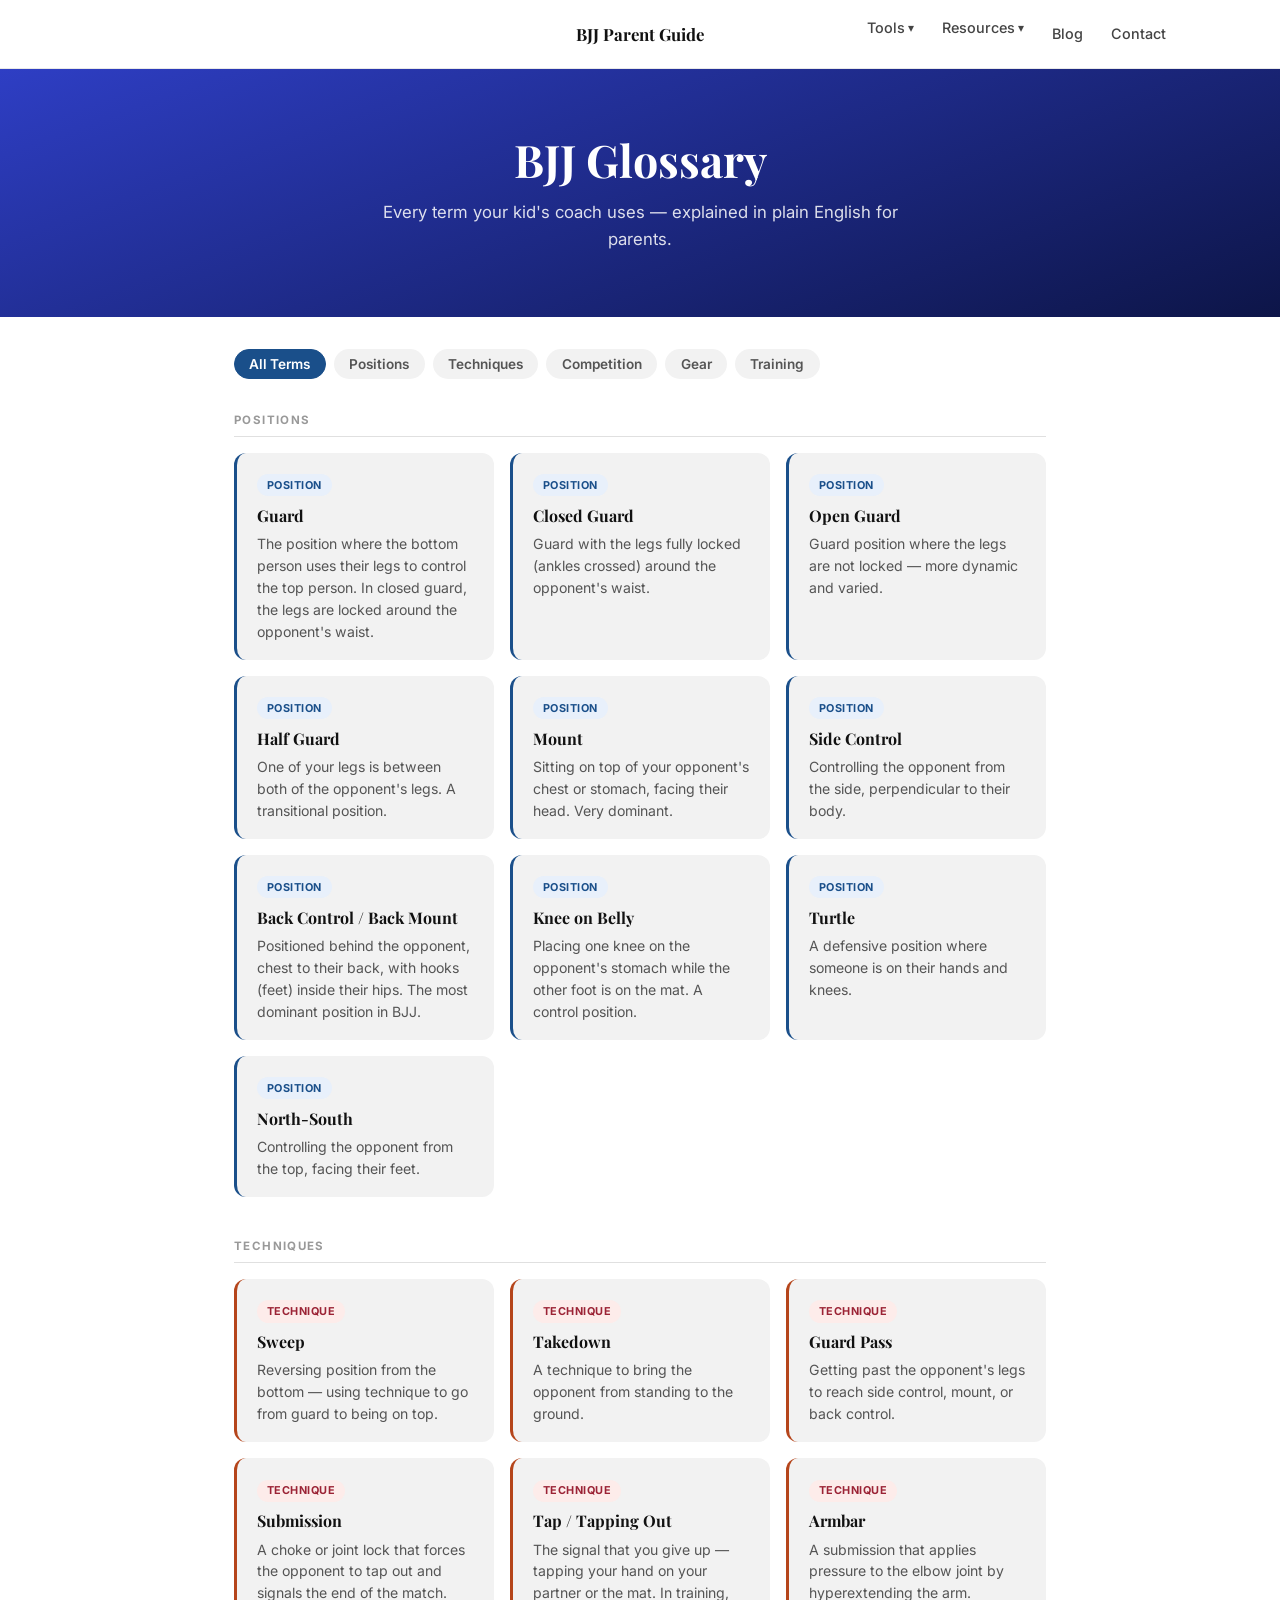
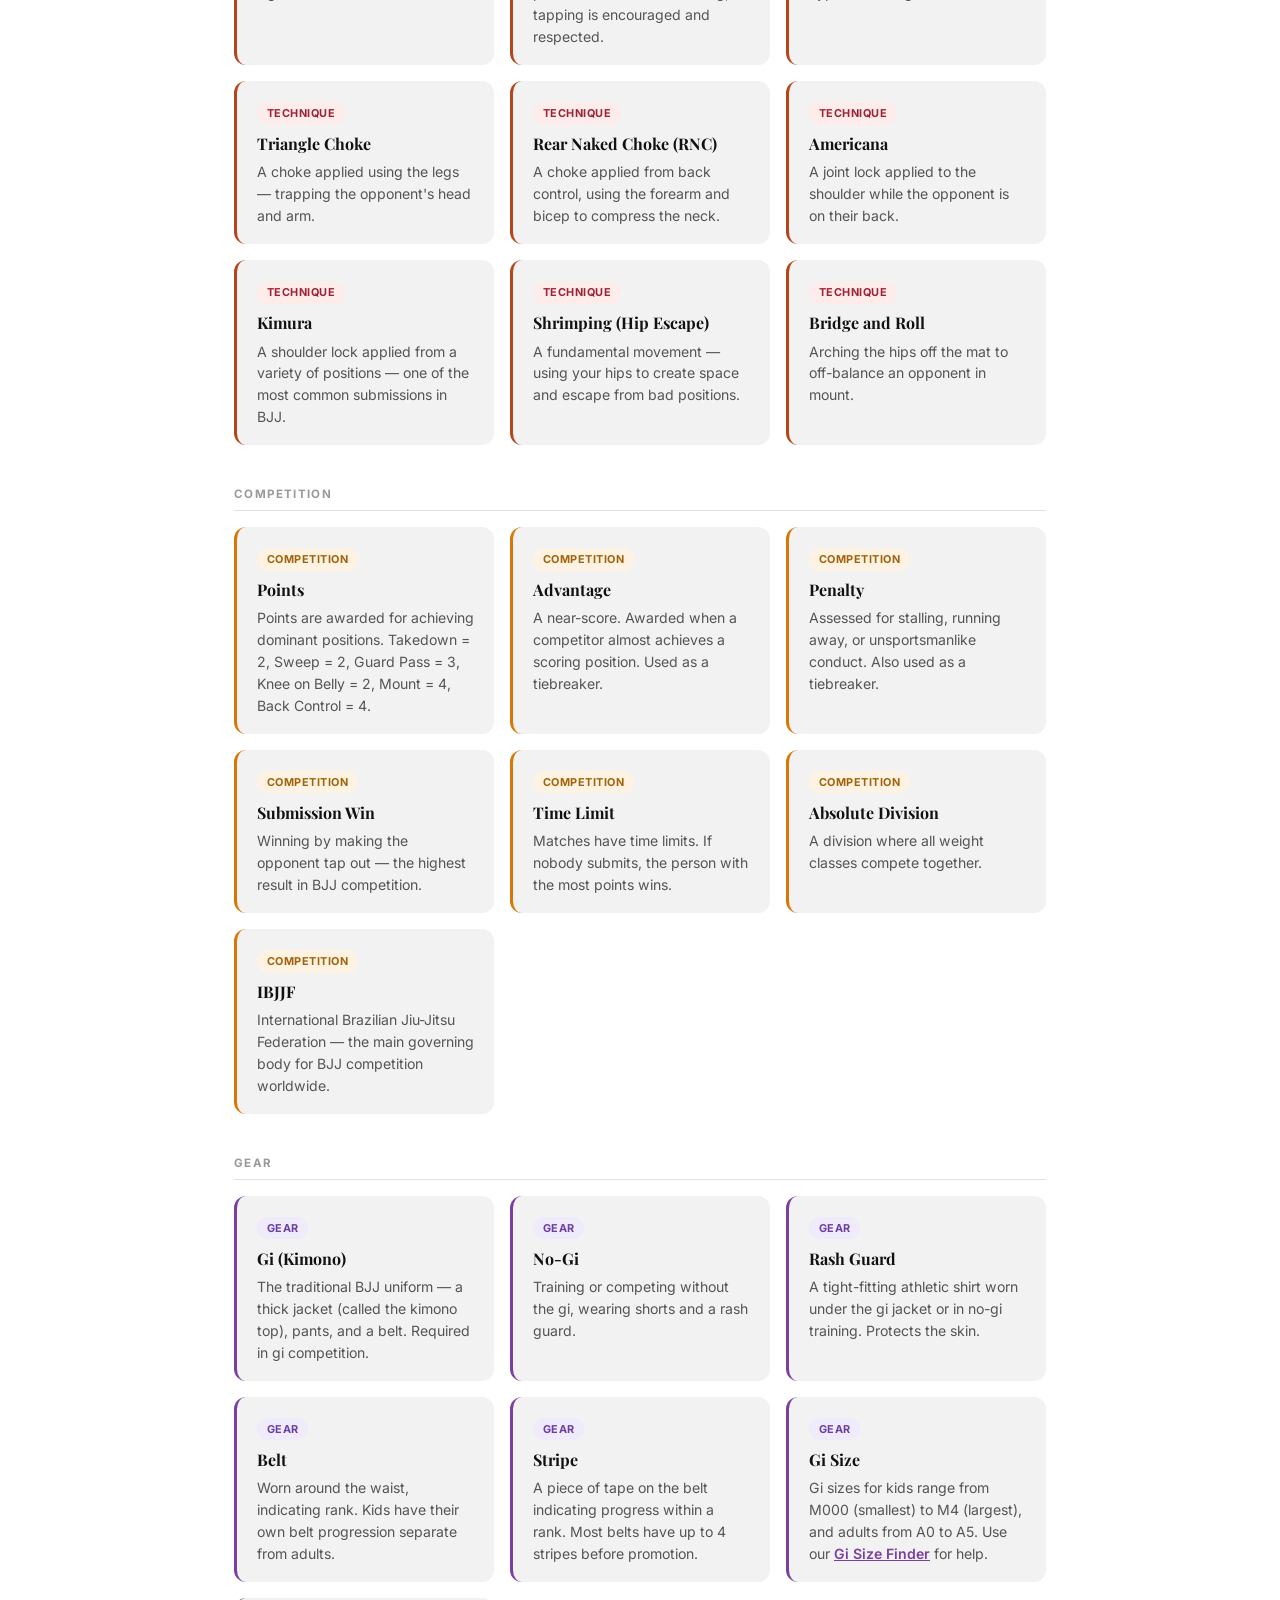
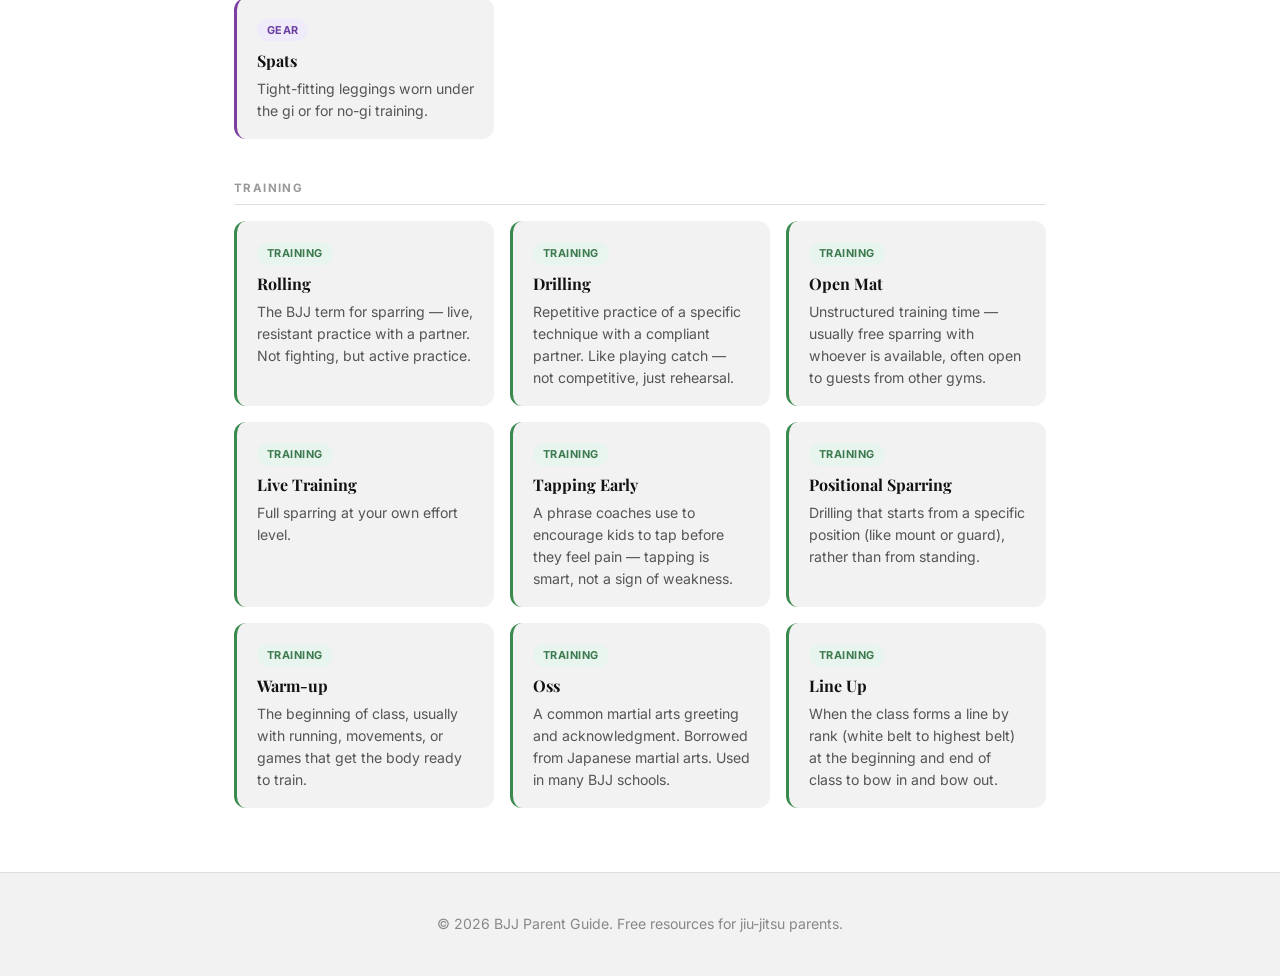
<file: glossary.html>
<!DOCTYPE html>
<html lang="en">
<head>
  <meta charset="UTF-8" />
  <meta name="viewport" content="width=device-width, initial-scale=1.0" />
  <title>BJJ Glossary | BJJ Parent Guide</title>
  <meta name="description" content="40+ BJJ terms explained in plain English. Positions, techniques, competition, gear, and training — everything parents need to understand what's happening on the mat." />
  <link rel="stylesheet" href="css/style.css" />
</head>
<body>

  <nav>
    <div class="nav-container">
      <a href="index.html" class="nav-logo">BJJ Parent Guide</a>
      <button class="nav-toggle" aria-label="Toggle menu">&#9776;</button>
      <ul class="nav-links">
        <li class="nav-dropdown">
          <span class="nav-dropdown-toggle">Tools</span>
          <ul class="dropdown-menu">
            <li><a href="gi-size-finder.html">Gi Size Finder</a></li>
          </ul>
        </li>
        <li class="nav-dropdown">
          <span class="nav-dropdown-toggle">Resources</span>
          <ul class="dropdown-menu">
            <li><a href="glossary.html">BJJ Glossary</a></li>
            <li><a href="belts.html">Belt Guide</a></li>
            <li><a href="tournament.html">Tournament Guide</a></li>
            <li><a href="articles.html">Articles Worth Reading</a></li>
          </ul>
        </li>
        <li><a href="blog.html">Blog</a></li>
        <li><a href="contact.html">Contact</a></li>
      </ul>
    </div>
  </nav>

  <header class="page-header">
    <h1>BJJ Glossary</h1>
    <p>Every term your kid's coach uses — explained in plain English for parents.</p>
  </header>

  <div class="glossary-container">

    <!-- Filter buttons -->
    <div class="glossary-filters">
      <button class="gloss-filter-btn active" data-filter="all">All Terms</button>
      <button class="gloss-filter-btn" data-filter="position">Positions</button>
      <button class="gloss-filter-btn" data-filter="technique">Techniques</button>
      <button class="gloss-filter-btn" data-filter="competition">Competition</button>
      <button class="gloss-filter-btn" data-filter="gear">Gear</button>
      <button class="gloss-filter-btn" data-filter="training">Training</button>
    </div>

    <!-- POSITIONS -->
    <div class="gloss-section" data-section="position">
      <div class="gloss-section-label">Positions</div>
      <div class="gloss-grid">

        <div class="gloss-card" data-category="position">
          <span class="gloss-badge gloss-badge-position">Position</span>
          <div class="gloss-term">Guard</div>
          <p class="gloss-def">The position where the bottom person uses their legs to control the top person. In closed guard, the legs are locked around the opponent's waist.</p>
        </div>

        <div class="gloss-card" data-category="position">
          <span class="gloss-badge gloss-badge-position">Position</span>
          <div class="gloss-term">Closed Guard</div>
          <p class="gloss-def">Guard with the legs fully locked (ankles crossed) around the opponent's waist.</p>
        </div>

        <div class="gloss-card" data-category="position">
          <span class="gloss-badge gloss-badge-position">Position</span>
          <div class="gloss-term">Open Guard</div>
          <p class="gloss-def">Guard position where the legs are not locked — more dynamic and varied.</p>
        </div>

        <div class="gloss-card" data-category="position">
          <span class="gloss-badge gloss-badge-position">Position</span>
          <div class="gloss-term">Half Guard</div>
          <p class="gloss-def">One of your legs is between both of the opponent's legs. A transitional position.</p>
        </div>

        <div class="gloss-card" data-category="position">
          <span class="gloss-badge gloss-badge-position">Position</span>
          <div class="gloss-term">Mount</div>
          <p class="gloss-def">Sitting on top of your opponent's chest or stomach, facing their head. Very dominant.</p>
        </div>

        <div class="gloss-card" data-category="position">
          <span class="gloss-badge gloss-badge-position">Position</span>
          <div class="gloss-term">Side Control</div>
          <p class="gloss-def">Controlling the opponent from the side, perpendicular to their body.</p>
        </div>

        <div class="gloss-card" data-category="position">
          <span class="gloss-badge gloss-badge-position">Position</span>
          <div class="gloss-term">Back Control / Back Mount</div>
          <p class="gloss-def">Positioned behind the opponent, chest to their back, with hooks (feet) inside their hips. The most dominant position in BJJ.</p>
        </div>

        <div class="gloss-card" data-category="position">
          <span class="gloss-badge gloss-badge-position">Position</span>
          <div class="gloss-term">Knee on Belly</div>
          <p class="gloss-def">Placing one knee on the opponent's stomach while the other foot is on the mat. A control position.</p>
        </div>

        <div class="gloss-card" data-category="position">
          <span class="gloss-badge gloss-badge-position">Position</span>
          <div class="gloss-term">Turtle</div>
          <p class="gloss-def">A defensive position where someone is on their hands and knees.</p>
        </div>

        <div class="gloss-card" data-category="position">
          <span class="gloss-badge gloss-badge-position">Position</span>
          <div class="gloss-term">North-South</div>
          <p class="gloss-def">Controlling the opponent from the top, facing their feet.</p>
        </div>

      </div>
    </div>

    <!-- TECHNIQUES -->
    <div class="gloss-section" data-section="technique">
      <div class="gloss-section-label">Techniques</div>
      <div class="gloss-grid">

        <div class="gloss-card red" data-category="technique">
          <span class="gloss-badge gloss-badge-technique">Technique</span>
          <div class="gloss-term">Sweep</div>
          <p class="gloss-def">Reversing position from the bottom — using technique to go from guard to being on top.</p>
        </div>

        <div class="gloss-card red" data-category="technique">
          <span class="gloss-badge gloss-badge-technique">Technique</span>
          <div class="gloss-term">Takedown</div>
          <p class="gloss-def">A technique to bring the opponent from standing to the ground.</p>
        </div>

        <div class="gloss-card red" data-category="technique">
          <span class="gloss-badge gloss-badge-technique">Technique</span>
          <div class="gloss-term">Guard Pass</div>
          <p class="gloss-def">Getting past the opponent's legs to reach side control, mount, or back control.</p>
        </div>

        <div class="gloss-card red" data-category="technique">
          <span class="gloss-badge gloss-badge-technique">Technique</span>
          <div class="gloss-term">Submission</div>
          <p class="gloss-def">A choke or joint lock that forces the opponent to tap out and signals the end of the match.</p>
        </div>

        <div class="gloss-card red" data-category="technique">
          <span class="gloss-badge gloss-badge-technique">Technique</span>
          <div class="gloss-term">Tap / Tapping Out</div>
          <p class="gloss-def">The signal that you give up — tapping your hand on your partner or the mat. In training, tapping is encouraged and respected.</p>
        </div>

        <div class="gloss-card red" data-category="technique">
          <span class="gloss-badge gloss-badge-technique">Technique</span>
          <div class="gloss-term">Armbar</div>
          <p class="gloss-def">A submission that applies pressure to the elbow joint by hyperextending the arm.</p>
        </div>

        <div class="gloss-card red" data-category="technique">
          <span class="gloss-badge gloss-badge-technique">Technique</span>
          <div class="gloss-term">Triangle Choke</div>
          <p class="gloss-def">A choke applied using the legs — trapping the opponent's head and arm.</p>
        </div>

        <div class="gloss-card red" data-category="technique">
          <span class="gloss-badge gloss-badge-technique">Technique</span>
          <div class="gloss-term">Rear Naked Choke (RNC)</div>
          <p class="gloss-def">A choke applied from back control, using the forearm and bicep to compress the neck.</p>
        </div>

        <div class="gloss-card red" data-category="technique">
          <span class="gloss-badge gloss-badge-technique">Technique</span>
          <div class="gloss-term">Americana</div>
          <p class="gloss-def">A joint lock applied to the shoulder while the opponent is on their back.</p>
        </div>

        <div class="gloss-card red" data-category="technique">
          <span class="gloss-badge gloss-badge-technique">Technique</span>
          <div class="gloss-term">Kimura</div>
          <p class="gloss-def">A shoulder lock applied from a variety of positions — one of the most common submissions in BJJ.</p>
        </div>

        <div class="gloss-card red" data-category="technique">
          <span class="gloss-badge gloss-badge-technique">Technique</span>
          <div class="gloss-term">Shrimping (Hip Escape)</div>
          <p class="gloss-def">A fundamental movement — using your hips to create space and escape from bad positions.</p>
        </div>

        <div class="gloss-card red" data-category="technique">
          <span class="gloss-badge gloss-badge-technique">Technique</span>
          <div class="gloss-term">Bridge and Roll</div>
          <p class="gloss-def">Arching the hips off the mat to off-balance an opponent in mount.</p>
        </div>

      </div>
    </div>

    <!-- COMPETITION -->
    <div class="gloss-section" data-section="competition">
      <div class="gloss-section-label">Competition</div>
      <div class="gloss-grid">

        <div class="gloss-card orange" data-category="competition">
          <span class="gloss-badge gloss-badge-competition">Competition</span>
          <div class="gloss-term">Points</div>
          <p class="gloss-def">Points are awarded for achieving dominant positions. Takedown = 2, Sweep = 2, Guard Pass = 3, Knee on Belly = 2, Mount = 4, Back Control = 4.</p>
        </div>

        <div class="gloss-card orange" data-category="competition">
          <span class="gloss-badge gloss-badge-competition">Competition</span>
          <div class="gloss-term">Advantage</div>
          <p class="gloss-def">A near-score. Awarded when a competitor almost achieves a scoring position. Used as a tiebreaker.</p>
        </div>

        <div class="gloss-card orange" data-category="competition">
          <span class="gloss-badge gloss-badge-competition">Competition</span>
          <div class="gloss-term">Penalty</div>
          <p class="gloss-def">Assessed for stalling, running away, or unsportsmanlike conduct. Also used as a tiebreaker.</p>
        </div>

        <div class="gloss-card orange" data-category="competition">
          <span class="gloss-badge gloss-badge-competition">Competition</span>
          <div class="gloss-term">Submission Win</div>
          <p class="gloss-def">Winning by making the opponent tap out — the highest result in BJJ competition.</p>
        </div>

        <div class="gloss-card orange" data-category="competition">
          <span class="gloss-badge gloss-badge-competition">Competition</span>
          <div class="gloss-term">Time Limit</div>
          <p class="gloss-def">Matches have time limits. If nobody submits, the person with the most points wins.</p>
        </div>

        <div class="gloss-card orange" data-category="competition">
          <span class="gloss-badge gloss-badge-competition">Competition</span>
          <div class="gloss-term">Absolute Division</div>
          <p class="gloss-def">A division where all weight classes compete together.</p>
        </div>

        <div class="gloss-card orange" data-category="competition">
          <span class="gloss-badge gloss-badge-competition">Competition</span>
          <div class="gloss-term">IBJJF</div>
          <p class="gloss-def">International Brazilian Jiu-Jitsu Federation — the main governing body for BJJ competition worldwide.</p>
        </div>

      </div>
    </div>

    <!-- GEAR -->
    <div class="gloss-section" data-section="gear">
      <div class="gloss-section-label">Gear</div>
      <div class="gloss-grid">

        <div class="gloss-card purple" data-category="gear">
          <span class="gloss-badge gloss-badge-gear">Gear</span>
          <div class="gloss-term">Gi (Kimono)</div>
          <p class="gloss-def">The traditional BJJ uniform — a thick jacket (called the kimono top), pants, and a belt. Required in gi competition.</p>
        </div>

        <div class="gloss-card purple" data-category="gear">
          <span class="gloss-badge gloss-badge-gear">Gear</span>
          <div class="gloss-term">No-Gi</div>
          <p class="gloss-def">Training or competing without the gi, wearing shorts and a rash guard.</p>
        </div>

        <div class="gloss-card purple" data-category="gear">
          <span class="gloss-badge gloss-badge-gear">Gear</span>
          <div class="gloss-term">Rash Guard</div>
          <p class="gloss-def">A tight-fitting athletic shirt worn under the gi jacket or in no-gi training. Protects the skin.</p>
        </div>

        <div class="gloss-card purple" data-category="gear">
          <span class="gloss-badge gloss-badge-gear">Gear</span>
          <div class="gloss-term">Belt</div>
          <p class="gloss-def">Worn around the waist, indicating rank. Kids have their own belt progression separate from adults.</p>
        </div>

        <div class="gloss-card purple" data-category="gear">
          <span class="gloss-badge gloss-badge-gear">Gear</span>
          <div class="gloss-term">Stripe</div>
          <p class="gloss-def">A piece of tape on the belt indicating progress within a rank. Most belts have up to 4 stripes before promotion.</p>
        </div>

        <div class="gloss-card purple" data-category="gear">
          <span class="gloss-badge gloss-badge-gear">Gear</span>
          <div class="gloss-term">Gi Size</div>
          <p class="gloss-def">Gi sizes for kids range from M000 (smallest) to M4 (largest), and adults from A0 to A5. Use our <a href="gi-size-finder.html" style="color:#7b3fa0;font-weight:600;">Gi Size Finder</a> for help.</p>
        </div>

        <div class="gloss-card purple" data-category="gear">
          <span class="gloss-badge gloss-badge-gear">Gear</span>
          <div class="gloss-term">Spats</div>
          <p class="gloss-def">Tight-fitting leggings worn under the gi or for no-gi training.</p>
        </div>

      </div>
    </div>

    <!-- TRAINING -->
    <div class="gloss-section" data-section="training">
      <div class="gloss-section-label">Training</div>
      <div class="gloss-grid">

        <div class="gloss-card green" data-category="training">
          <span class="gloss-badge gloss-badge-training">Training</span>
          <div class="gloss-term">Rolling</div>
          <p class="gloss-def">The BJJ term for sparring — live, resistant practice with a partner. Not fighting, but active practice.</p>
        </div>

        <div class="gloss-card green" data-category="training">
          <span class="gloss-badge gloss-badge-training">Training</span>
          <div class="gloss-term">Drilling</div>
          <p class="gloss-def">Repetitive practice of a specific technique with a compliant partner. Like playing catch — not competitive, just rehearsal.</p>
        </div>

        <div class="gloss-card green" data-category="training">
          <span class="gloss-badge gloss-badge-training">Training</span>
          <div class="gloss-term">Open Mat</div>
          <p class="gloss-def">Unstructured training time — usually free sparring with whoever is available, often open to guests from other gyms.</p>
        </div>

        <div class="gloss-card green" data-category="training">
          <span class="gloss-badge gloss-badge-training">Training</span>
          <div class="gloss-term">Live Training</div>
          <p class="gloss-def">Full sparring at your own effort level.</p>
        </div>

        <div class="gloss-card green" data-category="training">
          <span class="gloss-badge gloss-badge-training">Training</span>
          <div class="gloss-term">Tapping Early</div>
          <p class="gloss-def">A phrase coaches use to encourage kids to tap before they feel pain — tapping is smart, not a sign of weakness.</p>
        </div>

        <div class="gloss-card green" data-category="training">
          <span class="gloss-badge gloss-badge-training">Training</span>
          <div class="gloss-term">Positional Sparring</div>
          <p class="gloss-def">Drilling that starts from a specific position (like mount or guard), rather than from standing.</p>
        </div>

        <div class="gloss-card green" data-category="training">
          <span class="gloss-badge gloss-badge-training">Training</span>
          <div class="gloss-term">Warm-up</div>
          <p class="gloss-def">The beginning of class, usually with running, movements, or games that get the body ready to train.</p>
        </div>

        <div class="gloss-card green" data-category="training">
          <span class="gloss-badge gloss-badge-training">Training</span>
          <div class="gloss-term">Oss</div>
          <p class="gloss-def">A common martial arts greeting and acknowledgment. Borrowed from Japanese martial arts. Used in many BJJ schools.</p>
        </div>

        <div class="gloss-card green" data-category="training">
          <span class="gloss-badge gloss-badge-training">Training</span>
          <div class="gloss-term">Line Up</div>
          <p class="gloss-def">When the class forms a line by rank (white belt to highest belt) at the beginning and end of class to bow in and bow out.</p>
        </div>

      </div>
    </div>

  </div><!-- end .glossary-container -->

  <footer>
    <p>&copy; <span id="copyrightYear"></span> BJJ Parent Guide. Free resources for jiu-jitsu parents.</p>
  </footer>

  <script src="js/script.js"></script>
  <script>
    // Glossary filter logic
    document.querySelectorAll('.gloss-filter-btn').forEach(btn => {
      btn.addEventListener('click', () => {
        document.querySelectorAll('.gloss-filter-btn').forEach(b => b.classList.remove('active'));
        btn.classList.add('active');
        const filter = btn.dataset.filter;

        document.querySelectorAll('.gloss-section').forEach(section => {
          if (filter === 'all') {
            section.style.display = '';
          } else {
            section.style.display = section.dataset.section === filter ? '' : 'none';
          }
        });
      });
    });
  </script>
</body>
</html>
</file>
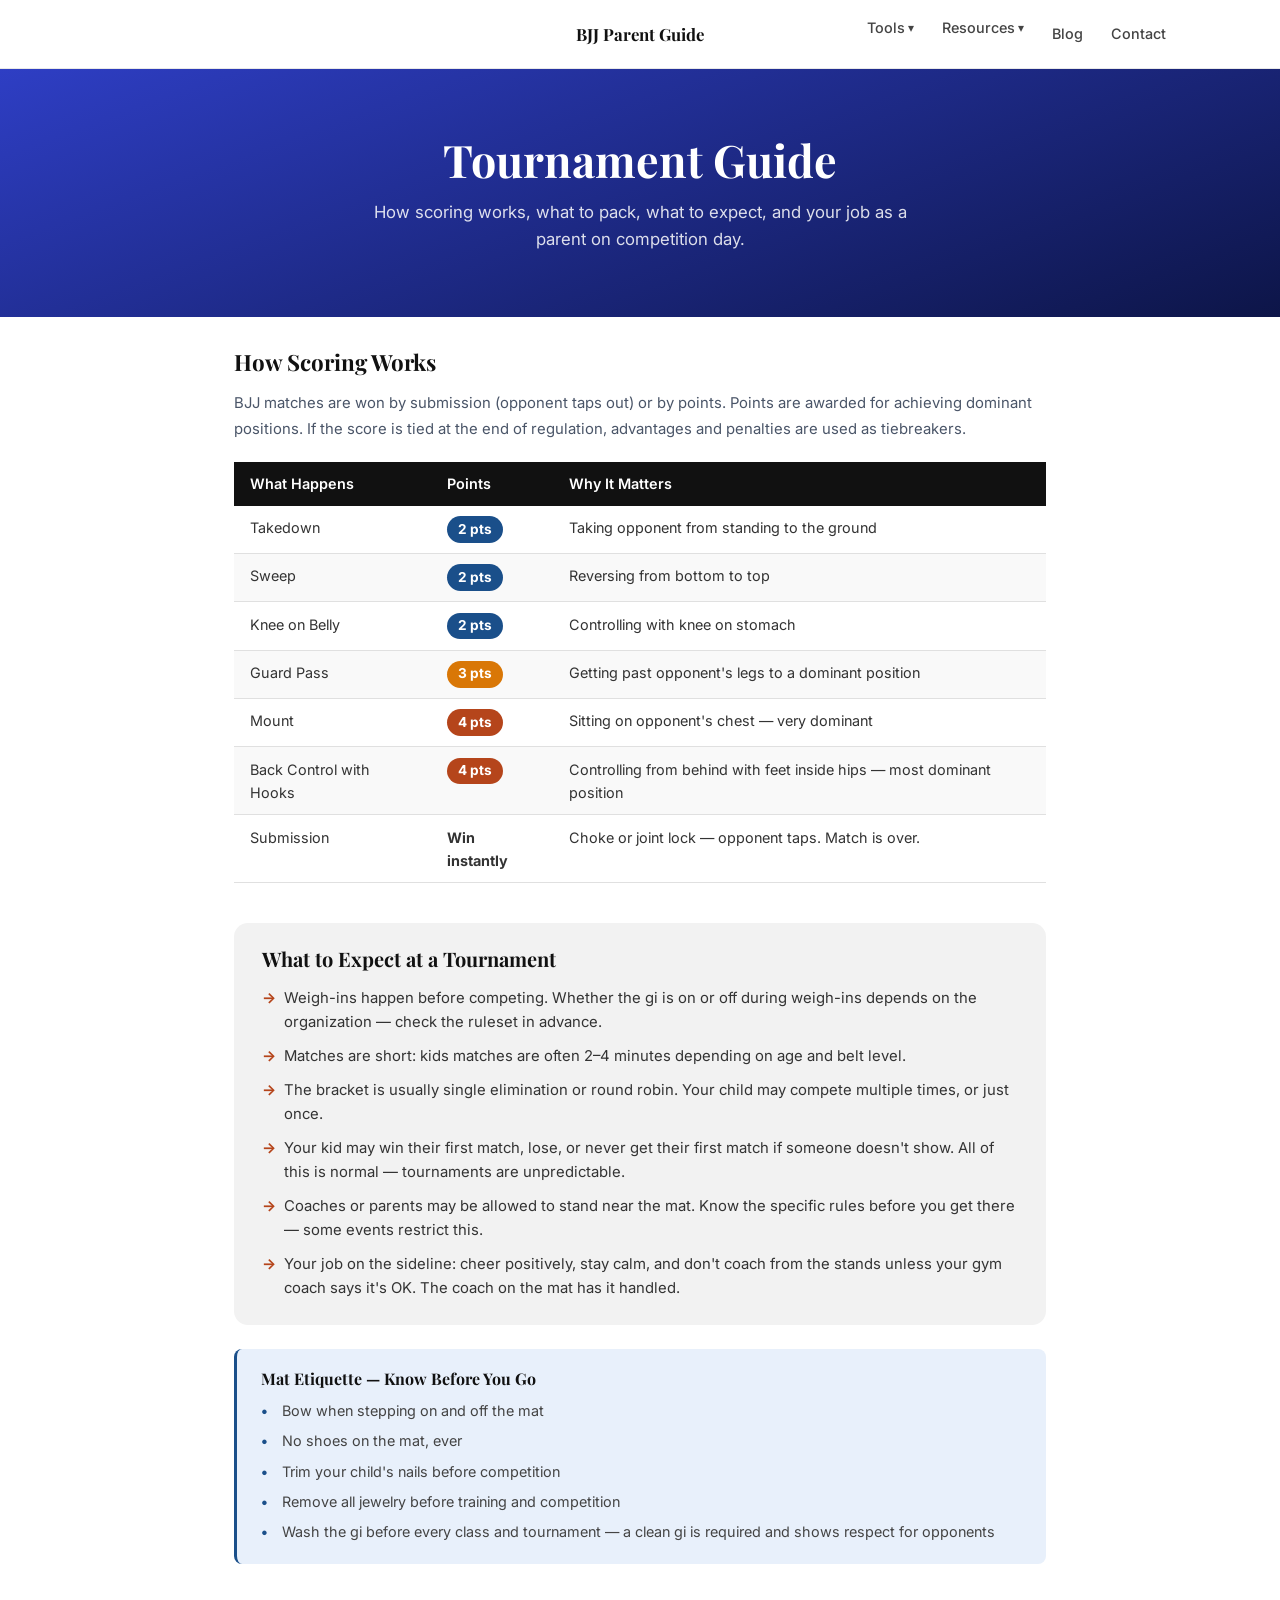
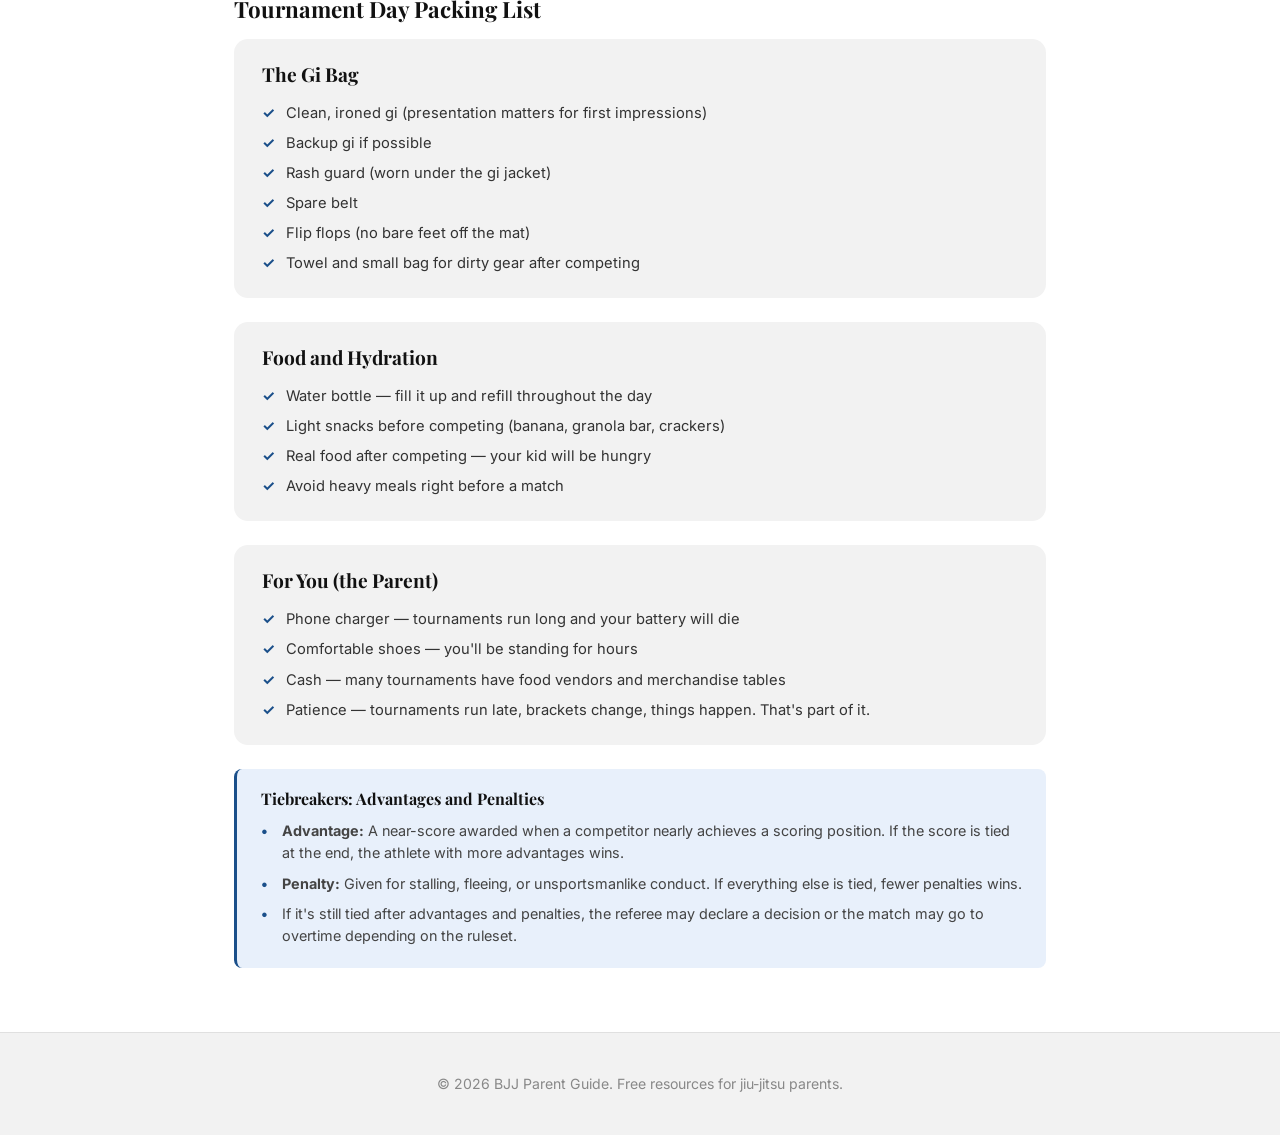
<file: tournament.html>
<!DOCTYPE html>
<html lang="en">
<head>
  <meta charset="UTF-8" />
  <meta name="viewport" content="width=device-width, initial-scale=1.0" />
  <title>BJJ Tournament Guide for Parents | BJJ Parent Guide</title>
  <meta name="description" content="Everything parents need to know about their child's first BJJ tournament — how scoring works, what to pack, what to expect, and how to be a great sideline parent." />
  <link rel="stylesheet" href="css/style.css" />
</head>
<body>

  <nav>
    <div class="nav-container">
      <a href="index.html" class="nav-logo">BJJ Parent Guide</a>
      <button class="nav-toggle" aria-label="Toggle menu">&#9776;</button>
      <ul class="nav-links">
        <li class="nav-dropdown">
          <span class="nav-dropdown-toggle">Tools</span>
          <ul class="dropdown-menu">
            <li><a href="gi-size-finder.html">Gi Size Finder</a></li>
          </ul>
        </li>
        <li class="nav-dropdown">
          <span class="nav-dropdown-toggle">Resources</span>
          <ul class="dropdown-menu">
            <li><a href="glossary.html">BJJ Glossary</a></li>
            <li><a href="belts.html">Belt Guide</a></li>
            <li><a href="tournament.html">Tournament Guide</a></li>
            <li><a href="articles.html">Articles Worth Reading</a></li>
          </ul>
        </li>
        <li><a href="blog.html">Blog</a></li>
        <li><a href="contact.html">Contact</a></li>
      </ul>
    </div>
  </nav>

  <header class="page-header">
    <h1>Tournament Guide</h1>
    <p>How scoring works, what to pack, what to expect, and your job as a parent on competition day.</p>
  </header>

  <div class="scoring-container">

    <!-- Scoring Section -->
    <h2 class="scoring-section-title">How Scoring Works</h2>
    <p style="font-size:.93rem;color:#4a5568;line-height:1.7;margin-bottom:1.25rem;">BJJ matches are won by submission (opponent taps out) or by points. Points are awarded for achieving dominant positions. If the score is tied at the end of regulation, advantages and penalties are used as tiebreakers.</p>

    <div class="scoring-table-wrap">
      <table class="scoring-table">
        <thead>
          <tr>
            <th>What Happens</th>
            <th>Points</th>
            <th>Why It Matters</th>
          </tr>
        </thead>
        <tbody>
          <tr>
            <td>Takedown</td>
            <td><span class="pts-badge">2 pts</span></td>
            <td>Taking opponent from standing to the ground</td>
          </tr>
          <tr>
            <td>Sweep</td>
            <td><span class="pts-badge">2 pts</span></td>
            <td>Reversing from bottom to top</td>
          </tr>
          <tr>
            <td>Knee on Belly</td>
            <td><span class="pts-badge">2 pts</span></td>
            <td>Controlling with knee on stomach</td>
          </tr>
          <tr>
            <td>Guard Pass</td>
            <td><span class="pts-badge pts-badge-orange">3 pts</span></td>
            <td>Getting past opponent's legs to a dominant position</td>
          </tr>
          <tr>
            <td>Mount</td>
            <td><span class="pts-badge pts-badge-red">4 pts</span></td>
            <td>Sitting on opponent's chest — very dominant</td>
          </tr>
          <tr>
            <td>Back Control with Hooks</td>
            <td><span class="pts-badge pts-badge-red">4 pts</span></td>
            <td>Controlling from behind with feet inside hips — most dominant position</td>
          </tr>
          <tr>
            <td>Submission</td>
            <td><strong>Win instantly</strong></td>
            <td>Choke or joint lock — opponent taps. Match is over.</td>
          </tr>
        </tbody>
      </table>
    </div>

    <!-- What to Expect -->
    <div class="expect-section">
      <h2>What to Expect at a Tournament</h2>
      <ul>
        <li>Weigh-ins happen before competing. Whether the gi is on or off during weigh-ins depends on the organization — check the ruleset in advance.</li>
        <li>Matches are short: kids matches are often 2–4 minutes depending on age and belt level.</li>
        <li>The bracket is usually single elimination or round robin. Your child may compete multiple times, or just once.</li>
        <li>Your kid may win their first match, lose, or never get their first match if someone doesn't show. All of this is normal — tournaments are unpredictable.</li>
        <li>Coaches or parents may be allowed to stand near the mat. Know the specific rules before you get there — some events restrict this.</li>
        <li>Your job on the sideline: cheer positively, stay calm, and don't coach from the stands unless your gym coach says it's OK. The coach on the mat has it handled.</li>
      </ul>
    </div>

    <!-- Mat Etiquette -->
    <div class="callout-box">
      <h3>Mat Etiquette — Know Before You Go</h3>
      <ul>
        <li>Bow when stepping on and off the mat</li>
        <li>No shoes on the mat, ever</li>
        <li>Trim your child's nails before competition</li>
        <li>Remove all jewelry before training and competition</li>
        <li>Wash the gi before every class and tournament — a clean gi is required and shows respect for opponents</li>
      </ul>
    </div>

    <!-- Packing Lists -->
    <h2 class="scoring-section-title" style="margin-top:2rem;">Tournament Day Packing List</h2>

    <div class="checklist-card">
      <h3>The Gi Bag</h3>
      <ul class="checklist-list">
        <li>Clean, ironed gi (presentation matters for first impressions)</li>
        <li>Backup gi if possible</li>
        <li>Rash guard (worn under the gi jacket)</li>
        <li>Spare belt</li>
        <li>Flip flops (no bare feet off the mat)</li>
        <li>Towel and small bag for dirty gear after competing</li>
      </ul>
    </div>

    <div class="checklist-card">
      <h3>Food and Hydration</h3>
      <ul class="checklist-list">
        <li>Water bottle — fill it up and refill throughout the day</li>
        <li>Light snacks before competing (banana, granola bar, crackers)</li>
        <li>Real food after competing — your kid will be hungry</li>
        <li>Avoid heavy meals right before a match</li>
      </ul>
    </div>

    <div class="checklist-card">
      <h3>For You (the Parent)</h3>
      <ul class="checklist-list">
        <li>Phone charger — tournaments run long and your battery will die</li>
        <li>Comfortable shoes — you'll be standing for hours</li>
        <li>Cash — many tournaments have food vendors and merchandise tables</li>
        <li>Patience — tournaments run late, brackets change, things happen. That's part of it.</li>
      </ul>
    </div>

    <!-- Tiebreaker note -->
    <div class="callout-box" style="margin-top:1rem;">
      <h3>Tiebreakers: Advantages and Penalties</h3>
      <ul>
        <li><strong>Advantage:</strong> A near-score awarded when a competitor nearly achieves a scoring position. If the score is tied at the end, the athlete with more advantages wins.</li>
        <li><strong>Penalty:</strong> Given for stalling, fleeing, or unsportsmanlike conduct. If everything else is tied, fewer penalties wins.</li>
        <li>If it's still tied after advantages and penalties, the referee may declare a decision or the match may go to overtime depending on the ruleset.</li>
      </ul>
    </div>

  </div><!-- end .scoring-container -->

  <footer>
    <p>&copy; <span id="copyrightYear"></span> BJJ Parent Guide. Free resources for jiu-jitsu parents.</p>
  </footer>

  <script src="js/script.js"></script>
</body>
</html>
</file>
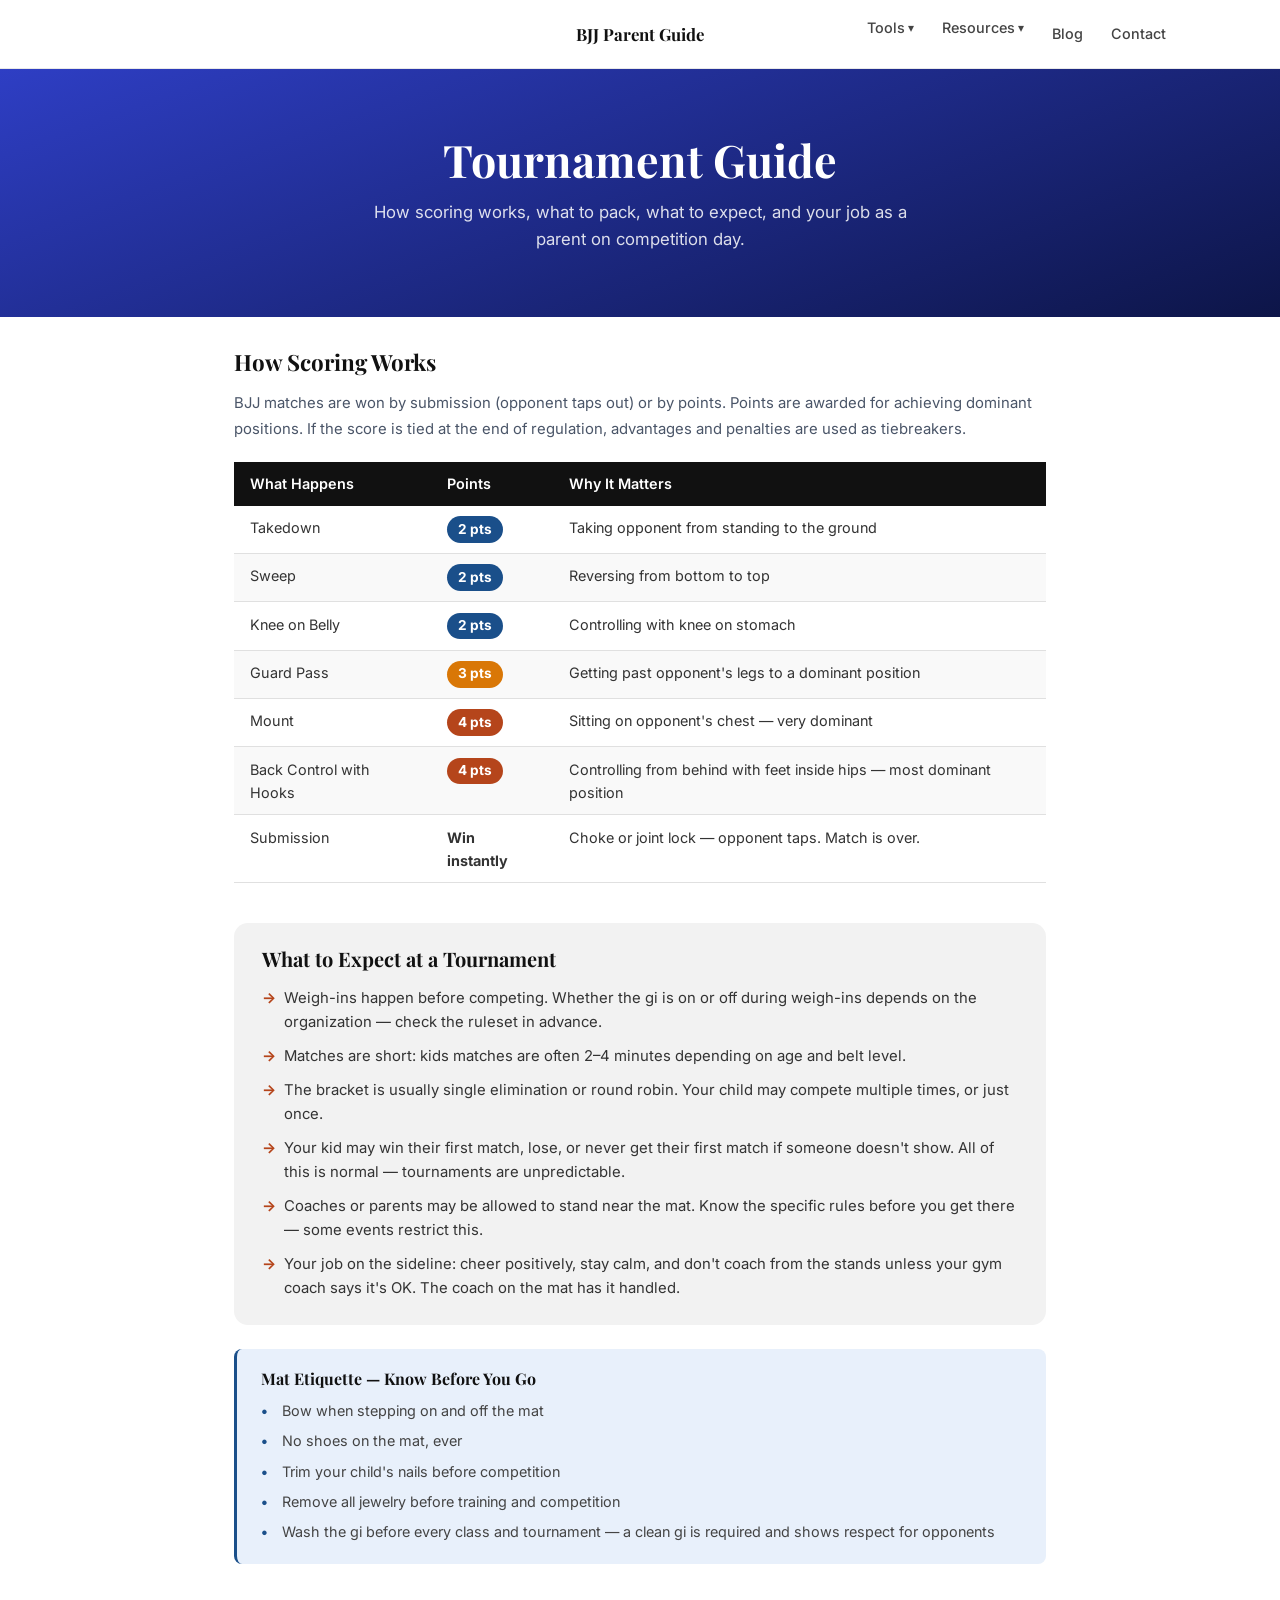
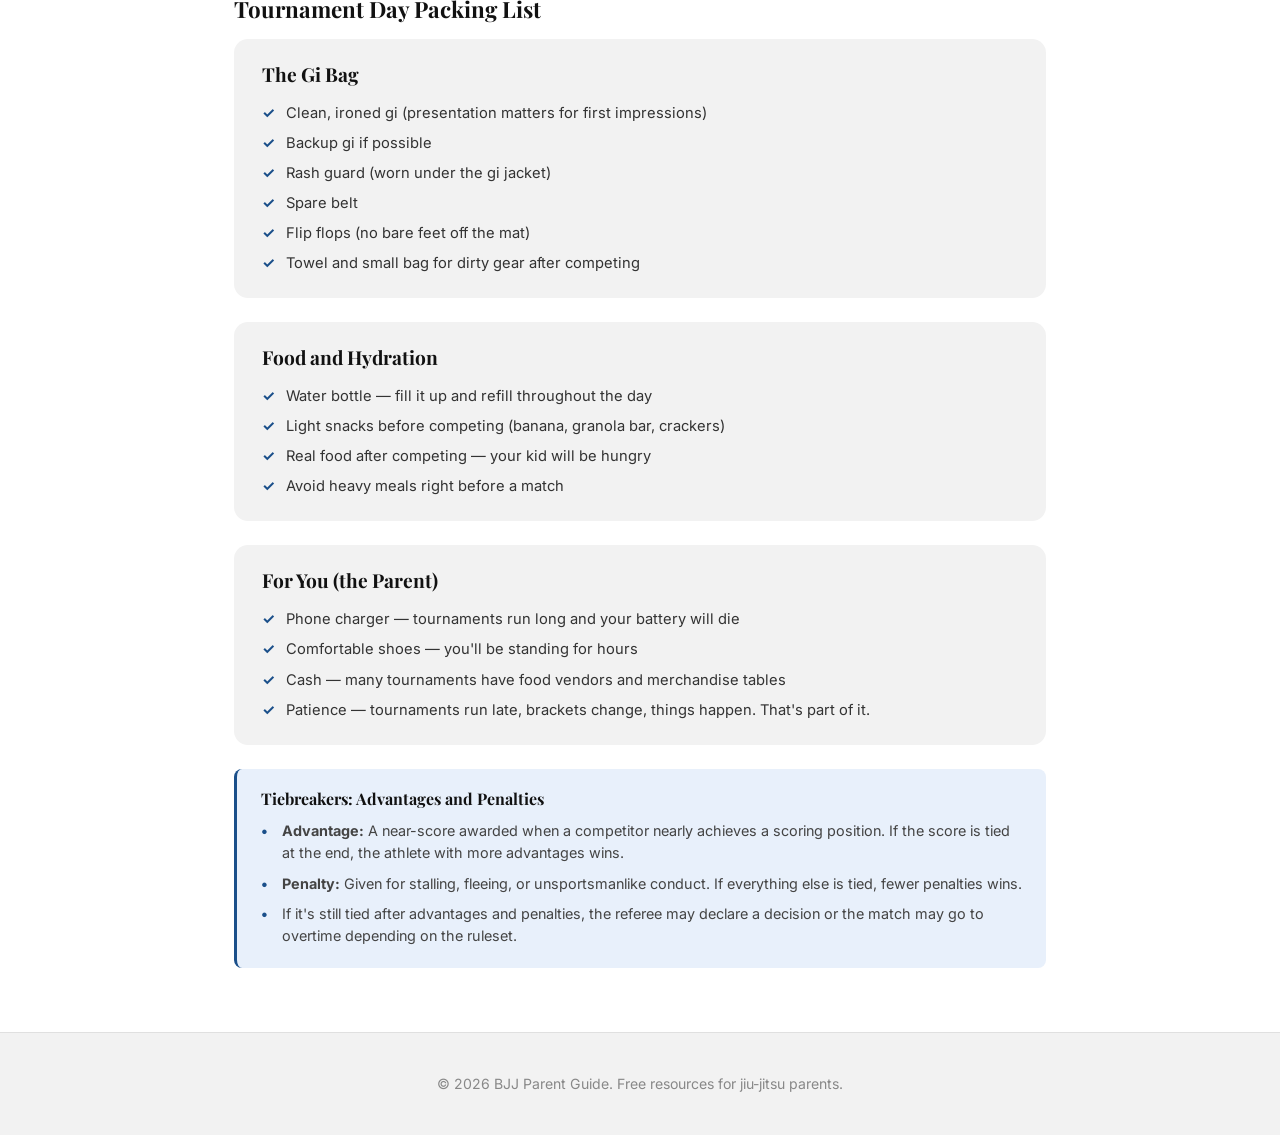
<file: tournaments.html>
<!DOCTYPE html>
<html lang="en">
<head>
  <meta charset="UTF-8" />
  <meta name="viewport" content="width=device-width, initial-scale=1.0" />
  <title>BJJ Tournament Guide for Parents | BJJ Parent Guide</title>
  <meta name="description" content="Everything parents need to know about their child's first BJJ tournament — how scoring works, what to pack, what to expect, and how to be a great sideline parent." />
  <link rel="stylesheet" href="css/style.css" />
</head>
<body>

  <nav>
    <div class="nav-container">
      <a href="index.html" class="nav-logo">BJJ Parent Guide</a>
      <button class="nav-toggle" aria-label="Toggle menu">&#9776;</button>
      <ul class="nav-links">
        <li class="nav-dropdown">
          <span class="nav-dropdown-toggle">Tools</span>
          <ul class="dropdown-menu">
            <li><a href="gi-size-finder.html">Gi Size Finder</a></li>
          </ul>
        </li>
        <li class="nav-dropdown">
          <span class="nav-dropdown-toggle">Resources</span>
          <ul class="dropdown-menu">
            <li><a href="glossary.html">BJJ Glossary</a></li>
            <li><a href="belts.html">Belt Guide</a></li>
            <li><a href="tournament.html">Tournament Guide</a></li>
          </ul>
        </li>
        <li><a href="blog.html">Blog</a></li>
        <li><a href="contact.html">Contact</a></li>
      </ul>
    </div>
  </nav>

  <header class="page-header">
    <h1>Tournament Guide</h1>
    <p>How scoring works, what to pack, what to expect, and your job as a parent on competition day.</p>
  </header>

  <div class="scoring-container">

    <!-- Scoring Section -->
    <h2 class="scoring-section-title">How Scoring Works</h2>
    <p style="font-size:.93rem;color:#4a5568;line-height:1.7;margin-bottom:1.25rem;">BJJ matches are won by submission (opponent taps out) or by points. Points are awarded for achieving dominant positions. If the score is tied at the end of regulation, advantages and penalties are used as tiebreakers.</p>

    <div class="scoring-table-wrap">
      <table class="scoring-table">
        <thead>
          <tr>
            <th>What Happens</th>
            <th>Points</th>
            <th>Why It Matters</th>
          </tr>
        </thead>
        <tbody>
          <tr>
            <td>Takedown</td>
            <td><span class="pts-badge">2 pts</span></td>
            <td>Taking opponent from standing to the ground</td>
          </tr>
          <tr>
            <td>Sweep</td>
            <td><span class="pts-badge">2 pts</span></td>
            <td>Reversing from bottom to top</td>
          </tr>
          <tr>
            <td>Knee on Belly</td>
            <td><span class="pts-badge">2 pts</span></td>
            <td>Controlling with knee on stomach</td>
          </tr>
          <tr>
            <td>Guard Pass</td>
            <td><span class="pts-badge pts-badge-orange">3 pts</span></td>
            <td>Getting past opponent's legs to a dominant position</td>
          </tr>
          <tr>
            <td>Mount</td>
            <td><span class="pts-badge pts-badge-red">4 pts</span></td>
            <td>Sitting on opponent's chest — very dominant</td>
          </tr>
          <tr>
            <td>Back Control with Hooks</td>
            <td><span class="pts-badge pts-badge-red">4 pts</span></td>
            <td>Controlling from behind with feet inside hips — most dominant position</td>
          </tr>
          <tr>
            <td>Submission</td>
            <td><strong>Win instantly</strong></td>
            <td>Choke or joint lock — opponent taps. Match is over.</td>
          </tr>
        </tbody>
      </table>
    </div>

    <!-- What to Expect -->
    <div class="expect-section">
      <h2>What to Expect at a Tournament</h2>
      <ul>
        <li>Weigh-ins happen before competing. Whether the gi is on or off during weigh-ins depends on the organization — check the ruleset in advance.</li>
        <li>Matches are short: kids matches are often 2–4 minutes depending on age and belt level.</li>
        <li>The bracket is usually single elimination or round robin. Your child may compete multiple times, or just once.</li>
        <li>Your kid may win their first match, lose, or never get their first match if someone doesn't show. All of this is normal — tournaments are unpredictable.</li>
        <li>Coaches or parents may be allowed to stand near the mat. Know the specific rules before you get there — some events restrict this.</li>
        <li>Your job on the sideline: cheer positively, stay calm, and don't coach from the stands unless your gym coach says it's OK. The coach on the mat has it handled.</li>
      </ul>
    </div>

    <!-- Mat Etiquette -->
    <div class="callout-box">
      <h3>Mat Etiquette — Know Before You Go</h3>
      <ul>
        <li>Bow when stepping on and off the mat</li>
        <li>No shoes on the mat, ever</li>
        <li>Trim your child's nails before competition</li>
        <li>Remove all jewelry before training and competition</li>
        <li>Wash the gi before every class and tournament — a clean gi is required and shows respect for opponents</li>
      </ul>
    </div>

    <!-- Packing Lists -->
    <h2 class="scoring-section-title" style="margin-top:2rem;">Tournament Day Packing List</h2>

    <div class="checklist-card">
      <h3>The Gi Bag</h3>
      <ul class="checklist-list">
        <li>Clean, ironed gi (presentation matters for first impressions)</li>
        <li>Backup gi if possible</li>
        <li>Rash guard (worn under the gi jacket)</li>
        <li>Spare belt</li>
        <li>Flip flops (no bare feet off the mat)</li>
        <li>Towel and small bag for dirty gear after competing</li>
      </ul>
    </div>

    <div class="checklist-card">
      <h3>Food and Hydration</h3>
      <ul class="checklist-list">
        <li>Water bottle — fill it up and refill throughout the day</li>
        <li>Light snacks before competing (banana, granola bar, crackers)</li>
        <li>Real food after competing — your kid will be hungry</li>
        <li>Avoid heavy meals right before a match</li>
      </ul>
    </div>

    <div class="checklist-card">
      <h3>For You (the Parent)</h3>
      <ul class="checklist-list">
        <li>Phone charger — tournaments run long and your battery will die</li>
        <li>Comfortable shoes — you'll be standing for hours</li>
        <li>Cash — many tournaments have food vendors and merchandise tables</li>
        <li>Patience — tournaments run late, brackets change, things happen. That's part of it.</li>
      </ul>
    </div>

    <!-- Tiebreaker note -->
    <div class="callout-box" style="margin-top:1rem;">
      <h3>Tiebreakers: Advantages and Penalties</h3>
      <ul>
        <li><strong>Advantage:</strong> A near-score awarded when a competitor nearly achieves a scoring position. If the score is tied at the end, the athlete with more advantages wins.</li>
        <li><strong>Penalty:</strong> Given for stalling, fleeing, or unsportsmanlike conduct. If everything else is tied, fewer penalties wins.</li>
        <li>If it's still tied after advantages and penalties, the referee may declare a decision or the match may go to overtime depending on the ruleset.</li>
      </ul>
    </div>

  </div><!-- end .scoring-container -->

  <footer>
    <p>&copy; <span id="copyrightYear"></span> BJJ Parent Guide. Free resources for jiu-jitsu parents.</p>
  </footer>

  <script src="js/script.js"></script>
</body>
</html>
</file>
<file: css/style.css>
/* ============================================================
   BJJ Parent Guide — style.css
   ============================================================ */

@import url('https://fonts.googleapis.com/css2?family=Playfair+Display:ital,wght@0,400;0,600;0,700;1,400&family=Inter:wght@400;500;600;700&display=swap');

/* --- Reset & Base --- */
*, *::before, *::after { box-sizing: border-box; margin: 0; padding: 0; }

html { scroll-behavior: smooth; }

body {
  font-family: 'Inter', 'Segoe UI', sans-serif;
  color: #111;
  background: #fff;
  line-height: 1.6;
}

h1, h2, h3, h4, h5, h6 {
  font-family: 'Playfair Display', Georgia, serif;
  line-height: 1.2;
}

/* --- Navigation --- */
nav {
  background: #fff;
  border-bottom: 1px solid #e8e8e8;
  position: sticky;
  top: 0;
  z-index: 100;
}

.nav-container {
  max-width: 1100px;
  margin: 0 auto;
  padding: 0 1.5rem;
  display: flex;
  align-items: center;
  justify-content: space-between;
  height: 68px;
  position: relative;
}

.nav-logo {
  font-family: 'Playfair Display', Georgia, serif;
  font-size: 1.05rem;
  font-weight: 700;
  color: #111;
  text-decoration: none;
  position: absolute;
  left: 50%;
  transform: translateX(-50%);
  white-space: nowrap;
}

.nav-links {
  display: flex;
  list-style: none;
  gap: 1.75rem;
  margin-left: auto;
}

.nav-links a {
  text-decoration: none;
  color: #444;
  font-weight: 500;
  font-size: 0.9rem;
  transition: color 0.2s;
  white-space: nowrap;
}

.nav-links a:hover,
.nav-links a.active { color: #111; }

.nav-toggle {
  display: none;
  background: none;
  border: none;
  font-size: 1.5rem;
  cursor: pointer;
  color: #333;
  line-height: 1;
}

/* --- Dropdown Nav --- */
.nav-dropdown { position: relative; }

.nav-dropdown-toggle {
  cursor: pointer;
  color: #444;
  font-weight: 500;
  font-size: 0.9rem;
  white-space: nowrap;
  display: flex;
  align-items: center;
  gap: 0.2rem;
  background: none;
  border: none;
  font-family: inherit;
  padding: 0;
  line-height: 1;
  transition: color 0.2s;
}

.nav-dropdown-toggle::after {
  content: '▾';
  font-size: 0.72rem;
}

.nav-dropdown:hover .nav-dropdown-toggle,
.nav-dropdown.open .nav-dropdown-toggle { color: #111; }

.dropdown-menu {
  display: none;
  position: absolute;
  top: calc(100% + 12px);
  left: 50%;
  transform: translateX(-50%);
  background: #fff;
  border-radius: 12px;
  box-shadow: 0 8px 24px rgba(0,0,0,0.12);
  padding: 0.5rem 0;
  list-style: none;
  min-width: 190px;
  z-index: 200;
}

.nav-dropdown:hover .dropdown-menu,
.nav-dropdown.open .dropdown-menu { display: block; }

.dropdown-menu li a {
  display: block;
  padding: 0.55rem 1.25rem;
  color: #444;
  text-decoration: none;
  font-size: 0.9rem;
  white-space: nowrap;
  transition: background 0.15s;
}

.dropdown-menu li a:hover,
.dropdown-menu li a.active { background: #f5f5f5; color: #111; }

/* --- Hero --- */
.hero {
  background: linear-gradient(160deg, #2e3ec4 0%, #0d1548 100%);
  color: #fff;
  padding: 6rem 1.5rem;
  text-align: center;
}

.hero h1 {
  font-size: clamp(2.2rem, 6vw, 3.8rem);
  margin-bottom: 1.25rem;
  font-weight: 700;
}

.hero p {
  font-family: 'Inter', sans-serif;
  font-size: 1.1rem;
  max-width: 580px;
  margin: 0 auto 2.5rem;
  opacity: 0.85;
}

.hero-btn {
  display: inline-block;
  background: #fff;
  color: #1a3a7a;
  text-decoration: none;
  padding: 0.9rem 2.5rem;
  border-radius: 8px;
  font-weight: 600;
  font-size: 0.95rem;
  letter-spacing: 0.02em;
  transition: opacity 0.2s, transform 0.2s;
}

.hero-btn:hover {
  opacity: 0.9;
  transform: translateY(-2px);
}

/* --- Page Header (inner pages) --- */
.page-header {
  background: linear-gradient(160deg, #2e3ec4 0%, #0d1548 100%);
  color: #fff;
  padding: 4rem 1.5rem;
  text-align: center;
}

.page-header h1 { font-size: clamp(1.8rem, 4vw, 2.8rem); }

.page-header p {
  font-family: 'Inter', sans-serif;
  font-size: 1.05rem;
  opacity: 0.85;
  margin-top: 0.75rem;
  max-width: 580px;
  margin-left: auto;
  margin-right: auto;
}

/* --- Home Cards --- */
.cards-section {
  max-width: 1100px;
  margin: 5rem auto;
  padding: 0 1.5rem;
}

.cards-grid {
  display: grid;
  grid-template-columns: repeat(auto-fit, minmax(280px, 1fr));
  gap: 1.25rem;
}

.card {
  background: #f2f2f2;
  border-radius: 14px;
  padding: 2rem 1.75rem;
  text-decoration: none;
  color: inherit;
  display: block;
  border-top: none;
  transition: transform 0.2s, box-shadow 0.2s;
}

.card:hover {
  transform: translateY(-4px);
  box-shadow: 0 8px 24px rgba(0,0,0,0.1);
}

.card.card-glossary,
.card.card-belts,
.card.card-tournament,
.card.card-gi-finder,
.card.card-blog,
.card.card-contact { border-top: none; }

/* --- Card Groups (Homepage) --- */
.card-group { margin-bottom: 3.5rem; }

.card-group-label {
  font-family: 'Inter', sans-serif;
  font-size: 0.72rem;
  font-weight: 700;
  text-transform: uppercase;
  letter-spacing: 0.12em;
  color: #999;
  margin-bottom: 1.25rem;
  padding-bottom: 0.5rem;
  border-bottom: 1px solid #e0e0e0;
}

.cards-grid-sm  { max-width: 380px; }
.cards-grid-md  { max-width: 760px; }

.card-icon { font-size: 2.4rem; margin-bottom: 1rem; }

.card h3 {
  font-size: 1.3rem;
  color: #111;
  margin-bottom: 0.6rem;
  font-weight: 600;
}

.card p {
  font-family: 'Inter', sans-serif;
  color: #555;
  font-size: 0.93rem;
  line-height: 1.65;
}

.card-arrow {
  display: inline-block;
  margin-top: 1.1rem;
  color: #1a4f8a;
  font-weight: 600;
  font-size: 0.88rem;
  font-family: 'Inter', sans-serif;
}

/* --- Home About Section --- */
.home-about {
  background: #f9f9f9;
  border-top: 1px solid #e8e8e8;
  padding: 5rem 1.5rem;
}

.home-about-inner {
  max-width: 700px;
  margin: 0 auto;
  text-align: center;
}

.home-about-inner h2 {
  font-size: clamp(1.8rem, 4vw, 2.6rem);
  color: #111;
  margin-bottom: 1.5rem;
}

.home-about-inner p {
  font-family: 'Inter', sans-serif;
  color: #555;
  font-size: 1rem;
  line-height: 1.8;
  margin-bottom: 1.1rem;
}

.home-about-inner p:last-child { margin-bottom: 0; }

.home-about-inner a {
  color: #1a4f8a;
  font-weight: 600;
  text-decoration: none;
}

.home-about-inner a:hover { text-decoration: underline; }

/* --- CTA Button (general) --- */
.btn-cta {
  display: inline-block;
  background: #1a4f8a;
  color: #fff;
  text-decoration: none;
  padding: 0.85rem 2rem;
  border-radius: 8px;
  font-weight: 600;
  font-size: 0.95rem;
  letter-spacing: 0.02em;
  font-family: 'Inter', sans-serif;
  transition: background 0.2s, transform 0.2s;
}

.btn-cta:hover {
  background: #153f72;
  transform: translateY(-1px);
}

/* --- Contact / Forms --- */
.contact-section {
  max-width: 640px;
  margin: 3rem auto 5rem;
  padding: 0 1.5rem;
}

.contact-note {
  font-family: 'Inter', sans-serif;
  color: #555;
  font-size: 0.97rem;
  line-height: 1.75;
  margin-bottom: 2rem;
  text-align: center;
}

.contact-card {
  background: #f2f2f2;
  border-radius: 16px;
  padding: 2.5rem;
}

.form-group { margin-bottom: 1.25rem; }

.form-group label {
  display: block;
  font-family: 'Inter', sans-serif;
  font-weight: 600;
  color: #333;
  margin-bottom: 0.45rem;
  font-size: 0.93rem;
}

.form-control {
  width: 100%;
  padding: 0.75rem 1rem;
  border: 1.5px solid #ddd;
  border-radius: 8px;
  font-size: 1rem;
  font-family: inherit;
  background: #fff;
  transition: border-color 0.2s;
}

.form-control:focus {
  outline: none;
  border-color: #1a4f8a;
}

textarea.form-control {
  resize: vertical;
  min-height: 130px;
}

.btn-submit {
  width: 100%;
  background: #1a4f8a;
  color: #fff;
  border: none;
  padding: 0.9rem;
  border-radius: 8px;
  font-size: 1rem;
  font-weight: 600;
  cursor: pointer;
  transition: background 0.2s;
  margin-top: 0.5rem;
  font-family: inherit;
  letter-spacing: 0.02em;
}

.btn-submit:hover { background: #153f72; }

.form-success {
  display: none;
  background: #edf5e8;
  border: 1px solid #6daf7e;
  border-radius: 10px;
  padding: 1.5rem;
  text-align: center;
  color: #3d7a50;
  font-weight: 600;
  margin-top: 1rem;
  font-size: 1.05rem;
}

/* --- Footer --- */
footer {
  background: #f2f2f2;
  color: #888;
  text-align: center;
  padding: 2.5rem 1.5rem;
  font-family: 'Inter', sans-serif;
  font-size: 0.88rem;
  border-top: 1px solid #e0e0e0;
}

footer a { color: #666; text-decoration: none; }
footer a:hover { text-decoration: underline; }

/* --- Blog Section --- */
.blog-section {
  max-width: 1000px;
  margin: 3rem auto 5rem;
  padding: 0 1.5rem;
}

.blog-filters {
  display: flex;
  flex-wrap: wrap;
  gap: 0.6rem;
  margin-bottom: 2.5rem;
}

.blog-filter-btn {
  background: #f2f2f2;
  border: 1.5px solid transparent;
  padding: 0.45rem 1.1rem;
  border-radius: 20px;
  font-size: 0.85rem;
  font-weight: 600;
  cursor: pointer;
  color: #555;
  transition: background 0.2s, color 0.2s;
  font-family: inherit;
}

.blog-filter-btn:hover { background: #e5e5e5; color: #111; }

.blog-filter-btn.active {
  background: #1a4f8a;
  color: #fff;
  border-color: #1a4f8a;
}

.blog-grid {
  display: grid;
  grid-template-columns: repeat(auto-fill, minmax(300px, 1fr));
  gap: 1.5rem;
}

.blog-empty {
  background: #f2f2f2;
  border-radius: 14px;
  padding: 3rem 2rem;
  text-align: center;
  color: #666;
}

.blog-empty p {
  font-family: 'Inter', sans-serif;
  font-size: 1rem;
  line-height: 1.65;
  max-width: 480px;
  margin: 0 auto;
}

/* ============================================================
   GLOSSARY
   ============================================================ */
.glossary-container { max-width: 860px; margin: 2rem auto 4rem; padding: 0 1.5rem; }
.glossary-filters { display: flex; flex-wrap: wrap; gap: .5rem; margin-bottom: 2rem; }
.gloss-filter-btn { background: #f2f2f2; border: 1.5px solid transparent; padding: .4rem .9rem; border-radius: 20px; font-size: .85rem; font-weight: 600; cursor: pointer; color: #555; font-family: inherit; transition: background .2s; }
.gloss-filter-btn.active { background: #1a4f8a; color: #fff; border-color: #1a4f8a; }
.gloss-section { margin-bottom: 2.5rem; }
.gloss-section-label { font-family: 'Inter', sans-serif; font-size: .72rem; font-weight: 700; text-transform: uppercase; letter-spacing: .12em; color: #999; margin-bottom: 1rem; padding-bottom: .4rem; border-bottom: 1px solid #e0e0e0; }
.gloss-grid { display: grid; grid-template-columns: repeat(auto-fill, minmax(260px, 1fr)); gap: 1rem; }
.gloss-card { background: #f2f2f2; border-radius: 12px; padding: 1.1rem 1.25rem; border-left: 3px solid #1a4f8a; }
.gloss-card.red    { border-left-color: #b5451b; }
.gloss-card.orange { border-left-color: #d97706; }
.gloss-card.purple { border-left-color: #7b3fa0; }
.gloss-card.green  { border-left-color: #3a8a4f; }
.gloss-term { font-family: 'Playfair Display', Georgia, serif; font-size: 1rem; font-weight: 700; color: #111; margin-bottom: .3rem; }
.gloss-def  { font-family: 'Inter', sans-serif; font-size: .88rem; color: #555; line-height: 1.55; margin: 0; }
.gloss-badge { display: inline-block; font-family: 'Inter', sans-serif; font-size: .68rem; font-weight: 700; text-transform: uppercase; letter-spacing: .05em; padding: .15rem .6rem; border-radius: 20px; margin-bottom: .4rem; }
.gloss-badge-position    { background: #e8f0fb; color: #1a4f8a; }
.gloss-badge-technique   { background: #fdecea; color: #9b2335; }
.gloss-badge-competition { background: #fef3e2; color: #a0620a; }
.gloss-badge-gear        { background: #f0ebfb; color: #6b3fa0; }
.gloss-badge-training    { background: #e8f4ee; color: #3d7a4f; }

/* ============================================================
   BELT GUIDE
   ============================================================ */
.belts-container { max-width: 860px; margin: 2rem auto 4rem; padding: 0 1.5rem; }
.belt-system-note { background: #fdf5e8; border-left: 3px solid #d97706; border-radius: 8px; padding: 1rem 1.25rem; margin-bottom: 2rem; font-family: 'Inter', sans-serif; font-size: .92rem; color: #5a3a1a; line-height: 1.6; }
.belt-track { display: flex; flex-direction: column; gap: .75rem; margin-bottom: 2.5rem; }
.belt-row { display: flex; align-items: center; gap: 1rem; }
.belt-bar { width: 120px; height: 28px; border-radius: 6px; flex-shrink: 0; border: 1.5px solid rgba(0,0,0,.12); }
.belt-bar-white   { background: #f0f0f0; }
.belt-bar-grey    { background: #808080; }
.belt-bar-yellow  { background: #e6b800; }
.belt-bar-orange  { background: #e67e22; }
.belt-bar-green   { background: #3a8a4f; }
.belt-bar-blue    { background: #2b5fa8; }
.belt-bar-purple  { background: #7b3fa0; }
.belt-bar-brown   { background: #7b4f2e; }
.belt-bar-black   { background: #1a1a1a; }
.belt-bar-half { position: relative; overflow: hidden; }
.belt-bar-half::after { content: ''; position: absolute; top: 0; right: 0; width: 50%; height: 100%; }
.belt-bar-grey-white::after   { background: #f0f0f0; }
.belt-bar-grey-black::after   { background: #1a1a1a; }
.belt-bar-yellow-white::after { background: #f0f0f0; }
.belt-bar-yellow-black::after { background: #1a1a1a; }
.belt-bar-orange-white::after { background: #f0f0f0; }
.belt-bar-orange-black::after { background: #1a1a1a; }
.belt-bar-green-white::after  { background: #f0f0f0; }
.belt-bar-green-black::after  { background: #1a1a1a; }
.belt-info { flex: 1; }
.belt-name { font-family: 'Playfair Display', Georgia, serif; font-size: .98rem; font-weight: 700; color: #111; }
.belt-note { font-family: 'Inter', sans-serif; font-size: .83rem; color: #666; margin-top: .15rem; }

.stripe-explainer { background: #f2f2f2; border-radius: 14px; padding: 1.5rem; margin-bottom: 2.5rem; }
.stripe-explainer h2 { font-size: 1.3rem; color: #111; margin-bottom: .75rem; }
.stripe-explainer p { font-family: 'Inter', sans-serif; font-size: .9rem; color: #555; line-height: 1.65; margin-bottom: .75rem; }
.stripe-demo { display: grid; grid-template-columns: repeat(4, 1fr); gap: 1rem; margin-top: 1.25rem; }
.stripe-demo-item { display: flex; flex-direction: column; align-items: center; gap: .5rem; }
.stripe-label { font-family: 'Inter', sans-serif; font-size: .8rem; color: #666; }
.stripe-belt { width: 100%; max-width: 90px; height: 26px; background: #fff; border: 2px solid #999; border-radius: 4px; position: relative; }
.stripe { position: absolute; right: 0; top: 0; width: 12px; height: 100%; background: #111; border-radius: 0 2px 2px 0; }
.stripe-2 { right: 13px; }
.stripe-3 { right: 26px; }
.stripe-4 { right: 39px; }

.promo-tracker { background: #f2f2f2; border-radius: 14px; padding: 1.5rem 1.75rem; margin-bottom: 2.5rem; }
.promo-tracker h2 { font-size: 1.3rem; color: #111; margin-bottom: .5rem; }
.promo-tracker p { font-family: 'Inter', sans-serif; font-size: .9rem; color: #555; margin-bottom: 1rem; line-height: 1.6; }
.promo-print-btn { display: inline-flex; align-items: center; gap: .4rem; background: #1a4f8a; color: #fff; border: none; border-radius: 8px; padding: .55rem 1.2rem; font-size: .9rem; font-weight: 600; cursor: pointer; font-family: inherit; transition: background .2s; text-decoration: none; margin-bottom: 1.25rem; }
.promo-print-btn:hover { background: #153f72; }
.tracker-table { width: 100%; border-collapse: collapse; font-size: .87rem; }
.tracker-table th { background: #111; color: #fff; padding: .5rem .75rem; text-align: left; font-weight: 600; }
.tracker-table td { padding: .45rem .75rem; border-bottom: 1px solid #e0e0e0; color: #333; vertical-align: middle; }
.tracker-table tr:nth-child(even) td { background: #f9f9f9; }
.tracker-check { width: 28px; height: 28px; border: 2px solid #1a4f8a; border-radius: 4px; display: inline-block; }

.belt-section-heading { font-size: 1.2rem; font-weight: 700; color: #111; margin: 2rem 0 1rem; }

/* ============================================================
   GI SIZE FINDER
   ============================================================ */
.gi-finder-container { max-width: 700px; margin: 2rem auto 4rem; padding: 0 1.5rem; }
.gi-finder-card { background: #f2f2f2; border-radius: 16px; padding: 2rem; }
.gi-finder-card h2 { font-size: 1.3rem; color: #111; margin-bottom: .5rem; }
.gi-finder-card > p { font-family: 'Inter', sans-serif; font-size: .93rem; color: #555; line-height: 1.65; margin-bottom: 1.5rem; }
.gi-form-row { display: grid; grid-template-columns: 1fr 1fr; gap: 1.25rem; margin-bottom: 1.5rem; }
@media (max-width: 500px) { .gi-form-row { grid-template-columns: 1fr; } }
.gi-field-label { display: block; font-family: 'Inter', sans-serif; font-weight: 600; color: #333; margin-bottom: .45rem; font-size: .93rem; }
.gi-unit-toggle { display: flex; gap: .5rem; margin-bottom: .75rem; }
.gi-unit-btn { background: #fff; border: 1.5px solid #ddd; padding: .35rem .9rem; border-radius: 20px; font-size: .85rem; font-weight: 600; cursor: pointer; font-family: inherit; transition: all .2s; color: #555; }
.gi-unit-btn.active { background: #1a4f8a; color: #fff; border-color: #1a4f8a; }
.gi-inputs { display: flex; gap: .5rem; align-items: center; flex-wrap: wrap; }
.gi-input { width: 80px; padding: .65rem .75rem; border: 1.5px solid #ddd; border-radius: 8px; font-size: .95rem; font-family: inherit; background: #fff; transition: border-color .2s; }
.gi-input:focus { outline: none; border-color: #1a4f8a; }
.gi-input-wide { width: 100%; }
.gi-input-label { font-family: 'Inter', sans-serif; font-size: .85rem; color: #666; }
.gi-submit { width: 100%; background: #1a4f8a; color: #fff; border: none; padding: .85rem; border-radius: 8px; font-size: 1rem; font-weight: 600; cursor: pointer; transition: background .2s; margin-top: .5rem; font-family: inherit; }
.gi-submit:hover { background: #153f72; }
.gi-result { display: none; background: #e8f0fb; border: 2px solid #1a4f8a; border-radius: 12px; padding: 1.5rem; margin-top: 1.5rem; }
.gi-result-size { font-family: 'Playfair Display', Georgia, serif; font-size: 2.5rem; font-weight: 700; color: #1a4f8a; line-height: 1; margin-bottom: .25rem; }
.gi-result-label { font-family: 'Inter', sans-serif; font-size: .85rem; color: #555; margin-bottom: 1rem; }
.gi-result-note { font-family: 'Inter', sans-serif; font-size: .88rem; color: #444; line-height: 1.6; }
.gi-disclaimer { font-family: 'Inter', sans-serif; font-size: .82rem; color: #999; font-style: italic; margin-top: 1.25rem; line-height: 1.55; }
.gi-chart { margin-top: 2.5rem; }
.gi-chart h3 { font-size: 1rem; font-weight: 700; color: #111; margin-bottom: .75rem; }
.gi-table { width: 100%; border-collapse: collapse; font-size: .88rem; }
.gi-table th { background: #111; color: #fff; padding: .5rem .75rem; text-align: left; font-weight: 600; }
.gi-table td { padding: .5rem .75rem; border-bottom: 1px solid #e0e0e0; color: #333; }
.gi-table tr:nth-child(even) td { background: #f9f9f9; }
.gi-table tr.highlight td { background: #e8f0fb; font-weight: 600; }

/* ============================================================
   TOURNAMENT PAGE
   ============================================================ */
.scoring-container { max-width: 860px; margin: 2rem auto 4rem; padding: 0 1.5rem; }
.scoring-section-title { font-size: 1.4rem; font-weight: 700; color: #111; margin-bottom: 1rem; }
.scoring-table-wrap { overflow-x: auto; margin-bottom: 2.5rem; }
.scoring-table { width: 100%; border-collapse: collapse; font-size: .9rem; }
.scoring-table th { background: #111; color: #fff; padding: .65rem 1rem; text-align: left; font-weight: 600; }
.scoring-table td { padding: .65rem 1rem; border-bottom: 1px solid #e0e0e0; color: #333; vertical-align: top; }
.scoring-table tr:nth-child(even) td { background: #f9f9f9; }
.pts-badge { display: inline-block; background: #1a4f8a; color: #fff; font-weight: 700; border-radius: 20px; padding: .15rem .7rem; font-size: .85rem; }
.pts-badge-red { background: #b5451b; }
.pts-badge-orange { background: #d97706; }

.checklist-card { background: #f2f2f2; border-radius: 14px; padding: 1.5rem 1.75rem; margin-bottom: 1.5rem; }
.checklist-card h3 { font-size: 1.2rem; font-weight: 700; color: #111; margin-bottom: 1rem; }
.checklist-list { list-style: none; padding: 0; display: flex; flex-direction: column; gap: .5rem; }
.checklist-list li { font-family: 'Inter', sans-serif; font-size: .92rem; color: #333; padding-left: 1.5rem; position: relative; line-height: 1.5; }
.checklist-list li::before { content: '✓'; position: absolute; left: 0; color: #1a4f8a; font-weight: 700; }

.expect-section { background: #f2f2f2; border-radius: 14px; padding: 1.5rem 1.75rem; margin-bottom: 1.5rem; }
.expect-section h2 { font-size: 1.25rem; font-weight: 700; color: #111; margin-bottom: 1rem; }
.expect-section ul { list-style: none; padding: 0; display: flex; flex-direction: column; gap: .65rem; }
.expect-section ul li { font-family: 'Inter', sans-serif; font-size: .93rem; color: #333; padding-left: 1.4rem; position: relative; line-height: 1.6; }
.expect-section ul li::before { content: '→'; position: absolute; left: 0; color: #b5451b; font-weight: 700; }

.callout-box { background: #e8f0fb; border-left: 3px solid #1a4f8a; border-radius: 8px; padding: 1.25rem 1.5rem; margin-bottom: 1.5rem; }
.callout-box h3 { font-size: 1rem; font-weight: 700; color: #111; margin-bottom: .75rem; }
.callout-box ul { list-style: none; padding: 0; display: flex; flex-direction: column; gap: .5rem; }
.callout-box ul li { font-family: 'Inter', sans-serif; font-size: .9rem; color: #444; padding-left: 1.3rem; position: relative; line-height: 1.55; }
.callout-box ul li::before { content: '•'; position: absolute; left: 0; color: #1a4f8a; font-weight: 700; }

/* ============================================================
   RESPONSIVE
   ============================================================ */
@media (max-width: 768px) {
  .nav-logo {
    position: static;
    transform: none;
    flex: 1;
    text-align: center;
  }

  .nav-links {
    display: none;
    flex-direction: column;
    position: absolute;
    top: 68px;
    left: 0;
    right: 0;
    background: #fff;
    padding: 1rem 1.5rem 1.5rem;
    box-shadow: 0 6px 16px rgba(0,0,0,0.1);
    z-index: 99;
    gap: 0.75rem;
    border-top: 1px solid #e8e8e8;
  }

  .nav-links.open { display: flex; }
  .nav-toggle { display: block; }

  .nav-dropdown-toggle {
    width: 100%;
    justify-content: space-between;
    padding: 0.25rem 0;
  }

  .dropdown-menu {
    position: static;
    transform: none;
    box-shadow: none;
    padding: 0.25rem 0 0.25rem 1rem;
    border-left: 2px solid #e0e0e0;
    border-radius: 0;
    min-width: unset;
    margin-top: 0.25rem;
  }

  .nav-dropdown:hover .dropdown-menu { display: none; }
  .nav-dropdown.open .dropdown-menu  { display: block; }

  .contact-card { padding: 1.5rem; }
  .gi-finder-card { padding: 1.25rem; }
  .blog-grid { grid-template-columns: 1fr; }
  .belt-row { flex-wrap: wrap; }
}

/* ============================================================
   PRINT — Belt Promotion Tracker
   ============================================================ */
@media print {
  nav, footer, .promo-print-btn, .page-header + .belts-container > *:not(.promo-tracker),
  .belt-system-note, .belt-track, .stripe-explainer, .belt-section-heading { display: none !important; }

  .promo-tracker { box-shadow: none; border: 1px solid #ccc; }

  * {
    -webkit-print-color-adjust: exact;
    print-color-adjust: exact;
  }
}
</file>
